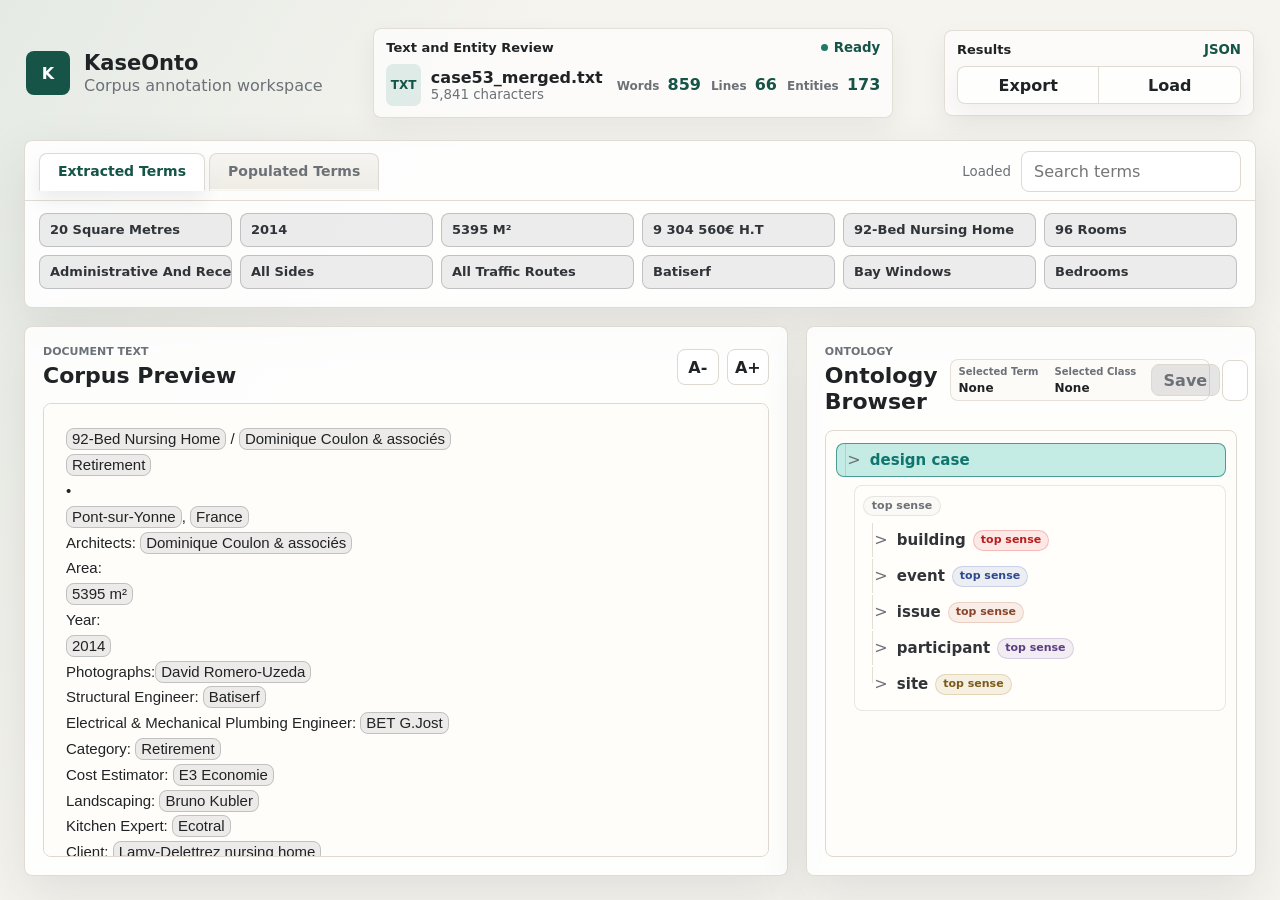
<file: index.html>
<!doctype html>
<html lang="zh-Hant">
  <head>
    <meta charset="utf-8" />
    <meta name="viewport" content="width=device-width, initial-scale=1" />
    <title>KaseOnto Corpus Viewer</title>
    <link rel="stylesheet" href="./styles.css" />
  </head>
  <body>
    <main class="app-shell">
      <aside class="sidebar">
        <div class="brand">
          <div class="brand-main">
            <div class="brand-mark">K</div>
            <div>
              <h1>KaseOnto</h1>
              <p>Corpus annotation workspace</p>
            </div>
          </div>
          <div class="compact-review document-summary" aria-label="Document summary">
            <div class="compact-review-title">
              <span>Text and Entity Review</span>
              <small><i></i>Ready</small>
            </div>
            <div class="document-file">
              <span class="file-icon">TXT</span>
              <span>
                <strong id="file-name">case53_merged.txt</strong>
                <small id="file-meta">Preparing document</small>
              </span>
            </div>
            <div class="compact-stats">
              <span>Words <strong id="word-count">0</strong></span>
              <span>Lines <strong id="line-count">0</strong></span>
              <span>Entities <strong id="entity-count">0</strong></span>
            </div>
          </div>
          <div class="compact-review result-card" aria-label="Result actions">
            <div class="compact-review-title">
              <span>Results</span>
              <small>JSON</small>
            </div>
            <div class="result-actions">
              <button id="export-results" class="secondary-action" type="button">Export</button>
              <button id="load-results" class="secondary-action" type="button">Load</button>
              <input id="results-file" type="file" accept="application/json,.json" hidden />
            </div>
          </div>
        </div>

        <section class="panel entity-panel compact-entity-panel" aria-labelledby="entity-title">
          <div class="panel-heading">
            <div class="entity-tabs" role="tablist" aria-label="Entity list tabs">
              <button
                id="entity-title"
                class="entity-tab is-active"
                type="button"
                role="tab"
                aria-selected="true"
                data-tab="extracted"
              >
                Extracted Terms
              </button>
              <button
                class="entity-tab"
                type="button"
                role="tab"
                aria-selected="false"
                data-tab="populated"
              >
                Populated Terms
              </button>
            </div>
            <div class="entity-head-actions">
              <small id="corpus-status">Loading</small>
              <input id="entity-search" type="search" placeholder="Search terms" aria-label="Search entities" />
            </div>
          </div>
          <div id="entity-list" class="entity-list"></div>
          <div id="empty-terms" class="empty-terms" hidden>Populated Terms is empty for now.</div>
        </section>

        <div class="review-grid">
          <section class="reader-card" aria-labelledby="corpus-title">
            <div class="reader-toolbar">
              <div>
                <p class="eyebrow">Document text</p>
                <h2 id="corpus-title">Corpus Preview</h2>
              </div>
              <div class="reader-actions">
                <button id="decrease-font" class="icon-button" type="button" title="縮小文字">A-</button>
                <button id="increase-font" class="icon-button" type="button" title="放大文字">A+</button>
              </div>
            </div>
            <article id="corpus-text" class="corpus-text" tabindex="0">正在載入 corpus 文字...</article>
          </section>

          <section class="ontology-card" aria-labelledby="ontology-title">
            <div class="ontology-toolbar">
              <div>
                <p class="eyebrow">Ontology</p>
                <h2 id="ontology-title">Ontology Browser</h2>
              </div>
              <div class="ontology-selection" aria-label="Term to ontology mapping">
                <div class="mapping-item">
                  <span>Selected Term</span>
                  <strong id="selected-term-label">None</strong>
                </div>
                <div class="mapping-item">
                  <span>Selected Class</span>
                  <strong id="selected-class-label">None</strong>
                </div>
                <button id="save-population" class="save-population" type="button" disabled>Save</button>
              </div>
              <input
                id="ontology-search"
                type="search"
                placeholder="Search classes"
                aria-label="Search ontology classes"
              />
            </div>
            <div id="ontology-status" class="ontology-status">Loading ontology...</div>
            <div id="ontology-tree" class="ontology-tree" role="tree" aria-label="Ontology hierarchy"></div>
          </section>
        </div>
      </aside>

      <section class="workspace">
        <section class="panel workspace-note" aria-label="Workspace note">
          <p class="eyebrow">Review area</p>
          <h2>Term lists beside the reader</h2>
          <p>Use the left-side tabs to switch term lists while reading the corpus text below it.</p>
        </section>
      </section>
    </main>

    <script src="./app.js"></script>
  </body>
</html>
</file>
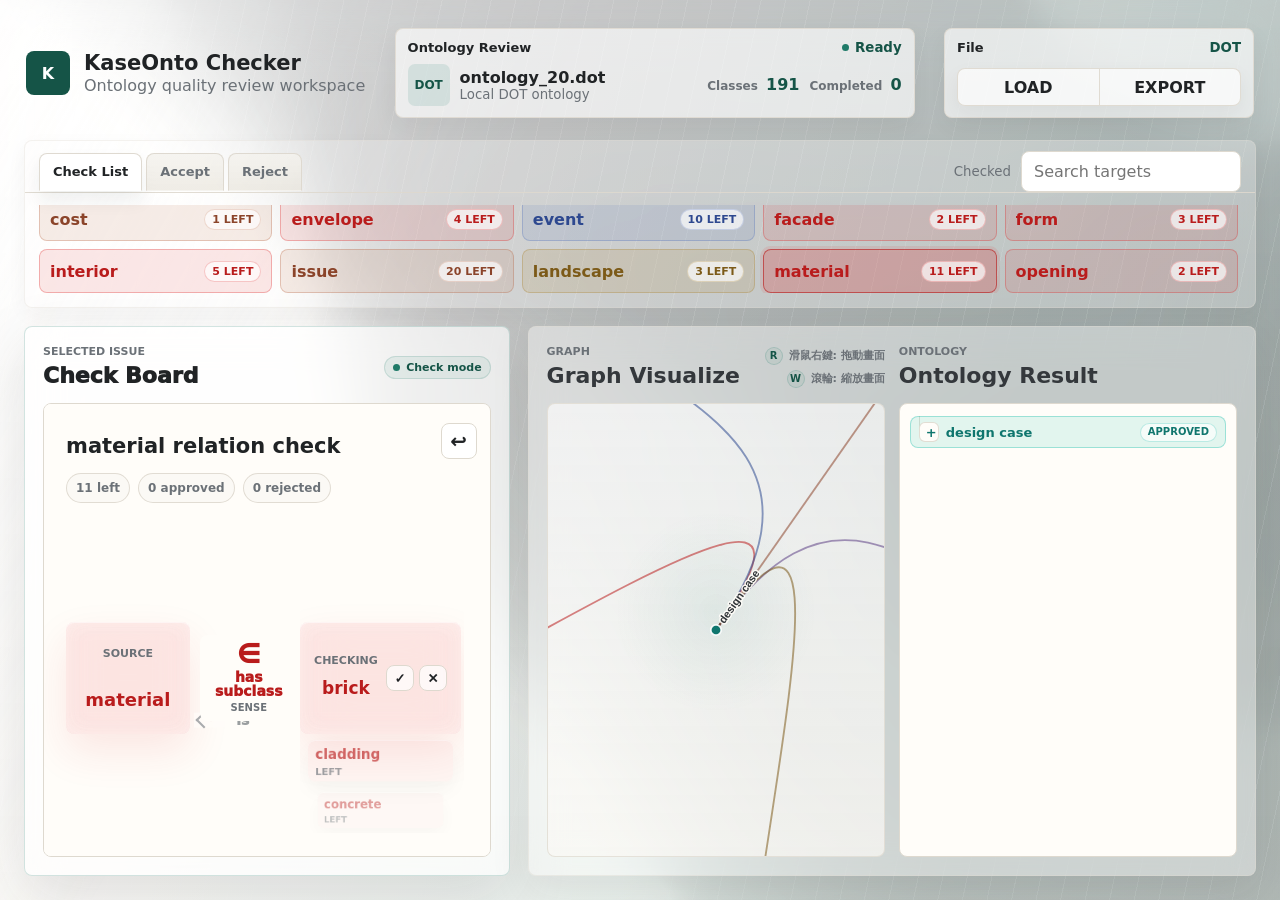
<file: ontology checker/index.html>
<!doctype html>
<html lang="zh-Hant">
  <head>
    <meta charset="utf-8" />
    <meta name="viewport" content="width=device-width, initial-scale=1" />
    <title>KaseOnto Ontology Checker</title>
    <link rel="stylesheet" href="./styles.css" />
  </head>
  <body>
    <main class="app-shell">
      <section class="main-column">
        <header class="brand">
          <div class="brand-main">
            <div class="brand-mark">K</div>
            <div>
              <h1>KaseOnto Checker</h1>
              <p>Ontology quality review workspace</p>
            </div>
          </div>

          <div class="compact-review document-summary" aria-label="Ontology summary">
            <div class="compact-review-title">
              <span>Ontology Review</span>
              <small><i></i>Ready</small>
            </div>
            <div class="document-file">
              <span class="file-icon">DOT</span>
              <span>
                <strong id="ontology-file-name">ontology_20.dot</strong>
                <small>Local DOT ontology</small>
              </span>
            </div>
            <div class="compact-stats">
              <span>Classes <strong id="class-count">128</strong></span>
              <span>Completed <strong id="issue-count">0</strong></span>
            </div>
          </div>

          <div class="compact-review result-card" aria-label="Checker actions">
            <div class="compact-review-title">
              <span>File</span>
              <small>DOT</small>
            </div>
            <div class="result-actions">
              <button id="load-dot" class="secondary-action" type="button">LOAD</button>
              <button id="export-report" class="secondary-action" type="button">EXPORT</button>
              <input id="dot-file-input" class="file-input" type="file" accept=".dot,text/vnd.graphviz,text/plain" />
            </div>
          </div>
        </header>

        <section class="panel issue-panel compact-issue-panel" aria-labelledby="issue-title">
          <div class="panel-heading">
            <div class="issue-tabs" role="tablist" aria-label="Issue list tabs">
              <button
                id="issue-title"
                class="issue-tab is-active"
                type="button"
                role="tab"
                aria-selected="true"
                data-filter="checklist"
              >
                Check List
              </button>
              <button class="issue-tab" type="button" role="tab" aria-selected="false" data-filter="accept">
                Accept
              </button>
              <button class="issue-tab" type="button" role="tab" aria-selected="false" data-filter="reject">
                Reject
              </button>
            </div>
            <div class="issue-head-actions">
              <small id="checker-status">Idle</small>
              <input id="issue-search" type="search" placeholder="Search targets" aria-label="Search targets" />
            </div>
          </div>
          <div id="issue-list" class="issue-list"></div>
        </section>

        <div class="review-grid">
          <section class="reader-card" aria-labelledby="detail-title">
            <div class="reader-toolbar">
              <div>
                <p class="eyebrow">Selected issue</p>
                <h2 id="detail-title">Check Board</h2>
              </div>
              <div class="reader-actions">
                <small id="checking-mode-status" class="mode-status"><i></i>Check mode</small>
              </div>
            </div>
            <button id="back-target" class="back-button" type="button" title="Return to previous target">↩</button>
            <article id="issue-detail" class="issue-detail" tabindex="0"></article>
          </section>

          <section class="ontology-card" aria-label="Ontology result workspace">
            <div class="ontology-result-grid">
              <!-- 左側先保留 graph visualize 的視覺容器，之後可接上即時 graph rendering。 -->
              <section class="graph-panel" aria-labelledby="graph-title">
                <div class="graph-panel-heading">
                  <div>
                    <p class="eyebrow">Graph</p>
                    <h2 id="graph-title">Graph Visualize</h2>
                  </div>
                  <div class="graph-help" aria-label="Graph controls">
                    <div class="graph-help-item">
                      <span class="graph-help-icon" aria-hidden="true">R</span>
                      <span>滑鼠右鍵: 拖動畫面</span>
                    </div>
                    <div class="graph-help-item">
                      <span class="graph-help-icon" aria-hidden="true">W</span>
                      <span>滾輪: 縮放畫面</span>
                    </div>
                  </div>
                </div>
                <div id="graph-visualize" class="graph-visualize" role="img" aria-label="Ontology result radial graph"></div>
              </section>

              <!-- 右側維持既有 Ontology Result tree，讓目前的 selection 與搜尋邏輯不用改。 -->
              <section class="result-panel" aria-labelledby="ontology-title">
                <div class="ontology-toolbar">
                  <div>
                    <p class="eyebrow">Ontology</p>
                    <h2 id="ontology-title">Ontology Result</h2>
                  </div>
                </div>
                <div id="class-list" class="class-list ontology-tree" role="tree" aria-label="Ontology result"></div>
              </section>
            </div>
          </section>
        </div>
      </section>
    </main>

    <dialog id="export-dialog" class="export-dialog" aria-labelledby="export-dialog-title">
      <form id="export-form" class="export-dialog-panel" method="dialog">
        <div class="export-dialog-heading">
          <div>
            <p class="eyebrow">File</p>
            <h2 id="export-dialog-title">Export DOT</h2>
          </div>
          <button id="export-cancel" class="export-close-button" type="button" aria-label="Close export dialog">×</button>
        </div>
        <label class="export-field">
          <span>Filename</span>
          <input id="export-file-name" type="text" autocomplete="off" spellcheck="false" />
        </label>
        <p class="export-help">Choose where to save this checked ontology DOT file.</p>
        <div class="export-dialog-actions">
          <button class="secondary-action" type="button" id="export-save">SAVE AS</button>
        </div>
      </form>
    </dialog>

    <script src="./app.js"></script>
  </body>
</html>
</file>
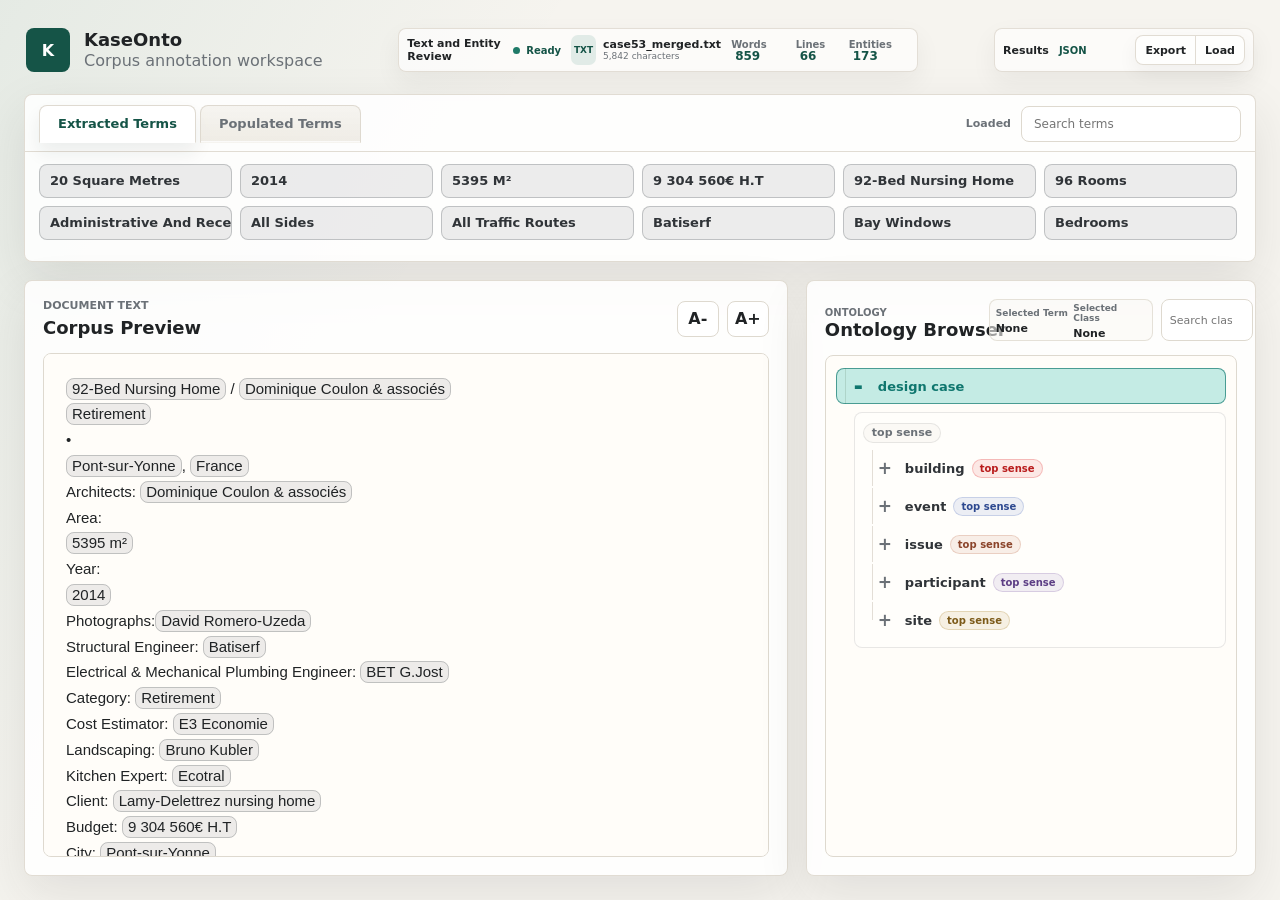
<file: versions/v1_current_ui/index.html>
<!doctype html>
<html lang="zh-Hant">
  <head>
    <meta charset="utf-8" />
    <meta name="viewport" content="width=device-width, initial-scale=1" />
    <title>KaseOnto Corpus Viewer</title>
    <link rel="stylesheet" href="./styles.css" />
  </head>
  <body>
    <main class="app-shell">
      <aside class="sidebar">
        <div class="brand">
          <div class="brand-main">
            <div class="brand-mark">K</div>
            <div>
              <h1>KaseOnto</h1>
              <p>Corpus annotation workspace</p>
            </div>
          </div>
          <div class="compact-review document-summary" aria-label="Document summary">
            <div class="compact-review-title">
              <span>Text and Entity Review</span>
              <small><i></i>Ready</small>
            </div>
            <div class="document-file">
              <span class="file-icon">TXT</span>
              <span>
                <strong id="file-name">case53_merged.txt</strong>
                <small id="file-meta">Preparing document</small>
              </span>
            </div>
            <div class="compact-stats">
              <span>Words <strong id="word-count">0</strong></span>
              <span>Lines <strong id="line-count">0</strong></span>
              <span>Entities <strong id="entity-count">0</strong></span>
            </div>
          </div>
          <div class="compact-review result-card" aria-label="Result actions">
            <div class="compact-review-title">
              <span>Results</span>
              <small>JSON</small>
            </div>
            <div class="result-actions">
              <button id="export-results" class="secondary-action" type="button">Export</button>
              <button id="load-results" class="secondary-action" type="button">Load</button>
              <input id="results-file" type="file" accept="application/json,.json" hidden />
            </div>
          </div>
        </div>

        <section class="panel entity-panel compact-entity-panel" aria-labelledby="entity-title">
          <div class="panel-heading">
            <div class="entity-tabs" role="tablist" aria-label="Entity list tabs">
              <button
                id="entity-title"
                class="entity-tab is-active"
                type="button"
                role="tab"
                aria-selected="true"
                data-tab="extracted"
              >
                Extracted Terms
              </button>
              <button
                class="entity-tab"
                type="button"
                role="tab"
                aria-selected="false"
                data-tab="populated"
              >
                Populated Terms
              </button>
            </div>
            <div class="entity-head-actions">
              <small id="corpus-status">Loading</small>
              <input id="entity-search" type="search" placeholder="Search terms" aria-label="Search entities" />
            </div>
          </div>
          <div id="entity-list" class="entity-list"></div>
          <div id="empty-terms" class="empty-terms" hidden>Populated Terms is empty for now.</div>
        </section>

        <div class="review-grid">
          <section class="reader-card" aria-labelledby="corpus-title">
            <div class="reader-toolbar">
              <div>
                <p class="eyebrow">Document text</p>
                <h2 id="corpus-title">Corpus Preview</h2>
              </div>
              <div class="reader-actions">
                <button id="decrease-font" class="icon-button" type="button" title="縮小文字">A-</button>
                <button id="increase-font" class="icon-button" type="button" title="放大文字">A+</button>
              </div>
            </div>
            <article id="corpus-text" class="corpus-text" tabindex="0">正在載入 corpus 文字...</article>
          </section>

          <section class="ontology-card" aria-labelledby="ontology-title">
            <div class="ontology-toolbar">
              <div class="ontology-title-group">
                <p class="eyebrow">Ontology</p>
                <h2 id="ontology-title">Ontology Browser</h2>
              </div>
              <div class="ontology-selection" aria-label="Term to ontology mapping">
                <div class="mapping-item">
                  <span>Selected Term</span>
                  <strong id="selected-term-label">None</strong>
                </div>
                <div class="mapping-item">
                  <span>Selected Class</span>
                  <strong id="selected-class-label">None</strong>
                </div>
              </div>
              <input
                id="ontology-search"
                type="search"
                placeholder="Search classes"
                aria-label="Search ontology classes"
              />
            </div>
            <div id="ontology-status" class="ontology-status">Loading ontology...</div>
            <div id="ontology-tree" class="ontology-tree" role="tree" aria-label="Ontology hierarchy"></div>
          </section>
        </div>
      </aside>

      <section class="workspace">
        <section class="panel workspace-note" aria-label="Workspace note">
          <p class="eyebrow">Review area</p>
          <h2>Term lists beside the reader</h2>
          <p>Use the left-side tabs to switch term lists while reading the corpus text below it.</p>
        </section>
      </section>
    </main>

    <script src="./app.js"></script>
  </body>
</html>
</file>
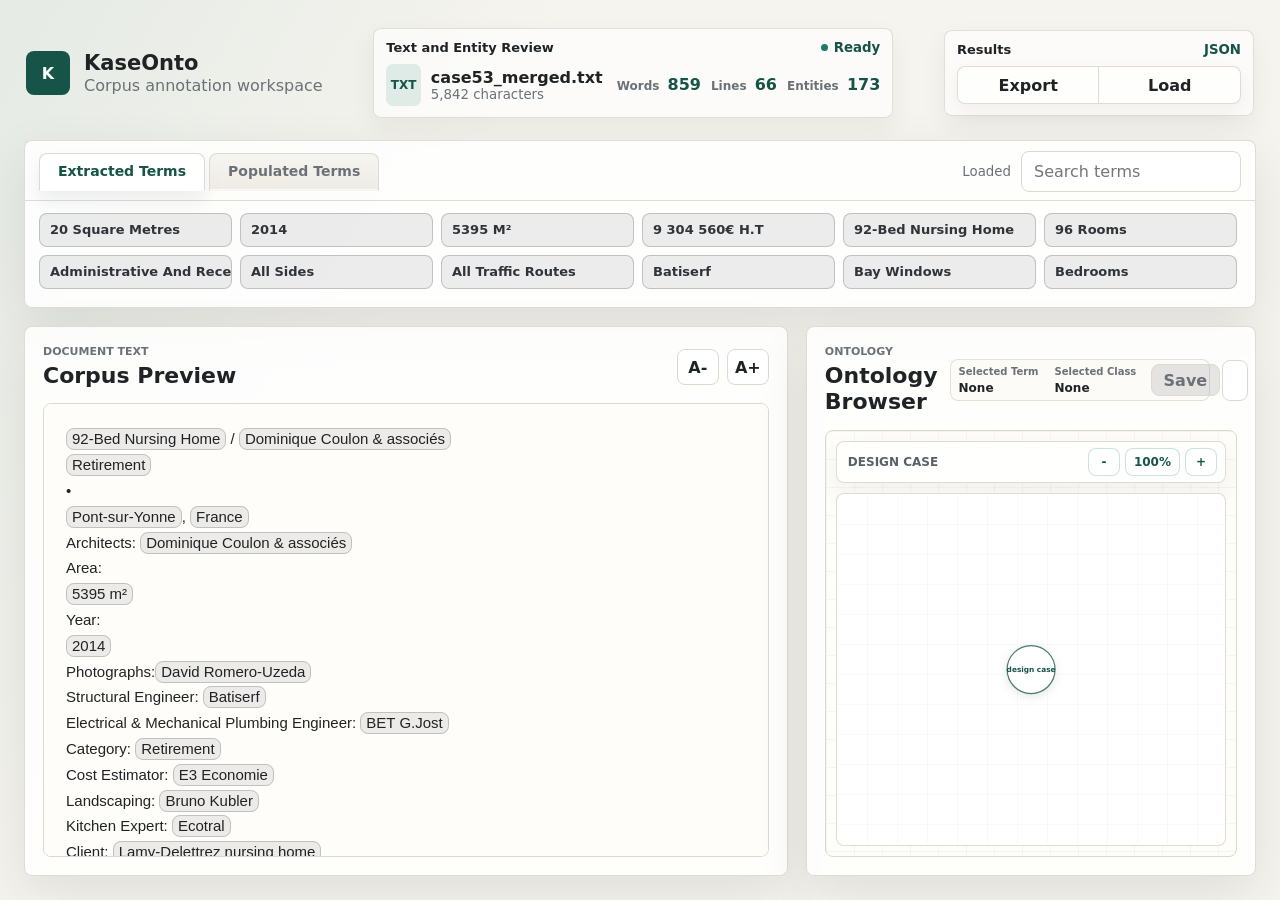
<file: versions/v2_working/index.html>
<!doctype html>
<html lang="zh-Hant">
  <head>
    <meta charset="utf-8" />
    <meta name="viewport" content="width=device-width, initial-scale=1" />
    <title>KaseOnto Corpus Viewer</title>
    <link rel="stylesheet" href="./styles.css?v=radial-svg-2" />
  </head>
  <body>
    <main class="app-shell">
      <aside class="sidebar">
        <div class="brand">
          <div class="brand-main">
            <div class="brand-mark">K</div>
            <div>
              <h1>KaseOnto</h1>
              <p>Corpus annotation workspace</p>
            </div>
          </div>
          <div class="compact-review document-summary" aria-label="Document summary">
            <div class="compact-review-title">
              <span>Text and Entity Review</span>
              <small><i></i>Ready</small>
            </div>
            <div class="document-file">
              <span class="file-icon">TXT</span>
              <span>
                <strong id="file-name">case53_merged.txt</strong>
                <small id="file-meta">Preparing document</small>
              </span>
            </div>
            <div class="compact-stats">
              <span>Words <strong id="word-count">0</strong></span>
              <span>Lines <strong id="line-count">0</strong></span>
              <span>Entities <strong id="entity-count">0</strong></span>
            </div>
          </div>
          <div class="compact-review result-card" aria-label="Result actions">
            <div class="compact-review-title">
              <span>Results</span>
              <small>JSON</small>
            </div>
            <div class="result-actions">
              <button id="export-results" class="secondary-action" type="button">Export</button>
              <button id="load-results" class="secondary-action" type="button">Load</button>
              <input id="results-file" type="file" accept="application/json,.json" hidden />
            </div>
          </div>
        </div>

        <section class="panel entity-panel compact-entity-panel" aria-labelledby="entity-title">
          <div class="panel-heading">
            <div class="entity-tabs" role="tablist" aria-label="Entity list tabs">
              <button
                id="entity-title"
                class="entity-tab is-active"
                type="button"
                role="tab"
                aria-selected="true"
                data-tab="extracted"
              >
                Extracted Terms
              </button>
              <button
                class="entity-tab"
                type="button"
                role="tab"
                aria-selected="false"
                data-tab="populated"
              >
                Populated Terms
              </button>
            </div>
            <div class="entity-head-actions">
              <small id="corpus-status">Loading</small>
              <input id="entity-search" type="search" placeholder="Search terms" aria-label="Search entities" />
            </div>
          </div>
          <div id="entity-list" class="entity-list"></div>
          <div id="empty-terms" class="empty-terms" hidden>Populated Terms is empty for now.</div>
        </section>

        <div class="review-grid">
          <section class="reader-card" aria-labelledby="corpus-title">
            <div class="reader-toolbar">
              <div>
                <p class="eyebrow">Document text</p>
                <h2 id="corpus-title">Corpus Preview</h2>
              </div>
              <div class="reader-actions">
                <button id="decrease-font" class="icon-button" type="button" title="縮小文字">A-</button>
                <button id="increase-font" class="icon-button" type="button" title="放大文字">A+</button>
              </div>
            </div>
            <article id="corpus-text" class="corpus-text" tabindex="0">正在載入 corpus 文字...</article>
          </section>

          <section class="ontology-card" aria-labelledby="ontology-title">
            <div class="ontology-toolbar">
              <div>
                <p class="eyebrow">Ontology</p>
                <h2 id="ontology-title">Ontology Browser</h2>
              </div>
              <div class="ontology-selection" aria-label="Term to ontology mapping">
                <div class="mapping-item">
                  <span>Selected Term</span>
                  <strong id="selected-term-label">None</strong>
                </div>
                <div class="mapping-item">
                  <span>Selected Class</span>
                  <strong id="selected-class-label">None</strong>
                </div>
                <button id="save-population" class="save-population" type="button" disabled>Save</button>
              </div>
              <input
                id="ontology-search"
                type="search"
                placeholder="Search classes"
                aria-label="Search ontology classes"
              />
            </div>
            <div id="ontology-status" class="ontology-status">Loading ontology...</div>
            <div id="ontology-tree" class="ontology-tree" role="tree" aria-label="Ontology hierarchy"></div>
          </section>
        </div>
      </aside>

      <section class="workspace">
        <section class="panel workspace-note" aria-label="Workspace note">
          <p class="eyebrow">Review area</p>
          <h2>Term lists beside the reader</h2>
          <p>Use the left-side tabs to switch term lists while reading the corpus text below it.</p>
        </section>
      </section>
    </main>

    <script src="./app.js?v=radial-svg-2"></script>
  </body>
</html>
</file>
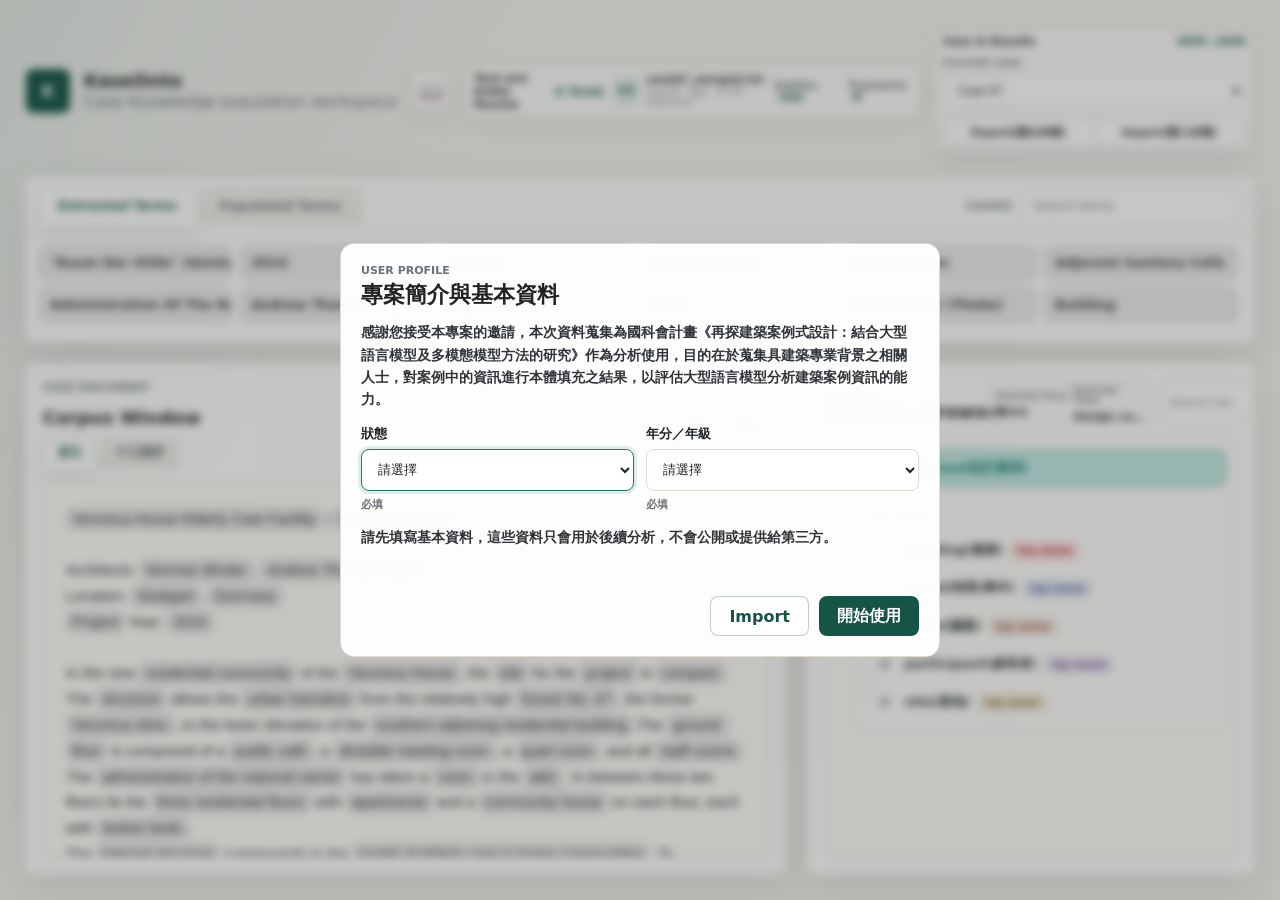
<file: versions/v3_ui/index.html>
<!doctype html>
<html lang="zh-Hant">
  <head>
    <meta charset="utf-8" />
    <meta name="viewport" content="width=device-width, initial-scale=1" />
    <title>KaseOnto Corpus Viewer</title>
    <link rel="stylesheet" href="./styles.css" />
  </head>
  <body>
    <dialog id="profile-dialog" class="profile-dialog" aria-labelledby="profile-dialog-title">
      <form id="profile-form" class="profile-dialog-panel" novalidate>
        <div class="profile-dialog-heading">
          <div>
            <p class="eyebrow">User Profile</p>
            <h2 id="profile-dialog-title">專案簡介</h2>
          </div>
        </div>
        <p class="profile-dialog-copy profile-project-copy">感謝您接受本專案的邀請，本次資料蒐集為國科會計畫《再探建築案例式設計：結合大型語言模型及多模態模型方法的研究》作為分析使用，目的在於蒐集具建築專業背景之相關人士，對案例中的資訊進行本體填充之結果，以評估大型語言模型分析建築案例資訊的能力。</p>
        <div class="profile-form-grid">
          <label class="profile-field">
            <span>姓名</span>
            <input id="profile-name" name="name" type="text" autocomplete="name" />
            <small>選填</small>
          </label>
          <label class="profile-field">
            <span>學號</span>
            <input id="profile-student-id" name="studentId" type="text" autocomplete="off" />
            <small>選填</small>
          </label>
          <label class="profile-field">
            <span>學歷</span>
            <select id="profile-education" name="education" required>
              <option value="">請選擇</option>
              <option value="大學">大學</option>
              <option value="碩士">碩士</option>
              <option value="博士">博士</option>
              <option value="其他">其他</option>
            </select>
            <small>必填</small>
          </label>
          <label class="profile-field">
            <span>年級</span>
            <input id="profile-grade" name="grade" type="text" autocomplete="off" required />
            <small>必填</small>
          </label>
        </div>
        <p class="profile-dialog-copy profile-form-note">請先填寫基本資料，這些資料只會用於後續分析，不會公開或提供給第三方。</p>
        <p id="profile-error" class="profile-error" role="alert"></p>
        <div class="profile-dialog-actions">
          <button id="profile-submit" class="secondary-action" type="button">開始使用</button>
        </div>
      </form>
    </dialog>

    <main class="app-shell">
      <aside class="sidebar">
        <div class="brand">
          <div class="brand-main">
            <div class="brand-mark">K</div>
            <div>
              <h1>KaseOnto</h1>
              <p>Case Knowledge population workspace</p>
            </div>
            <button id="manual-guide" class="manual-guide-button" type="button" title="Open guide" aria-label="Open guide">
              <span aria-hidden="true">📖</span>
            </button>
          </div>
          <div class="compact-review document-summary" aria-label="Document summary">
            <div class="compact-review-title">
              <span>Text and Entity Review</span>
              <small><i></i>Ready</small>
            </div>
            <div class="document-file">
              <span class="file-icon">TXT</span>
              <span>
                <strong id="file-name">case53_merged.txt</strong>
                <small id="file-meta">Preparing document</small>
              </span>
            </div>
            <div class="compact-stats">
              <span>Entities <strong id="entity-count">0</strong></span>
              <span>Populated <strong id="populated-count">0</strong></span>
            </div>
          </div>
          <div class="compact-review case-result-card" aria-label="Case and result actions">
            <div class="compact-review-title">
              <span>Case & Results</span>
              <small>DATA / JSON</small>
            </div>
            <div class="case-result-body">
              <label class="case-picker">
                <span>Current case</span>
                <select id="case-select" aria-label="Select case">
                  <option value="">Loading cases...</option>
                </select>
              </label>
              <div class="result-actions" aria-label="Result actions">
                <button id="export-results" class="secondary-action" type="button">Export(匯出存檔)</button>
                <button id="load-results" class="secondary-action" type="button">Import(匯入存檔)</button>
                <input id="results-file" type="file" accept="application/json,.json" hidden />
              </div>
            </div>
          </div>
        </div>

        <section class="panel entity-panel compact-entity-panel" aria-labelledby="entity-title">
          <div class="panel-heading">
            <div class="entity-tabs" role="tablist" aria-label="Entity list tabs">
              <button
                id="entity-title"
                class="entity-tab is-active"
                type="button"
                role="tab"
                aria-selected="true"
                data-tab="extracted"
              >
                Extracted Terms
              </button>
              <button
                class="entity-tab"
                type="button"
                role="tab"
                aria-selected="false"
                data-tab="populated"
              >
                Populated Terms
              </button>
            </div>
            <div class="entity-head-actions">
              <small id="corpus-status">Loading</small>
              <input id="entity-search" type="search" placeholder="Search terms" aria-label="Search entities" />
            </div>
          </div>
          <div id="entity-list" class="entity-list"></div>
          <div id="empty-terms" class="empty-terms" hidden>Populated Terms is empty for now.</div>
        </section>

        <div class="review-grid">
          <section class="reader-card" aria-labelledby="corpus-title">
            <div class="reader-toolbar">
              <div class="reader-title-group">
                <p class="eyebrow">Case document</p>
                <h2 id="corpus-title">Corpus Window</h2>
                <div class="corpus-tabs" role="tablist" aria-label="Corpus view tabs">
                  <button
                    class="corpus-tab is-active"
                    type="button"
                    role="tab"
                    aria-selected="true"
                    data-corpus-tab="original"
                  >
                    原文
                  </button>
                  <button
                    class="corpus-tab"
                    type="button"
                    role="tab"
                    aria-selected="false"
                    data-corpus-tab="translation"
                  >
                    中文翻譯
                  </button>
                </div>
              </div>
              <div class="reader-actions">
                <button id="decrease-font" class="icon-button" type="button" title="縮小文字">A-</button>
                <button id="increase-font" class="icon-button" type="button" title="放大文字">A+</button>
              </div>
            </div>
            <article id="corpus-text" class="corpus-text" tabindex="0">正在載入 corpus 文字...</article>
          </section>

          <section class="ontology-card" aria-labelledby="ontology-title">
            <div class="ontology-toolbar">
              <div class="ontology-title-group">
                <p class="eyebrow">Ontology</p>
                <h2 id="ontology-title">Ontology Browser</h2>
              </div>
              <div class="ontology-selection" aria-label="Term to ontology mapping">
                <div class="mapping-item">
                  <span>Selected Term</span>
                  <strong id="selected-term-label">None</strong>
                </div>
                <div class="mapping-item">
                  <span>Selected Class</span>
                  <strong id="selected-class-label">None</strong>
                </div>
              </div>
              <input
                id="ontology-search"
                type="search"
                placeholder="Search classes"
                aria-label="Search ontology classes"
              />
            </div>
            <div id="ontology-status" class="ontology-status">Loading ontology...</div>
            <div id="ontology-tree" class="ontology-tree" role="tree" aria-label="Ontology hierarchy"></div>
          </section>
        </div>
      </aside>

      <section class="workspace">
        <section class="panel workspace-note" aria-label="Workspace note">
          <p class="eyebrow">Review area</p>
          <h2>Term lists beside the reader</h2>
          <p>Use the left-side tabs to switch term lists while reading the corpus text below it.</p>
        </section>
      </section>
    </main>

    <dialog id="manual-dialog" class="manual-dialog" aria-labelledby="manual-dialog-title">


      
      <section class="manual-dialog-panel">
        <div class="manual-dialog-heading">
          <div>
            <p class="eyebrow">Introduction of Ontology</p>
            <h2 id="manual-dialog-title">甚麼是本體?</h2>
          </div>
          <button id="manual-close" class="manual-close-button" type="button" aria-label="Close guide dialog">×</button>
        </div>
        <div class="manual-dialog-body">
          <section>
            <h3>What is Ontology?</h3>
            <p class="ontology-help-text">
              Ontology 是一種用來整理與定義概念、關係與屬性的知識結構，幫助人和系統用一致的方式理解同一個世界。
            </p>

            <div class="ontology-example">
              <strong class="ontology-example-title">Example: </strong>
              <ul class="ontology-example-list">
                <li>subclass(概念上/下位關係): Bedroom(臥室) 是一種 Room(房間) 。</li>
                <li>part of(概念之間「部分/包含」關係): Window(窗) 是 Wall(牆) 的一部分。</li>
                <li>feature attribute(概念的特徵屬性): Orientation(方位面向) 是 Room(房間) 的特徵屬性。</li>
                <li>data attribute: Room Area(房間的面積) = 12 m²。</li>
              </ul>
            </div>
          </section>

          <section>
            <h3>Kase Ontology 本體介紹</h3>
            <p class="ontology-help-text">
              Kase Ontology 是專為建築案例資訊建模的本體，最上層的概念幫含一下五個面向:
            </p>
            <ul>
              <li><em>building</em> 表示建築相關的類別，例如空間、構件、材料或建築型態。</li>
              <li><em>participant</em> 表示參與者或角色類別。</li>
              <li><em>event</em> 表示事件、活動或行為類別。</li>
              <li><em>issue</em> 表示問題、議題或設計考量。</li>
              <li><em>site</em> 表示基地、環境或場域條件。</li>
            </ul>
          </section>
          <section>
            <h3>Kase Ontology Relation type</h3>
            <ul>
              <li><em>has feature</em> 表示 children 是 parent 的特徵或屬性。</li>
              <li><em>has subclass</em> 表示 children 是 parent 的子類別。</li>
              <li><em>has data</em> 表示 children 是 parent 的資料屬性。</li>
              <li><em>has part</em> 表示 children 是 parent 的組成部分。</li>
            </ul>
          </section>

        <div class="manual-dialog-heading">
          <div>
            <p class="eyebrow">Guide</p>
            <h2 id="manual-dialog-title">介面說明</h2>
          </div>
          <button id="manual-close" class="manual-close-button" type="button" aria-label="Close guide dialog">×</button>
        </div>
        <div class="manual-dialog-body">
          <section>
            <h3>Corpus Window</h3>
            <ul>
              <li>視窗為當前<em>Case</em>完整敘述內容，以及被框選的待<em>「分類實體」</em>。</li>
              <li><em>「分類實體」</em>可以透過滑鼠選取，並在<em>Ontology Browser</em>視窗進行分類。</li>
            </ul>
          </section>
          <section>
            <h3>Extracted Terms & Populated Terms</h3>
            <ul>
              <li><em>「Extracted Terms」</em> 會顯示所有「待分類實體」。</li>
              <li><em>「Populated Terms」</em>會顯示所有「已分類實體」。</li>
            </ul>
          </section>
          <section>
            <h3>Ontology Browser</h3>
            <ul>
            
              <li> 完整本體操作面板，當選定「待分類實體」即可進行概念分類。 </li>
              <li> 點選「概念」後即會出現「Save」按鈕，點擊即可完成該實體分類。 </li>
              <li> 「+」為向下展開概念內容，「-」為返回上層概念內容。 </li>
            </ul>
          </section>
          
        <div class="manual-dialog-heading">
          <div>
            <p class="eyebrow">Task</p>
            <h2 id="manual-dialog-title">任務說明</h2>
          <ul>
              <li> 總共有3個case需要請您幫忙進行「實體分類。」 </li>
              <li> 當所有實體被分類完成，即可點選右上角的「Export」按鍵存檔。 </li>
            </ul>

          </div>
          
        
      </section>
    </dialog>

    <script src="./embedded-data.js"></script>
    <script src="./app.js"></script>
  </body>
</html>
</file>
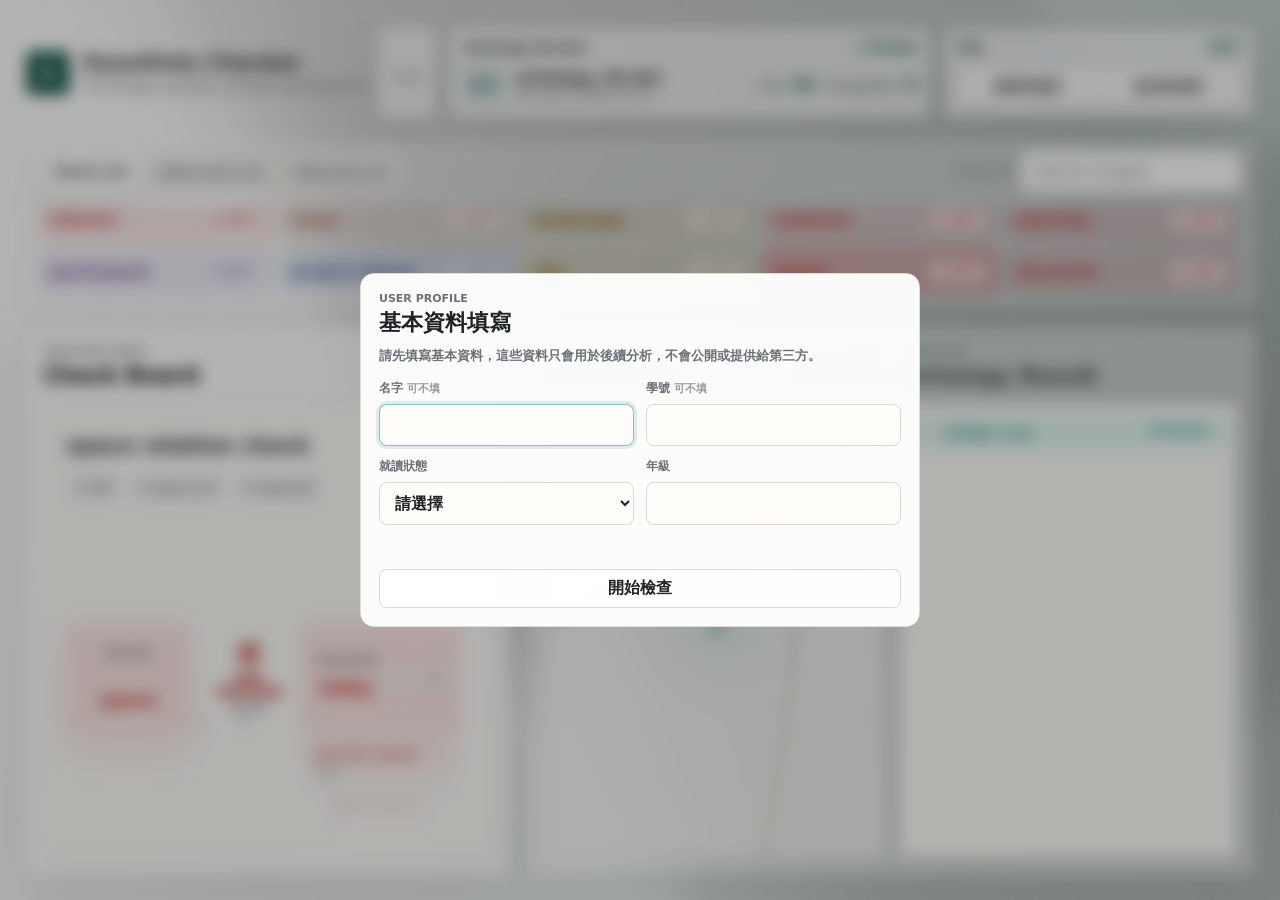
<file: kase checker526/KaseOnto Ontology Checker.html>
<!doctype html>
<html lang="zh-Hant">
  <head>
    <meta charset="utf-8" />
    <meta name="viewport" content="width=device-width, initial-scale=1" />
    <title>KaseOnto Ontology Checker</title>
    <link rel="stylesheet" href="./styles.css" />
  </head>
  <body>
    <main class="app-shell">
      <section class="main-column">
        <header class="brand">
          <div class="brand-main">
            <div class="brand-mark">K</div>
            <div>
              <h1>KaseOnto Checker</h1>
              <p>Ontology quality review workspace</p>
            </div>
            <button id="manual-guide" class="manual-guide-button" type="button" title="Open guide" aria-label="Open guide">
              <span aria-hidden="true">📖</span>
            </button>
          </div>

          <div class="compact-review document-summary" aria-label="Ontology summary">
            <div class="compact-review-title">
              <span>Ontology Review</span>
              <small><i></i>Ready</small>
            </div>
            <div class="document-file">
              <span class="file-icon">DOT</span>
              <span>
                <strong id="ontology-file-name">ontology_20.dot</strong>
                <small>Bundled default DOT</small>
              </span>
            </div>
            <div class="compact-stats">
              <span>Left <strong id="class-count">0</strong></span>
              <span>Completed <strong id="issue-count">0</strong></span>
            </div>
          </div>

          <div class="compact-review result-card" aria-label="Checker actions">
            <div class="compact-review-title">
              <span>File</span>
              <small>DOT</small>
            </div>
            <div class="result-actions">
              <button id="load-dot" class="secondary-action" type="button">IMPORT</button>
              <button id="export-report" class="secondary-action" type="button">EXPORT</button>
              <input id="dot-file-input" class="file-input" type="file" accept=".dot,text/vnd.graphviz,text/plain" />
            </div>
          </div>
        </header>

        <section class="panel issue-panel compact-issue-panel" aria-labelledby="issue-title">
          <div class="panel-heading">
            <div class="issue-tabs" role="tablist" aria-label="Issue list tabs">
              <button
                id="issue-title"
                class="issue-tab is-active"
                type="button"
                role="tab"
                aria-selected="true"
                data-filter="checklist"
              >
                Check List
              </button>
              <button class="issue-tab" type="button" role="tab" aria-selected="false" data-filter="accept">
                Approved List
              </button>
              <button class="issue-tab" type="button" role="tab" aria-selected="false" data-filter="reject">
                Rejected List
              </button>
            </div>
            <div class="issue-head-actions">
              <small id="checker-status">Idle</small>
              <input id="issue-search" type="search" placeholder="Search targets" aria-label="Search targets" />
            </div>
          </div>
          <div id="issue-list" class="issue-list"></div>
        </section>

        <div class="review-grid">
          <section class="reader-card" aria-labelledby="detail-title">
            <div class="reader-toolbar">
              <div>
                <p class="eyebrow">Selected issue</p>
                <h2 id="detail-title">Check Board</h2>
              </div>
              <div class="reader-actions">
                <small id="checking-mode-status" class="mode-status"><i></i>Check mode</small>
              </div>
            </div>
            <button id="back-target" class="back-button" type="button" title="Return to previous target">↩</button>
            <article id="issue-detail" class="issue-detail" tabindex="0"></article>
          </section>

          <section class="ontology-card" aria-label="Ontology result workspace">
            <div class="ontology-result-grid">
              <!-- 左側先保留 graph visualize 的視覺容器，之後可接上即時 graph rendering。 -->
              <section class="graph-panel" aria-labelledby="graph-title">
                <div class="graph-panel-heading">
                  <div>
                    <p class="eyebrow">Graph</p>
                    <h2 id="graph-title">Radial Tree</h2>
                  </div>
                  <div class="graph-help" aria-label="Graph controls">
                    <div class="graph-help-item">
                      <span class="graph-help-icon" aria-hidden="true">R</span>
                      <span>滑鼠右鍵: 拖動畫面</span>
                    </div>
                    <div class="graph-help-item">
                      <span class="graph-help-icon" aria-hidden="true">W</span>
                      <span>滾輪: 縮放畫面</span>
                    </div>
                  </div>
                </div>
                <div id="graph-visualize" class="graph-visualize" role="img" aria-label="Ontology result radial graph"></div>
              </section>

              <!-- 右側維持既有 Ontology Result tree，讓目前的 selection 與搜尋邏輯不用改。 -->
              <section class="result-panel" aria-labelledby="ontology-title">
                <div class="ontology-toolbar">
                  <div>
                    <p class="eyebrow">Ontology</p>
                    <h2 id="ontology-title">Ontology Result</h2>
                  </div>
                </div>
                <div id="class-list" class="class-list ontology-tree" role="tree" aria-label="Ontology result"></div>
              </section>
            </div>
          </section>
        </div>
      </section>
    </main>

    <dialog id="profile-dialog" class="profile-dialog" aria-labelledby="profile-dialog-title">
      <form id="profile-form" class="profile-dialog-panel" novalidate>
        <div class="profile-dialog-heading">
          <div>
            <p class="eyebrow">User Profile</p>
            <h2 id="profile-dialog-title">基本資料填寫</h2>
          </div>
        </div>
        <p class="profile-dialog-copy">請先填寫基本資料，這些資料只會用於後續分析，不會公開或提供給第三方。</p>
        <div class="profile-form-grid">
          <label class="profile-field">
            <span>名字 <small>可不填</small></span>
            <input id="profile-name" name="name" type="text" autocomplete="name" />
          </label>
          <label class="profile-field">
            <span>學號 <small>可不填</small></span>
            <input id="profile-student-id" name="studentId" type="text" autocomplete="off" />
          </label>
          <label class="profile-field">
            <span>就讀狀態</span>
            <select id="profile-education" name="education" required>
              <option value="">請選擇</option>
              <option value="高中">高中</option>
              <option value="專科">專科</option>
              <option value="大學">大學</option>
              <option value="碩士">碩士</option>
              <option value="博士">博士</option>
              <option value="其他">其他</option>
            </select>
          </label>
          <label class="profile-field">
            <span>年級</span>
            <input id="profile-grade" name="grade" type="text" autocomplete="off" required />
          </label>

        </div>
        <p id="profile-error" class="profile-error" role="alert"></p>
        <div class="profile-dialog-actions">
          <button id="profile-submit" class="secondary-action" type="button">開始檢查</button>
        </div>
      </form>
    </dialog>

    <dialog id="export-dialog" class="export-dialog" aria-labelledby="export-dialog-title">
      <form id="export-form" class="export-dialog-panel" method="dialog">
        <div class="export-dialog-heading">
          <div>
            <p class="eyebrow">File</p>
            <h2 id="export-dialog-title">Export DOT</h2>
          </div>
          <button id="export-cancel" class="export-close-button" type="button" aria-label="Close export dialog">×</button>
        </div>
        <label class="export-field">
          <span>Filename</span>
          <input id="export-file-name" type="text" autocomplete="off" spellcheck="false" />
        </label>
        <p class="export-help">Choose where to save this checked ontology DOT file.</p>
        <div class="export-dialog-actions">
          <button class="secondary-action" type="button" id="export-save">SAVE AS</button>
        </div>
      </form>
    </dialog>

    <dialog id="manual-dialog" class="manual-dialog" aria-labelledby="manual-dialog-title">
      <section class="manual-dialog-panel">
        <div class="manual-dialog-heading">
          <div>
            <p class="eyebrow">Guide</p>
            <h2 id="manual-dialog-title">使用說明</h2>
          </div>
          <button id="manual-close" class="export-close-button" type="button" aria-label="Close guide dialog">×</button>
        </div>
        <div class="manual-dialog-body">
          <section>
            <h3>Check Board</h3>
            <ul>
              <li>左側是目前檢查的<em>source class</em>，右側是依序檢查的<em>target class</em>。</li>
              <li>按 ✓ 接受目前關係，按 ✕ 選擇錯誤原因並拒絕。</li>
              <li>選擇「其他」時，需要填寫原因後才能確認拒絕。</li>
              <li>「↩」可撤回上一筆判定並回到上一個 target。</li>
            </ul>
          </section>
          <section>
            <h3>Result</h3>
            <ul>
              <li><em>Radial Tree</em> 以放射狀圖顯示目前已接受的 ontology 結果。</li>
              <li><em>Ontology Result</em> 以階層樹狀清單顯示已接受的 class path。</li>
              <li>點選<em>Radial Tree</em> 或 <em>Ontology Result</em> 中的已接受 class，會同步切到「Accept」並進入 Edit mode。</li>
              <li>未被接受的 class 不會出現在 Result；若需要修改，請從「Reject」進入編輯。</li>
            </ul>
          </section>
        </div>
        <div>
            <p class="eyebrow">Definition</p>
            <h2 id="manual-dialog-title">定義說明</h2>
          </div>
          <div class="manual-dialog-body">
          <section>
            <h3>Sense</h3>
            <ul>
              <li>「<em>buildings</em>」:描述建築的基本構成，包含:空間元件,建築元件,構造元件等等。</li>
              <li>「<em>participant</em>」:描述建築案例涉及到之利害關係人。</li>
              <li>「<em>event</em>」: 描述建築案例事件或時間相關的概念。</li>
              <li>「<em>issue</em>」:描述建築中的議題。</li>
              <li>「<em>site</em>」:描述建築中的基地相關內容。</li>
            </ul>
      </section>
      <section>
            <h3>Relation type</h3>
            <ul>
              <li>「<em>has feature</em>」:<em>children(material)</em>類別為<em></em>parent(facade)</em>類別的屬性特徵。</li>
              <li>「<em>has subclass</em>」:children(museum)</em>類別為<em></em>parent(building type)</em>類別子類別。</li>
              <li>「<em>has data</em>」: children(height)</em>類別為<em></em>parent(room)</em>類別子類別。</li>
              <li>「<em>has part</em>」:children(wall)</em>類別為<em></em>parent(building)</em>的部分(可分割)構成。</li>
            </ul>
      </section>
    </dialog>

    <script src="./default-ontology.js"></script>
    <script src="./app.js"></script>
  </body>
</html>
</file>
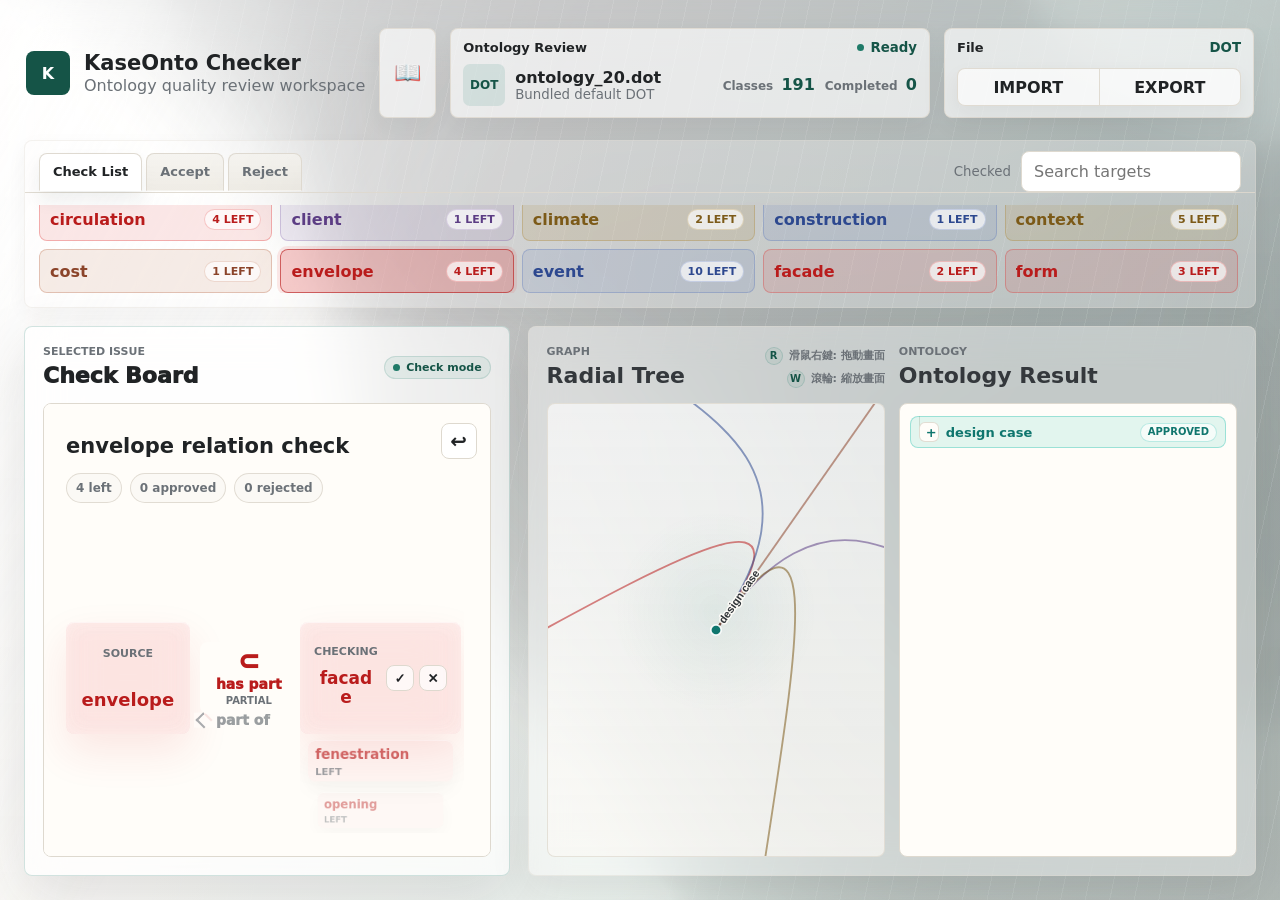
<file: ontology checker/KaseOnto Ontology Checker.html>
<!doctype html>
<html lang="zh-Hant">
  <head>
    <meta charset="utf-8" />
    <meta name="viewport" content="width=device-width, initial-scale=1" />
    <title>KaseOnto Ontology Checker</title>
    <link rel="stylesheet" href="./styles.css" />
  </head>
  <body>
    <main class="app-shell">
      <section class="main-column">
        <header class="brand">
          <div class="brand-main">
            <div class="brand-mark">K</div>
            <div>
              <h1>KaseOnto Checker</h1>
              <p>Ontology quality review workspace</p>
            </div>
            <button id="manual-guide" class="manual-guide-button" type="button" title="Open guide" aria-label="Open guide">
              <span aria-hidden="true">📖</span>
            </button>
          </div>

          <div class="compact-review document-summary" aria-label="Ontology summary">
            <div class="compact-review-title">
              <span>Ontology Review</span>
              <small><i></i>Ready</small>
            </div>
            <div class="document-file">
              <span class="file-icon">DOT</span>
              <span>
                <strong id="ontology-file-name">ontology_20.dot</strong>
                <small>Bundled default DOT</small>
              </span>
            </div>
            <div class="compact-stats">
              <span>Classes <strong id="class-count">128</strong></span>
              <span>Completed <strong id="issue-count">0</strong></span>
            </div>
          </div>

          <div class="compact-review result-card" aria-label="Checker actions">
            <div class="compact-review-title">
              <span>File</span>
              <small>DOT</small>
            </div>
            <div class="result-actions">
              <button id="load-dot" class="secondary-action" type="button">IMPORT</button>
              <button id="export-report" class="secondary-action" type="button">EXPORT</button>
              <input id="dot-file-input" class="file-input" type="file" accept=".dot,text/vnd.graphviz,text/plain" />
            </div>
          </div>
        </header>

        <section class="panel issue-panel compact-issue-panel" aria-labelledby="issue-title">
          <div class="panel-heading">
            <div class="issue-tabs" role="tablist" aria-label="Issue list tabs">
              <button
                id="issue-title"
                class="issue-tab is-active"
                type="button"
                role="tab"
                aria-selected="true"
                data-filter="checklist"
              >
                Check List
              </button>
              <button class="issue-tab" type="button" role="tab" aria-selected="false" data-filter="accept">
                Accept
              </button>
              <button class="issue-tab" type="button" role="tab" aria-selected="false" data-filter="reject">
                Reject
              </button>
            </div>
            <div class="issue-head-actions">
              <small id="checker-status">Idle</small>
              <input id="issue-search" type="search" placeholder="Search targets" aria-label="Search targets" />
            </div>
          </div>
          <div id="issue-list" class="issue-list"></div>
        </section>

        <div class="review-grid">
          <section class="reader-card" aria-labelledby="detail-title">
            <div class="reader-toolbar">
              <div>
                <p class="eyebrow">Selected issue</p>
                <h2 id="detail-title">Check Board</h2>
              </div>
              <div class="reader-actions">
                <small id="checking-mode-status" class="mode-status"><i></i>Check mode</small>
              </div>
            </div>
            <button id="back-target" class="back-button" type="button" title="Return to previous target">↩</button>
            <article id="issue-detail" class="issue-detail" tabindex="0"></article>
          </section>

          <section class="ontology-card" aria-label="Ontology result workspace">
            <div class="ontology-result-grid">
              <!-- 左側先保留 graph visualize 的視覺容器，之後可接上即時 graph rendering。 -->
              <section class="graph-panel" aria-labelledby="graph-title">
                <div class="graph-panel-heading">
                  <div>
                    <p class="eyebrow">Graph</p>
                    <h2 id="graph-title">Radial Tree</h2>
                  </div>
                  <div class="graph-help" aria-label="Graph controls">
                    <div class="graph-help-item">
                      <span class="graph-help-icon" aria-hidden="true">R</span>
                      <span>滑鼠右鍵: 拖動畫面</span>
                    </div>
                    <div class="graph-help-item">
                      <span class="graph-help-icon" aria-hidden="true">W</span>
                      <span>滾輪: 縮放畫面</span>
                    </div>
                  </div>
                </div>
                <div id="graph-visualize" class="graph-visualize" role="img" aria-label="Ontology result radial graph"></div>
              </section>

              <!-- 右側維持既有 Ontology Result tree，讓目前的 selection 與搜尋邏輯不用改。 -->
              <section class="result-panel" aria-labelledby="ontology-title">
                <div class="ontology-toolbar">
                  <div>
                    <p class="eyebrow">Ontology</p>
                    <h2 id="ontology-title">Ontology Result</h2>
                  </div>
                </div>
                <div id="class-list" class="class-list ontology-tree" role="tree" aria-label="Ontology result"></div>
              </section>
            </div>
          </section>
        </div>
      </section>
    </main>

    <dialog id="export-dialog" class="export-dialog" aria-labelledby="export-dialog-title">
      <form id="export-form" class="export-dialog-panel" method="dialog">
        <div class="export-dialog-heading">
          <div>
            <p class="eyebrow">File</p>
            <h2 id="export-dialog-title">Export DOT</h2>
          </div>
          <button id="export-cancel" class="export-close-button" type="button" aria-label="Close export dialog">×</button>
        </div>
        <label class="export-field">
          <span>Filename</span>
          <input id="export-file-name" type="text" autocomplete="off" spellcheck="false" />
        </label>
        <p class="export-help">Choose where to save this checked ontology DOT file.</p>
        <div class="export-dialog-actions">
          <button class="secondary-action" type="button" id="export-save">SAVE AS</button>
        </div>
      </form>
    </dialog>

    <dialog id="manual-dialog" class="manual-dialog" aria-labelledby="manual-dialog-title">
      <section class="manual-dialog-panel">
        <div class="manual-dialog-heading">
          <div>
            <p class="eyebrow">Guide</p>
            <h2 id="manual-dialog-title">使用說明</h2>
          </div>
          <button id="manual-close" class="export-close-button" type="button" aria-label="Close guide dialog">×</button>
        </div>
        <div class="manual-dialog-body">
          <section>
            <h3>Check Board</h3>
            <ul>
              <li>左側是目前檢查的<em>source class</em>，右側是依序檢查的<em>target class</em>。</li>
              <li>按 ✓ 接受目前關係，按 ✕ 選擇錯誤原因並拒絕。</li>
              <li>選擇「其他」時，需要填寫原因後才能確認拒絕。</li>
              <li>「↩」可撤回上一筆判定並回到上一個 target。</li>
            </ul>
          </section>
          <section>
            <h3>Result</h3>
            <ul>
              <li><em>Radial Tree</em> 以放射狀圖顯示目前已接受的 ontology 結果。</li>
              <li><em>Ontology Result</em> 以階層樹狀清單顯示已接受的 class path。</li>
              <li>點選<em>Radial Tree</em> 或 <em>Ontology Result</em> 中的已接受 class，會同步切到「Accept」並進入 Edit mode。</li>
              <li>未被接受的 class 不會出現在 Result；若需要修改，請從「Reject」進入編輯。</li>
            </ul>
          </section>
        </div>
        <div>
            <p class="eyebrow">Definition</p>
            <h2 id="manual-dialog-title">定義說明</h2>
          </div>
          <div class="manual-dialog-body">
          <section>
            <h3>Sense</h3>
            <ul>
              <li>「<em>buildings</em>」:描述建築的基本構成，包含:空間元件,建築元件,構造元件等等。</li>
              <li>「<em>participant</em>」:描述建築案例涉及到之利害關係人。</li>
              <li>「<em>event</em>」: 描述建築案例事件或時間相關的概念。</li>
              <li>「<em>issue</em>」:描述建築中的議題。</li>
              <li>「<em>site</em>」:描述建築中的基地相關內容。</li>
            </ul>
      </section>
      <section>
            <h3>Relation type</h3>
            <ul>
              <li>「<em>has feature</em>」:<em>children(material)</em>類別為<em></em>parent(facade)</em>類別的屬性特徵。</li>
              <li>「<em>has subclass</em>」:children(museum)</em>類別為<em></em>parent(building type)</em>類別子類別。</li>
              <li>「<em>has data</em>」: children(height)</em>類別為<em></em>parent(room)</em>類別子類別。</li>
              <li>「<em>has part</em>」:children(wall)</em>類別為<em></em>parent(building)</em>的部分(可分割)構成。</li>
            </ul>
      </section>
    </dialog>

    <script src="./default-ontology.js"></script>
    <script src="./app.js"></script>
  </body>
</html>
</file>
<file: styles.css>
:root {
  color-scheme: light;
  --bg: #f6f4ef;
  --surface: #ffffff;
  --surface-soft: #faf8f4;
  --ink: #202325;
  --muted: #6b7177;
  --line: #ded9cf;
  --accent: #1f7a68;
  --accent-deep: #155447;
  --amber: #c57a28;
  --term-bg: rgba(78, 82, 86, 0.1);
  --term-border: rgba(78, 82, 86, 0.28);
  --term-hover-bg: rgba(57, 61, 65, 0.18);
  --term-hover-border: rgba(57, 61, 65, 0.54);
  --term-selected-bg: rgba(31, 122, 104, 0.26);
  --term-selected-border: rgba(21, 84, 71, 0.72);
  --shadow: 0 18px 50px rgba(35, 38, 40, 0.1);
  --radius: 8px;
  --reader-font-size: 15px;
}

* {
  box-sizing: border-box;
}

body {
  margin: 0;
  overflow: hidden;
  min-height: 100vh;
  background:
    linear-gradient(120deg, rgba(31, 122, 104, 0.08), transparent 32%),
    var(--bg);
  color: var(--ink);
  font-family:
    Inter, ui-sans-serif, system-ui, -apple-system, BlinkMacSystemFont, "Segoe UI",
    "Noto Sans TC", sans-serif;
}

button,
input {
  font: inherit;
}

.app-shell {
  display: grid;
  grid-template-columns: 1fr;
  gap: 24px;
  height: 100vh;
  min-height: 100vh;
  padding: 24px;
}

.sidebar {
  display: grid;
  grid-template-rows: auto 168px minmax(420px, 1fr);
  gap: 18px;
  height: calc(100vh - 48px);
  min-height: calc(100vh - 48px);
}

.brand {
  display: flex;
  align-items: center;
  justify-content: space-between;
  gap: 14px;
  padding: 4px 2px;
}

.brand-main {
  display: flex;
  align-items: center;
  gap: 14px;
  min-width: 0;
  flex: 0 1 auto;
}

.compact-review {
  flex: 1;
  min-width: 310px;
  max-width: 520px;
  border: 1px solid rgba(222, 217, 207, 0.85);
  border-radius: 8px;
  background: rgba(255, 255, 255, 0.64);
  padding: 11px 12px;
  box-shadow: 0 10px 26px rgba(35, 38, 40, 0.06);
}

.document-summary {
  display: grid;
  grid-template-columns: minmax(180px, 1fr) auto;
  gap: 9px 14px;
}

.document-summary .compact-review-title {
  grid-column: 1 / -1;
}

.document-file {
  display: flex;
  min-width: 0;
  align-items: center;
  gap: 10px;
}

.document-file strong,
.document-file small {
  display: block;
}

.document-file strong {
  overflow: hidden;
  text-overflow: ellipsis;
  white-space: nowrap;
}

.compact-review-title,
.compact-stats {
  display: flex;
  align-items: center;
  justify-content: space-between;
  gap: 10px;
}

.compact-review-title span {
  font-size: 13px;
  font-weight: 800;
}

.compact-review-title small {
  display: inline-flex;
  align-items: center;
  gap: 6px;
  color: var(--accent-deep);
  font-weight: 800;
}

.compact-review-title i {
  width: 7px;
  height: 7px;
  border-radius: 50%;
  background: var(--accent);
}

.compact-stats {
  justify-content: start;
  margin-top: 0;
}

.compact-stats span {
  color: var(--muted);
  font-size: 12px;
  font-weight: 700;
}

.compact-stats strong {
  margin-left: 4px;
  color: var(--accent-deep);
  font-size: 16px;
  line-height: 1;
}

.result-actions {
  display: flex;
  align-items: center;
  overflow: hidden;
  border: 1px solid rgba(222, 217, 207, 0.9);
  border-radius: 8px;
  background: rgba(255, 255, 255, 0.68);
  box-shadow: 0 8px 20px rgba(35, 38, 40, 0.055);
}

.result-card {
  display: flex;
  flex: 0 0 310px;
  max-width: 310px;
  flex-direction: column;
  justify-content: space-between;
}

.result-card .compact-review-title {
  margin-bottom: 9px;
}

.result-card .result-actions {
  width: 100%;
}

.result-card .secondary-action {
  flex: 1;
}

.brand-mark {
  display: grid;
  width: 44px;
  height: 44px;
  place-items: center;
  border-radius: 8px;
  background: var(--accent-deep);
  color: white;
  font-weight: 800;
}

h1,
h2,
p {
  margin: 0;
}

.brand h1 {
  font-size: 21px;
  line-height: 1.15;
}

.brand p,
small,
.eyebrow {
  color: var(--muted);
}

.eyebrow {
  margin-bottom: 5px;
  font-size: 11px;
  font-weight: 800;
  letter-spacing: 0;
  text-transform: uppercase;
}

.panel,
.reader-card,
.ontology-card,
.metric {
  border: 1px solid rgba(222, 217, 207, 0.9);
  border-radius: var(--radius);
  background: rgba(255, 255, 255, 0.86);
  box-shadow: var(--shadow);
}

.panel-heading,
.reader-toolbar,
.topbar {
  display: flex;
  align-items: center;
  justify-content: space-between;
  gap: 16px;
}

.panel-heading {
  margin-bottom: 12px;
}

.panel-heading > span {
  font-weight: 800;
}

.file-row {
  display: flex;
  align-items: center;
  gap: 12px;
  border: 1px solid var(--line);
  border-radius: 8px;
  background: var(--surface-soft);
  color: var(--ink);
  padding: 12px;
  text-align: left;
  cursor: default;
}

.file-row:hover {
  border-color: rgba(31, 122, 104, 0.36);
  background: rgba(31, 122, 104, 0.07);
}

.compact-file {
  width: 250px;
  min-width: 220px;
  background: rgba(255, 255, 255, 0.78);
  box-shadow: 0 10px 28px rgba(35, 38, 40, 0.08);
}

.file-icon {
  display: grid;
  width: 42px;
  height: 42px;
  place-items: center;
  border-radius: 7px;
  background: rgba(31, 122, 104, 0.12);
  color: var(--accent-deep);
  font-size: 12px;
  font-weight: 900;
}

.file-row strong,
.file-row small {
  display: block;
}

.file-row strong {
  overflow: hidden;
  text-overflow: ellipsis;
  white-space: nowrap;
}

.review-grid {
  display: grid;
  grid-template-columns: minmax(0, 62%) minmax(340px, 1fr);
  gap: 18px;
  height: 100%;
  min-height: 0;
}

.reader-card,
.ontology-card {
  display: flex;
  min-height: 0;
  flex-direction: column;
  padding: 18px;
}

.reader-toolbar,
.ontology-toolbar {
  flex: 0 0 auto;
  padding-bottom: 14px;
}

.reader-toolbar h2,
.topbar h2,
.ontology-toolbar h2 {
  font-size: 22px;
  line-height: 1.2;
}

.ontology-toolbar {
  display: flex;
  align-items: center;
  justify-content: space-between;
  gap: 12px;
}

.ontology-selection {
  display: grid;
  grid-template-columns: minmax(88px, 1fr) minmax(88px, 1fr) auto;
  gap: 8px;
  align-items: center;
  flex: 1;
  min-width: 260px;
  min-height: 42px;
  border: 1px solid rgba(222, 217, 207, 0.78);
  border-radius: 8px;
  background: rgba(250, 248, 244, 0.58);
  padding: 4px 6px 4px 8px;
}

.ontology-selection .mapping-item span {
  font-size: 10px;
}

.ontology-selection .mapping-item strong {
  font-size: 12px;
}

#ontology-search {
  width: min(210px, 44%);
  border: 1px solid var(--line);
  border-radius: 8px;
  background: white;
  padding: 10px 12px;
  outline: none;
}

#ontology-search:focus {
  border-color: var(--accent);
  box-shadow: 0 0 0 3px rgba(31, 122, 104, 0.12);
}

.mapping-item {
  min-width: 0;
}

.mapping-item span {
  display: block;
  color: var(--muted);
  font-size: 11px;
  font-weight: 800;
}

.mapping-item strong {
  display: block;
  overflow: hidden;
  margin-top: 4px;
  color: var(--ink);
  font-size: 13px;
  text-overflow: ellipsis;
  white-space: nowrap;
}

.save-population {
  min-height: 32px;
  border: 1px solid rgba(21, 84, 71, 0.36);
  border-radius: 8px;
  background: var(--accent-deep);
  color: white;
  padding: 5px 12px;
  font-weight: 850;
  cursor: pointer;
}

.save-population:disabled {
  border-color: var(--line);
  background: rgba(78, 82, 86, 0.14);
  color: var(--muted);
  cursor: not-allowed;
}

.secondary-action {
  min-height: 36px;
  border: 0;
  border-radius: 0;
  background: transparent;
  color: var(--ink);
  padding: 8px 13px;
  font-weight: 800;
  cursor: pointer;
}

.result-actions .secondary-action + .secondary-action {
  border-left: 1px solid rgba(222, 217, 207, 0.9);
}

.secondary-action:hover {
  background: rgba(31, 122, 104, 0.09);
  color: var(--accent-deep);
}

.reader-actions {
  display: flex;
  gap: 8px;
}

.icon-button {
  width: 42px;
  height: 36px;
  border: 1px solid var(--line);
  border-radius: 8px;
  background: white;
  color: var(--ink);
  font-weight: 800;
  cursor: pointer;
}

.icon-button:hover {
  border-color: var(--accent);
  color: var(--accent-deep);
}

.corpus-text {
  flex: 1;
  min-height: 0;
  overflow: auto;
  border: 1px solid var(--line);
  border-radius: 8px;
  background: #fffdf9;
  padding: 22px;
  font-family: "Segoe UI", "Noto Sans TC", sans-serif;
  font-size: var(--reader-font-size);
  line-height: 1.72;
  white-space: pre-wrap;
}

.ontology-status {
  margin-bottom: 10px;
  border: 1px solid rgba(222, 217, 207, 0.76);
  border-radius: 8px;
  background: rgba(250, 248, 244, 0.7);
  color: var(--muted);
  padding: 9px 11px;
  font-size: 13px;
  font-weight: 700;
}

.ontology-status.is-loaded {
  color: var(--accent-deep);
}

.ontology-status.is-error {
  border-color: rgba(164, 70, 52, 0.32);
  background: rgba(164, 70, 52, 0.08);
  color: #7b3226;
}

.ontology-tree {
  flex: 1;
  min-height: 0;
  overflow: auto;
  overflow-anchor: none;
  border: 1px solid var(--line);
  border-radius: 8px;
  background: #fffdf9;
  padding: 10px;
}

.ontology-node {
  position: relative;
  --branch-bg: rgba(78, 82, 86, 0.08);
  --branch-border: rgba(78, 82, 86, 0.2);
  --branch-strong-bg: rgba(78, 82, 86, 0.18);
  --branch-strong-border: rgba(78, 82, 86, 0.42);
  --branch-ink: #44494e;
  --branch-chip-bg: rgba(78, 82, 86, 0.08);
  --branch-chip-border: rgba(78, 82, 86, 0.16);
}

.ontology-node.branch-design-case {
  --branch-bg: rgba(20, 184, 166, 0.12);
  --branch-border: rgba(20, 184, 166, 0.34);
  --branch-strong-bg: rgba(20, 184, 166, 0.25);
  --branch-strong-border: rgba(15, 118, 110, 0.68);
  --branch-ink: #0f766e;
  --branch-chip-bg: rgba(20, 184, 166, 0.11);
  --branch-chip-border: rgba(20, 184, 166, 0.26);
}

.ontology-node.branch-building {
  --branch-bg: rgba(220, 38, 38, 0.11);
  --branch-border: rgba(220, 38, 38, 0.3);
  --branch-strong-bg: rgba(220, 38, 38, 0.23);
  --branch-strong-border: rgba(185, 28, 28, 0.62);
  --branch-ink: #b91c1c;
  --branch-chip-bg: rgba(220, 38, 38, 0.1);
  --branch-chip-border: rgba(220, 38, 38, 0.24);
}

.ontology-node.branch-event {
  --branch-bg: rgba(70, 103, 184, 0.11);
  --branch-border: rgba(70, 103, 184, 0.28);
  --branch-strong-bg: rgba(70, 103, 184, 0.22);
  --branch-strong-border: rgba(45, 72, 143, 0.56);
  --branch-ink: #2d488f;
  --branch-chip-bg: rgba(70, 103, 184, 0.1);
  --branch-chip-border: rgba(70, 103, 184, 0.22);
}

.ontology-node.branch-issue {
  --branch-bg: rgba(183, 96, 62, 0.12);
  --branch-border: rgba(183, 96, 62, 0.3);
  --branch-strong-bg: rgba(183, 96, 62, 0.23);
  --branch-strong-border: rgba(139, 68, 42, 0.58);
  --branch-ink: #8b442a;
  --branch-chip-bg: rgba(183, 96, 62, 0.1);
  --branch-chip-border: rgba(183, 96, 62, 0.22);
}

.ontology-node.branch-participant {
  --branch-bg: rgba(123, 88, 166, 0.11);
  --branch-border: rgba(123, 88, 166, 0.28);
  --branch-strong-bg: rgba(123, 88, 166, 0.22);
  --branch-strong-border: rgba(92, 61, 132, 0.56);
  --branch-ink: #5c3d84;
  --branch-chip-bg: rgba(123, 88, 166, 0.1);
  --branch-chip-border: rgba(123, 88, 166, 0.22);
}

.ontology-node.branch-site {
  --branch-bg: rgba(169, 126, 37, 0.13);
  --branch-border: rgba(169, 126, 37, 0.3);
  --branch-strong-bg: rgba(169, 126, 37, 0.24);
  --branch-strong-border: rgba(124, 90, 24, 0.58);
  --branch-ink: #7c5a18;
  --branch-chip-bg: rgba(169, 126, 37, 0.11);
  --branch-chip-border: rgba(169, 126, 37, 0.24);
}

.ontology-node::before {
  content: "";
  position: absolute;
  top: 0;
  bottom: 0;
  left: calc(var(--depth) * 18px + 9px);
  border-left: 1px solid rgba(222, 217, 207, 0.86);
}

.ontology-node:last-child::before {
  bottom: 18px;
}

.ontology-cluster {
  margin: 8px 0 10px;
  margin-left: calc(var(--depth) * 18px);
  border: 1px solid rgba(78, 82, 86, 0.13);
  border-radius: 8px;
  background: rgba(255, 255, 255, 0.34);
  padding: 8px 8px 7px;
}

.ontology-cluster-heading {
  display: inline-flex;
  margin: -2px 0 5px;
  border: 1px solid rgba(78, 82, 86, 0.12);
  border-radius: 999px;
  background: rgba(250, 248, 244, 0.8);
  color: var(--muted);
  padding: 2px 8px;
  font-size: 11px;
  font-weight: 850;
  line-height: 1.3;
}

.ontology-cluster .ontology-row {
  margin-left: 0;
}

.ontology-cluster .ontology-node::before {
  left: 9px;
}

.ontology-row {
  position: relative;
  display: flex;
  align-items: center;
  gap: 7px;
  min-height: 34px;
  margin: 2px 0;
  margin-left: calc(var(--depth) * 18px);
  border: 1px solid transparent;
  border-radius: 8px;
  color: #303438;
  padding: 5px 8px;
  cursor: pointer;
  transition:
    background 140ms ease,
    border-color 140ms ease,
    color 140ms ease;
}

.ontology-row:hover,
.ontology-row.is-match {
  border-color: var(--branch-border);
  background: var(--branch-bg);
}

.ontology-row.is-selected {
  border-color: var(--branch-strong-border);
  background: var(--branch-strong-bg);
  color: var(--branch-ink);
}

.ontology-node.is-path-node .ontology-row {
  border-color: var(--branch-border);
  background: color-mix(in srgb, var(--branch-bg) 58%, transparent);
  color: var(--branch-ink);
}

.ontology-tree.is-transitioning .ontology-node {
  animation: ontology-row-drop 520ms cubic-bezier(0.16, 0.78, 0.2, 1) both;
  animation-delay: calc(min(var(--depth), 8) * 52ms);
}

@keyframes ontology-row-drop {
  from {
    opacity: 0;
    transform: translateY(-18px) scaleY(0.94);
    transform-origin: top;
  }

  to {
    opacity: 1;
    transform: translateY(0);
  }
}

.ontology-caret {
  display: grid;
  width: 18px;
  height: 18px;
  flex: 0 0 18px;
  place-items: center;
  border: 0;
  border-radius: 5px;
  background: transparent;
  color: var(--muted);
  cursor: pointer;
  line-height: 1;
  padding: 0;
}

.ontology-caret:hover {
  background: rgba(78, 82, 86, 0.1);
  color: var(--ink);
}

.ontology-caret.is-empty {
  cursor: default;
  visibility: hidden;
}

.ontology-label {
  min-width: 0;
  overflow: hidden;
  text-overflow: ellipsis;
  white-space: nowrap;
  font-size: 15px;
  font-weight: 750;
}

.relation-chip {
  flex: 0 0 auto;
  border: 1px solid var(--branch-chip-border);
  border-radius: 999px;
  background: var(--branch-chip-bg);
  color: var(--branch-ink);
  padding: 2px 7px;
  font-size: 11px;
  font-weight: 800;
  line-height: 1.35;
}

.ontology-children[hidden] {
  display: none;
}

.term-frame {
  border: 1px solid var(--term-border);
  border-radius: 8px;
  background: var(--term-bg);
  transition:
    background 140ms ease,
    border-color 140ms ease,
    box-shadow 140ms ease,
    color 140ms ease;
}

.term-frame.branch-building {
  --term-bg: rgba(220, 38, 38, 0.12);
  --term-border: rgba(220, 38, 38, 0.32);
  --term-selected-bg: rgba(220, 38, 38, 0.27);
  --term-selected-border: rgba(185, 28, 28, 0.78);
}

.term-frame.branch-design-case {
  --term-bg: rgba(20, 184, 166, 0.13);
  --term-border: rgba(20, 184, 166, 0.34);
  --term-selected-bg: rgba(20, 184, 166, 0.28);
  --term-selected-border: rgba(15, 118, 110, 0.78);
}

.term-frame.branch-event {
  --term-bg: rgba(70, 103, 184, 0.12);
  --term-border: rgba(70, 103, 184, 0.3);
  --term-selected-bg: rgba(70, 103, 184, 0.26);
  --term-selected-border: rgba(45, 72, 143, 0.72);
}

.term-frame.branch-issue {
  --term-bg: rgba(183, 96, 62, 0.13);
  --term-border: rgba(183, 96, 62, 0.32);
  --term-selected-bg: rgba(183, 96, 62, 0.27);
  --term-selected-border: rgba(139, 68, 42, 0.74);
}

.term-frame.branch-participant {
  --term-bg: rgba(123, 88, 166, 0.12);
  --term-border: rgba(123, 88, 166, 0.3);
  --term-selected-bg: rgba(123, 88, 166, 0.26);
  --term-selected-border: rgba(92, 61, 132, 0.72);
}

.term-frame.branch-site {
  --term-bg: rgba(169, 126, 37, 0.14);
  --term-border: rgba(169, 126, 37, 0.34);
  --term-selected-bg: rgba(169, 126, 37, 0.28);
  --term-selected-border: rgba(124, 90, 24, 0.74);
}

.term-frame.is-hovered,
.term-frame:hover {
  border-color: var(--term-hover-border);
  background: var(--term-hover-bg);
  box-shadow: 0 0 0 3px rgba(57, 61, 65, 0.1);
}

.term-frame.is-selected {
  border-color: var(--term-selected-border);
  background: var(--term-selected-bg);
  color: var(--accent-deep);
  box-shadow: 0 0 0 3px rgba(31, 122, 104, 0.15);
}

.corpus-entity {
  display: inline;
  box-decoration-break: clone;
  -webkit-box-decoration-break: clone;
  padding: 1px 5px 2px;
  cursor: pointer;
}

.corpus-entity:focus-visible,
.entity-chip:focus-visible {
  outline: 3px solid rgba(31, 122, 104, 0.22);
  outline-offset: 2px;
}

.workspace {
  display: none;
  grid-template-rows: 1fr;
  gap: 18px;
  height: calc(100vh - 48px);
  min-width: 0;
  min-height: 0;
}

.entity-panel {
  display: flex;
  flex-direction: column;
  min-height: 0;
  padding: 18px;
}

.compact-entity-panel {
  padding: 10px 14px 14px;
}

.entity-panel .panel-heading {
  align-items: center;
  border-bottom: 1px solid rgba(222, 217, 207, 0.9);
  gap: 12px;
  margin: 0 -14px 12px;
  padding: 0 14px 8px;
}

.entity-tabs {
  display: flex;
  align-items: end;
  gap: 4px;
  min-width: 0;
}

.entity-tab {
  position: relative;
  min-height: 38px;
  border: 1px solid rgba(222, 217, 207, 0.95);
  border-bottom-color: transparent;
  border-radius: 8px 8px 0 0;
  background:
    linear-gradient(180deg, rgba(255, 255, 255, 0.96), rgba(246, 244, 239, 0.92));
  color: var(--accent-deep);
  padding: 9px 18px 10px;
  font-size: 14px;
  font-weight: 850;
  line-height: 1;
  box-shadow: 0 -1px 0 rgba(255, 255, 255, 0.75) inset;
  cursor: default;
}

.entity-tab.is-active {
  background: rgba(255, 255, 255, 0.96);
  box-shadow: 0 10px 18px rgba(35, 38, 40, 0.07);
}

.entity-tab:not(.is-active) {
  background:
    linear-gradient(180deg, rgba(244, 242, 237, 0.82), rgba(232, 228, 219, 0.7));
  color: var(--muted);
}

.entity-tab:not(.is-active):hover {
  background: rgba(31, 122, 104, 0.08);
  color: var(--accent-deep);
}

.entity-head-actions {
  display: flex;
  align-items: center;
  gap: 10px;
}

#entity-search {
  width: 220px;
  border: 1px solid var(--line);
  border-radius: 8px;
  background: white;
  padding: 10px 12px;
  outline: none;
}

#entity-search:focus {
  border-color: var(--accent);
  box-shadow: 0 0 0 3px rgba(31, 122, 104, 0.12);
}

#entity-search:disabled {
  background: rgba(246, 244, 239, 0.72);
  color: var(--muted);
}

.entity-list {
  display: grid;
  grid-template-columns: repeat(auto-fill, minmax(170px, 1fr));
  gap: 8px;
  flex: 1;
  min-height: 0;
  overflow: auto;
  padding-right: 4px;
}

.empty-terms {
  display: grid;
  flex: 1;
  min-height: 0;
  place-items: center;
  border: 1px dashed rgba(78, 82, 86, 0.22);
  border-radius: 8px;
  background: rgba(250, 248, 244, 0.58);
  color: var(--muted);
  font-size: 13px;
  font-weight: 700;
}

.empty-terms[hidden],
.entity-list[hidden] {
  display: none;
}

.entity-chip {
  position: relative;
  display: flex;
  align-items: center;
  justify-content: space-between;
  gap: 8px;
  height: 34px;
  min-height: 34px;
  overflow: hidden;
  padding: 8px 10px;
  color: #303438;
  font-size: 13px;
  font-weight: 700;
  line-height: 1.3;
  text-overflow: ellipsis;
  white-space: nowrap;
  cursor: pointer;
}

.entity-chip.has-ontology {
  padding-right: 70px;
}

.entity-class-tag {
  position: absolute;
  top: 3px;
  right: 6px;
  overflow: hidden;
  border: 1px solid currentColor;
  border-radius: 999px;
  opacity: 0.58;
  padding: 1px 5px;
  font-size: 9px;
  font-weight: 850;
  line-height: 1;
  pointer-events: none;
  text-overflow: ellipsis;
  white-space: nowrap;
}

.workspace-note {
  padding: 18px;
  align-self: start;
  box-shadow: none;
}

.workspace-note h2 {
  margin-bottom: 8px;
  font-size: 20px;
}

.workspace-note p:last-child {
  color: var(--muted);
  line-height: 1.6;
}

.entity-chip mark {
  border-radius: 3px;
  background: rgba(197, 122, 40, 0.24);
  color: inherit;
  padding: 0 2px;
}

@media (max-width: 980px) {
  .app-shell {
    grid-template-columns: 1fr;
  }

  .sidebar {
    height: auto;
    min-height: auto;
  }

  body {
    overflow: auto;
  }

  .review-grid {
    grid-template-columns: 1fr;
  }

  .reader-card {
    height: 520px;
    min-height: 520px;
  }

  .ontology-card {
    height: 520px;
    min-height: 520px;
  }

  .entity-list {
    max-height: none;
  }
}

@media (max-width: 520px) {
  .app-shell {
    padding: 14px;
  }

  .panel-heading,
  .reader-toolbar,
  .topbar,
  .brand {
    align-items: stretch;
    flex-direction: column;
  }

  .compact-file {
    width: 100%;
    min-width: 0;
  }

  .compact-review {
    width: 100%;
    max-width: none;
    min-width: 0;
  }

  .entity-head-actions {
    align-items: stretch;
    flex-direction: column;
  }

  #entity-search {
    width: 100%;
  }

  .ontology-toolbar {
    align-items: stretch;
    flex-direction: column;
  }

  .ontology-selection {
    min-width: 0;
  }

  #ontology-search {
    width: 100%;
  }
}
</file>
<file: ontology checker/styles.css>
﻿:root {
  color-scheme: light;
  --bg: #eeeae2;
  --surface: #ffffff;
  --surface-soft: #faf8f4;
  --ink: #202325;
  --muted: #6b7177;
  --line: #ded9cf;
  --accent: #1f7a68;
  --accent-deep: #155447;
  --amber: #c57a28;
  --danger: #a44634;
  --blue: #4667b8;
  --shadow: 0 18px 50px rgba(35, 38, 40, 0.1);
  --radius: 8px;
  --reader-font-size: 15px;
}

/* v1 ??sense ??拙楊?城????????桀??瞏???? branch class ?穿?蟡??? sense ?遴???*/
.issue-chip,
.relation-source,
.relation-connector,
.relation-target,
.class-row,
.ontology-node {
  --branch-bg: rgba(78, 82, 86, 0.08);
  --branch-border: rgba(78, 82, 86, 0.2);
  --branch-strong-bg: rgba(78, 82, 86, 0.18);
  --branch-strong-border: rgba(78, 82, 86, 0.42);
  --branch-ink: #44494e;
  --branch-chip-bg: rgba(78, 82, 86, 0.08);
  --branch-chip-border: rgba(78, 82, 86, 0.16);
}

.branch-design-case {
  --branch-bg: rgba(20, 184, 166, 0.12);
  --branch-border: rgba(20, 184, 166, 0.34);
  --branch-strong-bg: rgba(20, 184, 166, 0.25);
  --branch-strong-border: rgba(15, 118, 110, 0.68);
  --branch-ink: #0f766e;
  --branch-chip-bg: rgba(20, 184, 166, 0.11);
  --branch-chip-border: rgba(20, 184, 166, 0.26);
}

.branch-building {
  --branch-bg: rgba(220, 38, 38, 0.11);
  --branch-border: rgba(220, 38, 38, 0.3);
  --branch-strong-bg: rgba(220, 38, 38, 0.23);
  --branch-strong-border: rgba(185, 28, 28, 0.62);
  --branch-ink: #b91c1c;
  --branch-chip-bg: rgba(220, 38, 38, 0.1);
  --branch-chip-border: rgba(220, 38, 38, 0.24);
}

.branch-event {
  --branch-bg: rgba(70, 103, 184, 0.11);
  --branch-border: rgba(70, 103, 184, 0.28);
  --branch-strong-bg: rgba(70, 103, 184, 0.22);
  --branch-strong-border: rgba(45, 72, 143, 0.56);
  --branch-ink: #2d488f;
  --branch-chip-bg: rgba(70, 103, 184, 0.1);
  --branch-chip-border: rgba(70, 103, 184, 0.22);
}

.branch-issue {
  --branch-bg: rgba(183, 96, 62, 0.12);
  --branch-border: rgba(183, 96, 62, 0.3);
  --branch-strong-bg: rgba(183, 96, 62, 0.23);
  --branch-strong-border: rgba(139, 68, 42, 0.58);
  --branch-ink: #8b442a;
  --branch-chip-bg: rgba(183, 96, 62, 0.1);
  --branch-chip-border: rgba(183, 96, 62, 0.22);
}

.branch-participant {
  --branch-bg: rgba(123, 88, 166, 0.11);
  --branch-border: rgba(123, 88, 166, 0.28);
  --branch-strong-bg: rgba(123, 88, 166, 0.22);
  --branch-strong-border: rgba(92, 61, 132, 0.56);
  --branch-ink: #5c3d84;
  --branch-chip-bg: rgba(123, 88, 166, 0.1);
  --branch-chip-border: rgba(123, 88, 166, 0.22);
}

.branch-site {
  --branch-bg: rgba(169, 126, 37, 0.13);
  --branch-border: rgba(169, 126, 37, 0.3);
  --branch-strong-bg: rgba(169, 126, 37, 0.24);
  --branch-strong-border: rgba(124, 90, 24, 0.58);
  --branch-ink: #7c5a18;
  --branch-chip-bg: rgba(169, 126, 37, 0.11);
  --branch-chip-border: rgba(169, 126, 37, 0.24);
}

* {
  box-sizing: border-box;
}

body {
  position: relative;
  margin: 0;
  overflow: hidden;
  min-height: 100vh;
  background: var(--bg);
  color: var(--ink);
  font-family:
    Inter, ui-sans-serif, system-ui, -apple-system, BlinkMacSystemFont, "Segoe UI",
    "Noto Sans TC", sans-serif;
}

body::before {
  /* 最底層使用使用者提供的背景圖，放大並柔化，做出隔著玻璃看的模糊底色。 */
  position: fixed;
  z-index: 0;
  inset: -24px;
  background: url("./assets/background.jpg") center / cover no-repeat;
  content: "";
  filter: blur(12px) saturate(0.02) brightness(1.08);
  opacity: 0.84;
  pointer-events: none;
  transform: scale(1.04);
}

body::after {
  /* 圖片上方再疊半透明玻璃與光暈，讓背景有水感但前景卡片保持可讀。 */
  position: fixed;
  z-index: 0;
  inset: 0;
  background:
    linear-gradient(120deg, rgba(255, 255, 255, 0.52), rgba(255, 255, 255, 0.12) 34%, rgba(31, 122, 104, 0.12) 68%),
    repeating-linear-gradient(102deg, rgba(255, 255, 255, 0.16) 0 1px, transparent 1px 24px),
    linear-gradient(180deg, rgba(255, 255, 255, 0.28), rgba(238, 234, 226, 0.34));
  backdrop-filter: blur(30px) saturate(1.34) contrast(1.04);
  content: "";
  opacity: 0.82;
  pointer-events: none;
}

button,
input {
  font: inherit;
}

button {
  cursor: pointer;
}

h1,
h2,
p {
  margin: 0;
}

.app-shell {
  position: relative;
  z-index: 1;
  height: 100vh;
  min-height: 100vh;
  padding: 24px;
}

.main-column {
  display: grid;
  grid-template-rows: auto 168px minmax(420px, 1fr);
  gap: 18px;
  height: calc(100vh - 48px);
  min-height: calc(100vh - 48px);
}

.brand {
  display: flex;
  align-items: stretch;
  justify-content: space-between;
  gap: 14px;
  padding: 4px 2px;
}

.brand-main {
  display: flex;
  align-items: center;
  align-self: stretch;
  gap: 14px;
  min-width: 0;
  flex: 0 1 auto;
}

.brand-mark {
  display: grid;
  width: 44px;
  height: 44px;
  place-items: center;
  border-radius: 8px;
  background: var(--accent-deep);
  color: white;
  font-weight: 800;
}

.brand h1 {
  font-size: 21px;
  line-height: 1.15;
}

.brand p,
small,
.eyebrow {
  color: var(--muted);
}

.manual-guide-button {
  /* 說明書按鈕跟 Ontology Review 卡片同高，讓左上操作入口與摘要卡視覺對齊。 */
  align-self: stretch;
  min-width: 56px;
  border: 1px solid rgba(222, 217, 207, 0.85);
  border-radius: 8px;
  background: rgba(255, 255, 255, 0.64);
  box-shadow: 0 10px 26px rgba(35, 38, 40, 0.06);
  color: var(--accent-deep);
  padding: 0 14px;
  font-size: 22px;
  font-weight: 850;
  line-height: 1;
}

.manual-guide-button:hover {
  border-color: rgba(31, 122, 104, 0.28);
  background: rgba(31, 122, 104, 0.09);
}

.compact-review {
  flex: 1;
  min-width: 310px;
  max-width: 520px;
  border: 1px solid rgba(222, 217, 207, 0.85);
  border-radius: 8px;
  background: rgba(255, 255, 255, 0.64);
  padding: 11px 12px;
  box-shadow: 0 10px 26px rgba(35, 38, 40, 0.06);
}

.document-summary {
  display: grid;
  grid-template-columns: minmax(180px, 1fr) auto;
  gap: 9px 14px;
}

.document-summary .compact-review-title {
  grid-column: 1 / -1;
}

.document-file {
  display: flex;
  min-width: 0;
  align-items: center;
  gap: 10px;
}

.document-file strong,
.document-file small {
  display: block;
}

.document-file strong {
  overflow: hidden;
  text-overflow: ellipsis;
  white-space: nowrap;
}

.file-icon {
  display: grid;
  width: 42px;
  height: 42px;
  place-items: center;
  border-radius: 7px;
  background: rgba(31, 122, 104, 0.12);
  color: var(--accent-deep);
  font-size: 12px;
  font-weight: 900;
}

.compact-review-title,
.compact-stats {
  display: flex;
  align-items: center;
  justify-content: space-between;
  gap: 10px;
}

.compact-review-title span {
  font-size: 13px;
  font-weight: 800;
}

.compact-review-title small {
  display: inline-flex;
  align-items: center;
  gap: 6px;
  color: var(--accent-deep);
  font-weight: 800;
}

.compact-review-title i {
  width: 7px;
  height: 7px;
  border-radius: 50%;
  background: var(--accent);
}

.compact-stats {
  justify-content: start;
}

.compact-stats span {
  color: var(--muted);
  font-size: 12px;
  font-weight: 700;
}

.compact-stats strong {
  margin-left: 4px;
  color: var(--accent-deep);
  font-size: 16px;
  line-height: 1;
}

.result-card {
  display: flex;
  flex: 0 0 310px;
  max-width: 310px;
  flex-direction: column;
  justify-content: space-between;
}

.result-card .compact-review-title {
  margin-bottom: 9px;
}

.result-actions {
  display: flex;
  align-items: center;
  position: relative;
  overflow: hidden;
  border: 1px solid rgba(222, 217, 207, 0.9);
  border-radius: 8px;
  background: rgba(255, 255, 255, 0.68);
  box-shadow: 0 8px 20px rgba(35, 38, 40, 0.055);
}

.secondary-action {
  flex: 1;
  min-height: 36px;
  border: 0;
  border-radius: 0;
  background: transparent;
  color: var(--ink);
  padding: 8px 13px;
  font-weight: 800;
}

.result-actions .secondary-action + .secondary-action {
  border-left: 1px solid rgba(222, 217, 207, 0.9);
}

.secondary-action:hover {
  background: rgba(31, 122, 104, 0.09);
  color: var(--accent-deep);
}

.file-input {
  /* LOAD 用原生 file picker，但視覺上只保留 iOS 風格的 LOAD 按鈕。 */
  position: absolute;
  width: 1px;
  height: 1px;
  opacity: 0;
  pointer-events: none;
}

.export-dialog {
  width: min(420px, calc(100vw - 36px));
  border: 0;
  border-radius: 14px;
  background: transparent;
  color: var(--ink);
  padding: 0;
}

.manual-dialog {
  width: min(520px, calc(100vw - 36px));
  border: 0;
  border-radius: 14px;
  background: transparent;
  color: var(--ink);
  padding: 0;
}

.export-dialog::backdrop {
  background: rgba(32, 35, 37, 0.18);
}

.manual-dialog::backdrop {
  background: rgba(32, 35, 37, 0.18);
}

.export-dialog-panel,
.manual-dialog-panel {
  display: grid;
  gap: 14px;
  border: 1px solid rgba(222, 217, 207, 0.9);
  border-radius: 14px;
  background: rgba(255, 255, 255, 0.96);
  padding: 18px;
  box-shadow: 0 22px 70px rgba(35, 38, 40, 0.2);
}

.export-dialog-heading,
.manual-dialog-heading {
  display: flex;
  align-items: start;
  justify-content: space-between;
  gap: 16px;
}

.export-dialog-heading h2,
.manual-dialog-heading h2 {
  font-size: 22px;
  line-height: 1.15;
}

.manual-dialog-body {
  display: grid;
  gap: 16px;
  color: #303438;
  font-size: 14px;
  font-weight: 650;
  line-height: 1.65;
}

.manual-dialog-body h3 {
  margin: 0 0 6px;
  color: var(--accent-deep);
  font-size: 16px;
  line-height: 1.25;
}

.manual-dialog-body ul {
  display: grid;
  gap: 5px;
  margin: 0;
  padding-left: 19px;
}

.export-close-button {
  display: grid;
  width: 32px;
  height: 32px;
  place-items: center;
  border: 1px solid rgba(222, 217, 207, 0.9);
  border-radius: 8px;
  background: rgba(255, 255, 255, 0.86);
  color: var(--muted);
  font-size: 20px;
  font-weight: 850;
  line-height: 1;
}

.export-close-button:hover {
  border-color: rgba(164, 70, 52, 0.25);
  color: var(--danger);
}

.export-field {
  display: grid;
  gap: 7px;
}

.export-field span,
.export-help {
  color: var(--muted);
  font-size: 12px;
  font-weight: 800;
}

.export-field input {
  width: 100%;
  border: 1px solid rgba(222, 217, 207, 0.95);
  border-radius: 8px;
  background: #fffdf9;
  color: var(--ink);
  padding: 10px 11px;
  font-weight: 750;
}

.export-field input:focus {
  border-color: rgba(31, 122, 104, 0.48);
  outline: 3px solid rgba(31, 122, 104, 0.12);
}

.export-help {
  margin-top: -5px;
}

.export-dialog-actions {
  display: flex;
  overflow: hidden;
  border: 1px solid rgba(222, 217, 207, 0.9);
  border-radius: 8px;
  background: rgba(255, 255, 255, 0.74);
}

.panel,
.reader-card,
.ontology-card {
  border: 1px solid rgba(222, 217, 207, 0.9);
  border-radius: var(--radius);
  background: rgba(255, 255, 255, 0.86);
  box-shadow: var(--shadow);
}

.reader-card,
.ontology-card {
  /* Relation Review 與 Result 工作區的最外層大框改成半透明底，保留內部元件可讀性。 */
  border-color: rgba(222, 217, 207, 0.62);
  background: rgba(255, 255, 255, 0.52);
  backdrop-filter: blur(18px) saturate(1.16);
}

.reader-card {
  /* Check Board 是主要操作層：提高亮度、邊框和陰影，讓視線先落在判定介面。 */
  border-color: rgba(31, 122, 104, 0.2);
  background: rgba(255, 255, 255, 0.62);
  box-shadow: 0 20px 62px rgba(35, 38, 40, 0.13);
}

.ontology-card {
  /* Graph / Result 是第二層資訊：保留玻璃感，但視覺權重比 Check Board 弱。 */
  border-color: rgba(222, 217, 207, 0.44);
  background: rgba(255, 255, 255, 0.38);
  box-shadow: 0 14px 40px rgba(35, 38, 40, 0.085);
}

.issue-panel {
  /* Check List / Accept / Reject 是 queue 層：降低背景與陰影，避免搶過主工作區。 */
  border-color: rgba(222, 217, 207, 0.34);
  background: rgba(255, 255, 255, 0.28);
  box-shadow: 0 7px 20px rgba(35, 38, 40, 0.045);
}

.reader-card.is-edit-mode {
  border: 3px solid #ff0000;
  box-shadow:
    0 0 0 4px rgba(255, 0, 0, 0.16),
    0 18px 50px rgba(255, 0, 0, 0.16);
}

.panel-heading,
.reader-toolbar {
  display: flex;
  align-items: center;
  justify-content: space-between;
  gap: 16px;
}

.issue-panel {
  display: flex;
  flex-direction: column;
  min-height: 0;
  padding: 10px 14px 14px;
}

.issue-panel .panel-heading {
  align-items: center;
  border-bottom: 1px solid rgba(222, 217, 207, 0.9);
  gap: 12px;
  margin: 0 -14px 12px;
  padding: 0 14px;
}

.issue-tabs {
  display: flex;
  align-items: end;
  gap: 4px;
  min-width: 0;
}

.issue-tab {
  position: relative;
  min-height: 38px;
  border: 1px solid rgba(222, 217, 207, 0.95);
  border-bottom-color: transparent;
  border-radius: 8px 8px 0 0;
  color: var(--ink);
  padding: 8px 13px;
  font-size: 13px;
  font-weight: 850;
}

.issue-tab.is-active {
  background: rgba(255, 255, 255, 0.96);
  box-shadow: 0 10px 18px rgba(35, 38, 40, 0.07);
}

.issue-tab:not(.is-active) {
  background: linear-gradient(180deg, rgba(244, 242, 237, 0.82), rgba(232, 228, 219, 0.7));
  color: var(--muted);
}

.issue-tab:not(.is-active):hover {
  background: rgba(31, 122, 104, 0.08);
  color: var(--accent-deep);
}

.issue-head-actions {
  display: flex;
  align-items: center;
  gap: 10px;
}

#issue-search {
  width: 220px;
  border: 1px solid var(--line);
  border-radius: 8px;
  background: white;
  padding: 10px 12px;
  outline: none;
}

#issue-search:focus {
  border-color: var(--accent);
  box-shadow: 0 0 0 3px rgba(31, 122, 104, 0.12);
}

.issue-list {
  display: grid;
  grid-template-columns: repeat(auto-fill, minmax(210px, 1fr));
  gap: 8px;
  flex: 1;
  min-height: 0;
  overflow: auto;
  padding-right: 3px;
}

.issue-chip {
  position: relative;
  display: flex;
  min-width: 0;
  align-items: center;
  justify-content: space-between;
  gap: 10px;
  min-height: 44px;
  border: 1px solid var(--branch-border);
  border-radius: 8px;
  background: var(--branch-bg);
  color: var(--ink);
  padding: 9px 10px;
  text-align: left;
}

.issue-chip:hover,
.issue-chip.is-selected {
  border-color: var(--branch-strong-border);
  background: var(--branch-strong-bg);
  box-shadow: 0 0 0 3px var(--branch-chip-bg);
}

.issue-chip[data-severity="critical"] {
  border-color: rgba(164, 70, 52, 0.34);
  background: rgba(164, 70, 52, 0.1);
}

.issue-chip[data-severity="warning"] {
  border-color: rgba(197, 122, 40, 0.34);
  background: rgba(197, 122, 40, 0.11);
}

.issue-chip[data-decision="approved"] {
  border-color: var(--branch-border);
  background: var(--branch-bg);
}

.issue-chip[data-decision="rejected"] {
  border-color: var(--branch-border);
  background: var(--branch-bg);
}

.issue-chip.is-dead,
.issue-chip.is-dead:hover {
  border-color: rgba(120, 124, 128, 0.24);
  background: rgba(120, 124, 128, 0.1);
  box-shadow: none;
  opacity: 0.62;
}

.issue-chip.is-dead span,
.issue-chip.is-dead small {
  color: #6f7479;
}

.issue-chip.is-dead small {
  border-color: rgba(120, 124, 128, 0.2);
  background: rgba(255, 255, 255, 0.48);
}

.issue-chip span {
  overflow: hidden;
  font-weight: 800;
  color: var(--branch-ink);
  text-overflow: ellipsis;
  white-space: nowrap;
}

.issue-chip small {
  flex: 0 0 auto;
  border: 1px solid var(--branch-chip-border);
  border-radius: 999px;
  background: rgba(255, 255, 255, 0.68);
  color: var(--branch-ink);
  padding: 3px 7px;
  font-size: 11px;
  font-weight: 850;
  text-transform: uppercase;
}

.review-grid {
  display: grid;
  grid-template-columns: minmax(430px, 2fr) minmax(0, 3fr);
  gap: 18px;
  height: 100%;
  min-height: 0;
}

.reader-card,
.ontology-card {
  display: flex;
  min-height: 0;
  flex-direction: column;
  padding: 18px;
}

.reader-card {
  position: relative;
}

/* Result 獢撌血??嚗椰?湧???graph嚗?港???函? ontology tree??*/
.ontology-result-grid {
  display: grid;
  grid-template-columns: minmax(0, 1fr) minmax(0, 1fr);
  gap: 14px;
  flex: 1;
  min-height: 0;
}

.graph-panel,
.result-panel {
  display: flex;
  min-width: 0;
  min-height: 0;
  flex-direction: column;
}

.graph-panel {
  /* Radial Tree 外層只負責排版，不畫框；真正的框留給 graph canvas 本身。 */
  background: transparent;
  padding: 0;
}

.graph-panel-heading {
  display: flex;
  align-items: center;
  justify-content: space-between;
  gap: 12px;
  flex: 0 0 auto;
  padding-bottom: 14px;
}

.graph-panel-heading h2 {
  font-size: 22px;
  line-height: 1.2;
}

.graph-help {
  display: grid;
  flex: 0 0 auto;
  gap: 5px;
  justify-items: end;
  color: var(--muted);
  font-size: 11px;
  font-weight: 800;
}

.graph-help-item {
  display: flex;
  align-items: center;
  gap: 6px;
  white-space: nowrap;
}

.graph-help-icon {
  display: grid;
  width: 18px;
  height: 18px;
  place-items: center;
  border: 1px solid rgba(31, 122, 104, 0.18);
  border-radius: 999px;
  background: rgba(31, 122, 104, 0.07);
  color: var(--accent-deep);
  font-size: 10px;
  font-weight: 900;
  line-height: 1;
}

.graph-visualize {
  position: relative;
  flex: 1;
  min-height: 0;
  overflow: auto;
  overscroll-behavior: contain;
  scrollbar-width: none;
  border: 1px solid rgba(222, 217, 207, 0.76);
  border-radius: 8px;
  background:
    radial-gradient(circle at 50% 46%, rgba(31, 122, 104, 0.08), transparent 34%),
    linear-gradient(180deg, rgba(255, 255, 255, 0.62), rgba(250, 248, 244, 0.72));
  cursor: default;
  user-select: none;
}

.graph-visualize::-webkit-scrollbar {
  display: none;
}

.graph-visualize.is-panning {
  cursor: grabbing;
}

.graph-visualize svg {
  display: block;
  min-width: 100%;
  min-height: 100%;
  margin: auto;
}

.graph-link {
  fill: none;
  /* Graph edge 稍微加粗並提高不透明度，讓階層連線比背景更清楚。 */
  stroke-width: 2.4;
  stroke-opacity: 0.54;
}

.graph-node {
  cursor: pointer;
}

.graph-node-shape {
  stroke: rgba(255, 255, 255, 0.92);
  stroke-width: 1.5;
}

.graph-node.is-selected .graph-node-shape {
  stroke: #202325;
  stroke-width: 2.4;
}

.graph-node.is-path,
.graph-node.is-dead {
  opacity: 0.48;
}

.graph-label {
  fill: #2f3438;
  font-family: Arial, sans-serif;
  font-size: 11px;
  font-weight: 700;
  paint-order: stroke;
  pointer-events: none;
  stroke: rgba(255, 253, 249, 0.92);
  stroke-linejoin: round;
  stroke-width: 3px;
}

.graph-node.is-root-node .graph-label {
  font-size: 14px;
  font-weight: 850;
  stroke-width: 3.8px;
}

.graph-node.is-primary-node .graph-label {
  font-size: 13px;
  font-weight: 820;
  stroke-width: 3.4px;
}

.graph-empty {
  display: grid;
  height: 100%;
  min-height: 280px;
  place-items: center;
  color: var(--muted);
  font-size: 13px;
  font-weight: 800;
}

.reader-toolbar,
.ontology-toolbar {
  flex: 0 0 auto;
  padding-bottom: 14px;
}

.reader-toolbar h2,
.ontology-toolbar h2 {
  font-size: 22px;
  line-height: 1.2;
}

.reader-toolbar h2 {
  /* 主操作區標題稍微加重，建立比 Result 區更高的視覺層級。 */
  color: var(--ink);
  font-weight: 920;
}

.ontology-toolbar h2,
.graph-panel-heading h2 {
  color: #34383c;
  font-weight: 820;
}

.mode-status {
  display: inline-flex;
  align-items: center;
  gap: 6px;
  border: 1px solid rgba(31, 122, 104, 0.16);
  border-radius: 999px;
  background: rgba(31, 122, 104, 0.08);
  color: var(--accent-deep);
  padding: 4px 8px;
  font-size: 11px;
  font-weight: 850;
}

.mode-status i {
  width: 7px;
  height: 7px;
  border-radius: 999px;
  background: var(--accent);
}

.mode-status.is-edit-mode {
  border-color: rgba(164, 70, 52, 0.2);
  background: rgba(164, 70, 52, 0.1);
  color: var(--danger);
}

.mode-status.is-edit-mode i {
  background: var(--danger);
}

.eyebrow {
  margin-bottom: 5px;
  font-size: 11px;
  font-weight: 800;
  letter-spacing: 0;
  text-transform: uppercase;
}

.reader-actions {
  display: flex;
  gap: 8px;
}

.icon-button {
  width: 42px;
  height: 36px;
  border: 1px solid var(--line);
  border-radius: 8px;
  background: white;
  color: var(--ink);
  font-weight: 800;
}

.icon-button:hover {
  border-color: var(--accent);
  color: var(--accent-deep);
}

.back-button {
  position: absolute;
  z-index: 3;
  top: 96px;
  right: 32px;
  display: grid;
  width: 36px;
  height: 36px;
  place-items: center;
  border: 1px solid var(--line);
  border-radius: 8px;
  background: white;
  color: var(--ink);
  padding: 0;
  font-size: 20px;
  font-weight: 850;
  line-height: 1;
}

.back-button.is-check-mode-return {
  width: auto;
  min-width: 142px;
  padding: 0 12px;
  font-size: 13px;
}

.back-button:hover:not(:disabled) {
  border-color: var(--accent);
  color: var(--accent-deep);
}

.back-button:disabled {
  cursor: not-allowed;
  opacity: 0.42;
}

.issue-detail {
  flex: 1;
  display: flex;
  flex-direction: column;
  min-height: 0;
  overflow: auto;
  border: 1px solid var(--line);
  border-radius: 8px;
  background: #fffdf9;
  padding: 24px 22px 22px;
  font-size: var(--reader-font-size);
  line-height: 1.72;
}

.issue-detail h3 {
  margin: 0 0 8px;
  font-size: 21px;
}

.issue-detail .detail-meta {
  display: flex;
  flex-wrap: wrap;
  gap: 8px;
  margin-bottom: 8px;
}

.issue-detail .detail-meta span,
.class-pill {
  border: 1px solid rgba(222, 217, 207, 0.9);
  border-radius: 999px;
  background: rgba(250, 248, 244, 0.82);
  color: var(--muted);
  padding: 4px 9px;
  font-size: 12px;
  font-weight: 800;
}

.issue-detail code {
  border: 1px solid rgba(222, 217, 207, 0.88);
  border-radius: 6px;
  background: rgba(250, 248, 244, 0.9);
  padding: 2px 5px;
}

.issue-detail pre {
  overflow: auto;
  border: 1px solid var(--line);
  border-radius: 8px;
  background: rgba(250, 248, 244, 0.76);
  padding: 13px;
  line-height: 1.55;
}

/* ?謚??潘撓貔????source?蹍河lation?蹍柑rget ?岳?????曇????reviewer ??剛??皝?????伍??target??*/
.relation-review {
  display: grid;
  grid-template-columns: minmax(104px, 0.72fr) minmax(84px, 0.5fr) minmax(156px, 1fr);
  align-content: center;
  align-items: center;
  gap: 10px;
  min-height: 334px;
  margin-top: 0;
}

.issue-detail > .relation-review:not(.is-compact) {
  /* Check Board 的主要操作列吃滿剩餘空間，讓 source、箭頭與 checking target 共同置中。 */
  flex: 1;
}

.relation-review.is-compact {
  margin-top: 22px;
}

/* Relation Review 鋆∠? sense ?脣靽? 0.1 ??摨佗?霈?source / target 蝬剜?瘛∠???脯?*/
.relation-review .branch-design-case {
  --branch-bg: rgba(20, 184, 166, 0.1);
  --branch-border: rgba(20, 184, 166, 0.1);
  --branch-strong-bg: rgba(20, 184, 166, 0.1);
  --branch-strong-border: rgba(15, 118, 110, 0.1);
  --branch-chip-bg: rgba(20, 184, 166, 0.1);
  --branch-chip-border: rgba(20, 184, 166, 0.1);
}

.relation-review .branch-building {
  --branch-bg: rgba(220, 38, 38, 0.1);
  --branch-border: rgba(220, 38, 38, 0.1);
  --branch-strong-bg: rgba(220, 38, 38, 0.1);
  --branch-strong-border: rgba(185, 28, 28, 0.1);
  --branch-chip-bg: rgba(220, 38, 38, 0.1);
  --branch-chip-border: rgba(220, 38, 38, 0.1);
}

.relation-review .branch-event {
  --branch-bg: rgba(70, 103, 184, 0.1);
  --branch-border: rgba(70, 103, 184, 0.1);
  --branch-strong-bg: rgba(70, 103, 184, 0.1);
  --branch-strong-border: rgba(45, 72, 143, 0.1);
  --branch-chip-bg: rgba(70, 103, 184, 0.1);
  --branch-chip-border: rgba(70, 103, 184, 0.1);
}

.relation-review .branch-issue {
  --branch-bg: rgba(183, 96, 62, 0.1);
  --branch-border: rgba(183, 96, 62, 0.1);
  --branch-strong-bg: rgba(183, 96, 62, 0.1);
  --branch-strong-border: rgba(139, 68, 42, 0.1);
  --branch-chip-bg: rgba(183, 96, 62, 0.1);
  --branch-chip-border: rgba(183, 96, 62, 0.1);
}

.relation-review .branch-participant {
  --branch-bg: rgba(123, 88, 166, 0.1);
  --branch-border: rgba(123, 88, 166, 0.1);
  --branch-strong-bg: rgba(123, 88, 166, 0.1);
  --branch-strong-border: rgba(92, 61, 132, 0.1);
  --branch-chip-bg: rgba(123, 88, 166, 0.1);
  --branch-chip-border: rgba(123, 88, 166, 0.1);
}

.relation-review .branch-site {
  --branch-bg: rgba(169, 126, 37, 0.1);
  --branch-border: rgba(169, 126, 37, 0.1);
  --branch-strong-bg: rgba(169, 126, 37, 0.1);
  --branch-strong-border: rgba(124, 90, 24, 0.1);
  --branch-chip-bg: rgba(169, 126, 37, 0.1);
  --branch-chip-border: rgba(169, 126, 37, 0.1);
}

.relation-source {
  position: relative;
  overflow: hidden;
  border: 0;
  border-radius: 8px;
  background: var(--branch-strong-bg);
  box-shadow:
    0 1px 0 rgba(255, 255, 255, 0.74) inset,
    0 18px 42px var(--branch-chip-bg);
  backdrop-filter: blur(24px) saturate(1.4);
}

.relation-source::before,
.relation-target.is-current::before {
  position: absolute;
  inset: 0;
  border-radius: inherit;
  background: rgba(255, 255, 255, 0.18);
  content: "";
  mix-blend-mode: screen;
  pointer-events: none;
}

.relation-source::after,
.relation-target.is-current::after {
  position: absolute;
  inset: 0;
  border-radius: inherit;
  background: rgba(255, 255, 255, 0.16);
  backdrop-filter: blur(10px);
  content: "";
  pointer-events: none;
}

.relation-source {
  display: grid;
  min-height: 112px;
  place-items: center;
  padding: 14px;
  text-align: center;
}

.relation-source span {
  color: var(--muted);
  font-size: 11px;
  font-weight: 850;
  text-transform: uppercase;
}

.relation-source strong {
  display: block;
  width: 100%;
  max-width: 100%;
  margin-top: 8px;
  color: var(--branch-ink);
  font-size: 18px;
  line-height: 1.16;
  overflow-wrap: anywhere;
  text-wrap: balance;
  white-space: normal;
}

.relation-source span,
.relation-source strong {
  position: relative;
  z-index: 2;
}

/* ????relation arrow ?輯撒?謍望??急?????瑞捂謘???????蝞???駁??綜垢?????*/
.relation-connector {
  position: relative;
  display: grid;
  min-height: 112px;
  place-items: center;
}

.relation-connector .relation-line {
  position: absolute;
  right: 0;
  left: 0;
  top: 50%;
  height: 2px;
  background: linear-gradient(90deg, var(--branch-chip-bg), var(--branch-strong-border));
}

.relation-connector i {
  position: absolute;
  right: -2px;
  top: calc(50% - 6px);
  width: 12px;
  height: 12px;
  border-top: 2px solid var(--branch-strong-border);
  border-right: 2px solid var(--branch-strong-border);
  transform: rotate(45deg);
}

.relation-connector .relation-label {
  position: relative;
  z-index: 1;
  display: grid;
  min-width: 98px;
  place-items: center;
  border: 0;
  border-radius: 8px;
  background: #fffdf9;
  color: var(--branch-ink);
  padding: 7px 12px 8px;
  line-height: 1.05;
  text-align: center;
}

.relation-label b {
  display: block;
  color: var(--branch-ink);
  font-size: 26px;
  font-weight: 950;
  line-height: 0.95;
}

.relation-label em {
  display: block;
  margin-top: 3px;
  color: var(--branch-ink);
  font-size: 14px;
  font-style: normal;
  font-weight: 950;
}

.relation-label small {
  display: block;
  margin-top: 4px;
  color: var(--muted);
  font-size: 10px;
  font-weight: 800;
  line-height: 1;
  text-transform: uppercase;
}

.relation-connector .relation-back-line {
  position: absolute;
  right: 0;
  left: 0;
  top: calc(50% + 25px);
  height: 34px;
  background: transparent;
  opacity: 0.68;
}

.relation-connector .relation-back-line::before {
  position: absolute;
  right: 0;
  left: 0;
  top: 50%;
  height: 2px;
  background: linear-gradient(270deg, rgba(116, 121, 126, 0.34), rgba(116, 121, 126, 0.62));
  content: "";
  transform: translateY(-50%);
}

.relation-connector .relation-back-head {
  position: absolute;
  left: -2px;
  top: calc(50% + 36px);
  width: 12px;
  height: 12px;
  border-top: 2px solid rgba(116, 121, 126, 0.62);
  border-left: 2px solid rgba(116, 121, 126, 0.62);
  transform: rotate(-45deg);
}

.relation-connector .relation-back-line em {
  position: absolute;
  top: 50%;
  left: 50%;
  z-index: 1;
  display: block;
  box-sizing: border-box;
  width: 98px;
  background: #fffdf9;
  color: var(--muted);
  padding: 0 12px;
  font-size: 14px;
  font-style: normal;
  font-weight: 950;
  line-height: 1.05;
  text-align: center;
  white-space: nowrap;
  transform: translate(-50%, -50%);
}

.relation-target-panel {
  position: relative;
  min-height: 334px;
  min-width: 0;
  border: 0;
  background: transparent;
  padding: 12px 4px;
}

/* ??啾? target ?岳??蹇?????????伍??class ?鞈??秋撫??v/x ?????*/
.relation-target-axis {
  display: flex;
  height: 310px;
  max-height: 310px;
  overflow: hidden;
  flex-direction: column;
  gap: 6px;
  /* ???謕???箸????????????綽???target ???????剝?????赯阡?????*/
  padding: 99px 3px 99px 0;
  scroll-behavior: auto;
}

.relation-target-axis.has-reject-reason-open {
  /* Wrong reason 選單開啟時只保留短版操作空間，避免固定選項占掉太多 target 軸高度。 */
  height: 330px;
  max-height: 330px;
  padding: 78px 3px 64px 0;
}

.relation-target-axis.has-other-reject-reason-open {
  /* 選「其他」後才加高，保留 textarea 與 confirm/cancel 按鈕的完整操作空間。 */
  height: 390px;
  max-height: 390px;
  padding: 54px 3px 32px 0;
}

.relation-target {
  position: relative;
  z-index: 1;
  display: grid;
  grid-template-columns: minmax(0, 1fr) auto;
  align-items: center;
  gap: 8px;
  border: 0;
  border-radius: 8px;
  background: color-mix(in srgb, var(--branch-bg) 58%, rgba(255, 255, 255, 0.72));
  box-shadow:
    0 1px 0 rgba(255, 255, 255, 0.88) inset,
    0 10px 24px rgba(35, 38, 40, 0.07);
  min-height: 46px;
  padding: 5px 8px;
  transform: scale(0.985);
  transform-origin: center top;
  transition:
    opacity 320ms ease,
    transform 420ms cubic-bezier(0.22, 1, 0.36, 1),
    border-color 260ms ease,
    background-color 260ms ease,
    box-shadow 260ms ease;
  will-change: opacity, transform;
}

.relation-target.is-secondary {
  opacity: 0.48;
}

.relation-target.is-secondary:hover,
.relation-target[data-decision="approved"],
.relation-target[data-decision="rejected"] {
  opacity: 1;
}

/* ????獢?????target ??剛????????嚗? target ????堊姿??????????????甄?????純?*/
.relation-target.is-current {
  position: relative;
  z-index: 8;
  overflow: hidden;
  min-height: 112px;
  padding: 14px;
  background: var(--branch-strong-bg);
  box-shadow:
    0 1px 0 rgba(255, 255, 255, 0.74) inset,
    0 18px 42px var(--branch-chip-bg);
  backdrop-filter: blur(24px) saturate(1.4);
  opacity: 1;
  transform: scale(1);
}

.relation-target.is-current.has-reject-reason {
  z-index: 20;
  min-height: 170px;
  align-content: start;
  overflow: visible;
  background: #fffaf8;
  backdrop-filter: none;
  box-shadow:
    0 1px 0 rgba(255, 255, 255, 0.92) inset,
    0 12px 28px rgba(164, 70, 52, 0.12);
}

.relation-target.is-current.has-other-reject-reason {
  min-height: 232px;
}

.relation-target.is-current.has-reject-reason::before,
.relation-target.is-current.has-reject-reason::after {
  display: none;
}

.relation-target.is-current.has-reject-reason .relation-target-main {
  align-content: start;
}

.relation-target.is-current .relation-target-main {
  position: relative;
  z-index: 2;
  display: grid;
  min-width: 0;
  width: 100%;
  max-width: 100%;
  place-items: center;
  align-content: center;
  text-align: center;
  transform: translateY(-3px);
}

.relation-target.is-current .relation-target-main strong {
  color: var(--branch-ink);
  font-size: 17px;
  line-height: 1.12;
  overflow: visible;
  overflow-wrap: anywhere;
  text-overflow: clip;
  text-wrap: balance;
  white-space: normal;
}

.relation-target.is-current .relation-target-main span {
  order: -1;
  margin: 0 0 8px;
  color: var(--muted);
  font-size: 11px;
  font-weight: 850;
  text-transform: uppercase;
}

.relation-target.is-locked {
  z-index: 0;
  opacity: 0.34;
  transform: scale(0.82);
}

.relation-target.is-locked.queue-depth-1 {
  opacity: 0.66;
  transform: scale(0.9);
}

.relation-target.is-locked.queue-depth-2 {
  opacity: 0.42;
  transform: scale(0.78);
}

.relation-target.is-locked.queue-depth-3 {
  opacity: 0.24;
  transform: scale(0.68);
}

.relation-target.is-locked .relation-target-main {
  cursor: not-allowed;
}

.relation-target.is-exiting {
  pointer-events: none;
}

.relation-target:not(.is-current)[data-decision="approved"] {
  background: rgba(239, 250, 246, 0.9);
  opacity: 0;
  pointer-events: none;
  transform: scale(0.92) translateY(-8px);
}

.relation-target:not(.is-current)[data-decision="rejected"] {
  background: rgba(252, 241, 238, 0.9);
  opacity: 0;
  pointer-events: none;
  transform: scale(0.92) translateY(-8px);
}

.relation-target-main {
  min-width: 0;
  border: 0;
  background: transparent;
  color: var(--ink);
  cursor: pointer;
  padding: 2px 0;
  text-align: left;
  user-select: text;
  -webkit-user-select: text;
}

.relation-target-main strong,
.relation-target-main span {
  display: block;
  overflow: hidden;
  text-overflow: ellipsis;
  white-space: nowrap;
}

.relation-target-main strong {
  font-size: 15px;
  line-height: 1.2;
  color: var(--branch-ink);
}

.relation-target-main span {
  margin-top: 2px;
  color: var(--muted);
  font-size: 11px;
  font-weight: 800;
  text-transform: uppercase;
}

.relation-target-actions {
  position: relative;
  z-index: 3;
  display: flex;
  gap: 5px;
}

.decision-button {
  width: 28px;
  height: 26px;
  border: 1px solid var(--line);
  border-radius: 8px;
  background: rgba(255, 255, 255, 0.72);
  box-shadow: none;
  color: var(--ink);
  filter: none;
  font-size: 13px;
  font-weight: 950;
  line-height: 1;
  text-transform: uppercase;
  backdrop-filter: none;
  transition:
    background-color 140ms ease,
    border-color 140ms ease,
    color 140ms ease;
}

.decision-button.is-approve:hover,
.relation-target[data-decision="approved"] .decision-button.is-approve {
  border-color: rgba(31, 122, 104, 0.45);
  background: rgba(31, 122, 104, 0.14);
  color: var(--accent-deep);
}

.decision-button.is-reject:hover,
.relation-target[data-decision="rejected"] .decision-button.is-reject {
  border-color: rgba(164, 70, 52, 0.45);
  background: rgba(164, 70, 52, 0.14);
  color: var(--danger);
}

.reject-reason-panel {
  position: relative;
  z-index: 30;
  display: grid;
  grid-column: 1 / -1;
  gap: 7px;
  margin-top: 8px;
  border: 1px solid rgba(164, 70, 52, 0.3);
  border-radius: 8px;
  background: #fffefd;
  color: var(--ink);
  padding: 9px;
  backdrop-filter: none;
  box-shadow: 0 6px 18px rgba(58, 43, 38, 0.08);
}

.reject-reason-panel label {
  color: var(--danger);
  font-size: 11px;
  font-weight: 850;
  text-transform: uppercase;
}

.reject-reason-menu {
  display: grid;
  gap: 7px;
}

.reject-reason-menu summary {
  cursor: pointer;
  list-style: none;
  border: 1px solid rgba(164, 70, 52, 0.22);
  border-radius: 8px;
  background: rgba(164, 70, 52, 0.08);
  color: var(--danger);
  padding: 7px 9px;
  font-size: 12px;
  font-weight: 850;
}

.reject-reason-menu summary::-webkit-details-marker {
  display: none;
}

.reject-reason-menu summary::after {
  float: right;
  content: "⌄";
}

.reject-reason-menu[open] summary::after {
  content: "⌃";
}

.reject-reason-options {
  display: grid;
  gap: 6px;
  /* 原因選單自己捲動，避免展開後被 queued target 小卡文字穿插或遮住。 */
  max-height: 116px;
  overflow-y: auto;
  padding-right: 3px;
  overscroll-behavior: contain;
}

.reject-reason-option {
  min-height: 30px;
  border: 1px solid rgba(164, 70, 52, 0.18);
  border-radius: 8px;
  background: #ffffff;
  color: var(--ink);
  padding: 5px 9px;
  font-size: 12px;
  font-weight: 800;
  text-align: left;
}

.reject-reason-option:hover,
.reject-reason-option.is-selected {
  border-color: rgba(164, 70, 52, 0.45);
  background: rgba(164, 70, 52, 0.1);
  color: var(--danger);
}

.reject-reason-input {
  width: 100%;
  min-height: 50px;
  resize: vertical;
  border: 1px solid rgba(164, 70, 52, 0.24);
  border-radius: 8px;
  background: #ffffff;
  color: var(--ink);
  font: inherit;
  font-size: 12px;
  line-height: 1.35;
  outline: none;
  padding: 8px 9px;
}

.reject-reason-panel.is-readonly {
  border-color: rgba(120, 124, 128, 0.22);
  background: #ffffff;
}

.reject-reason-panel.is-readonly p {
  margin: 0;
  color: #33373b;
  font-size: 12px;
  font-weight: 700;
  line-height: 1.45;
  white-space: pre-wrap;
}

.reject-reason-input:focus {
  border-color: rgba(164, 70, 52, 0.58);
  box-shadow: 0 0 0 3px rgba(164, 70, 52, 0.1);
}

.reject-reason-input.is-invalid {
  border-color: rgba(164, 70, 52, 0.78);
  background: rgba(252, 241, 238, 0.92);
}

.reject-reason-actions {
  display: flex;
  justify-content: flex-end;
  gap: 6px;
}

.reject-reason-actions button {
  min-height: 28px;
  border: 1px solid rgba(164, 70, 52, 0.22);
  border-radius: 8px;
  background: #ffffff;
  color: var(--ink);
  padding: 4px 9px;
  font-size: 11px;
  font-weight: 850;
}

.reject-reason-submit {
  background: rgba(164, 70, 52, 0.13) !important;
  color: var(--danger) !important;
}

@media (prefers-reduced-motion: reduce) {
  .relation-target {
    transition: none;
  }
}

.ontology-toolbar {
  display: flex;
  align-items: center;
  justify-content: space-between;
  flex-wrap: wrap;
  gap: 12px;
  min-height: 49px;
}

.class-list {
  display: block;
  flex: 1;
  min-height: 0;
  overflow: auto;
  overflow-anchor: none;
  border: 1px solid var(--line);
  border-radius: 8px;
  background: #fffdf9;
  padding: 10px;
}

.ontology-tree {
  font-size: 13px;
}

.ontology-node {
  position: relative;
}

.ontology-node::before {
  position: absolute;
  top: 0;
  bottom: 0;
  left: calc(var(--depth) * 18px + 9px);
  border-left: 1px solid rgba(222, 217, 207, 0.84);
  content: "";
}

.ontology-node:last-child::before {
  bottom: 18px;
}

.ontology-children {
  position: relative;
}

.ontology-cluster {
  margin: 8px 0 10px;
  margin-left: calc(var(--depth) * 18px);
  border: 1px solid rgba(78, 82, 86, 0.13);
  border-radius: 8px;
  background: rgba(255, 255, 255, 0.34);
  padding: 8px 8px 7px;
}

.ontology-cluster-heading {
  display: inline-flex;
  margin: -2px 0 5px;
  border: 1px solid rgba(78, 82, 86, 0.12);
  border-radius: 999px;
  background: rgba(250, 248, 244, 0.8);
  color: var(--muted);
  padding: 2px 8px;
  font-size: 11px;
  font-weight: 850;
  line-height: 1.3;
  text-transform: uppercase;
}

.ontology-cluster .ontology-row {
  margin-left: 0;
}

.ontology-cluster .ontology-node::before {
  left: 9px;
}

.ontology-row {
  position: relative;
  display: flex;
  align-items: center;
  gap: 7px;
  min-height: 32px;
  margin: 2px 0;
  margin-left: calc(var(--depth) * 18px);
  border: 1px solid transparent;
  border-radius: 8px;
  color: #303438;
  padding: 4px 8px;
  cursor: pointer;
  transition:
    background 140ms ease,
    border-color 140ms ease,
    color 140ms ease,
    opacity 140ms ease;
}

.ontology-row:hover {
  border-color: var(--branch-border);
  background: var(--branch-bg);
}

.ontology-row.is-selected {
  border-color: var(--branch-strong-border);
  background: var(--branch-strong-bg);
  color: var(--branch-ink);
}

.ontology-caret {
  position: relative;
  z-index: 1;
  display: grid;
  flex: 0 0 20px;
  width: 20px;
  height: 20px;
  place-items: center;
  border: 1px solid rgba(222, 217, 207, 0.88);
  border-radius: 6px;
  background: #fffdf9;
  color: var(--branch-ink);
  font-size: 13px;
  font-weight: 900;
  line-height: 1;
}

.ontology-caret.is-empty {
  border-color: transparent;
  background: transparent;
  color: rgba(107, 113, 119, 0.52);
}

.ontology-label {
  min-width: 0;
  flex: 1 1 auto;
  overflow: hidden;
  color: inherit;
  font-weight: 800;
  text-overflow: ellipsis;
  white-space: nowrap;
  user-select: text;
  -webkit-user-select: text;
}

.relation-chip,
.result-chip {
  flex: 0 0 auto;
  border: 1px solid var(--branch-chip-border);
  border-radius: 999px;
  background: rgba(255, 255, 255, 0.64);
  color: var(--branch-ink);
  padding: 2px 7px;
  font-size: 10px;
  font-weight: 850;
  line-height: 1.25;
  text-transform: uppercase;
}

.result-chip {
  margin-left: auto;
}

.result-chip.is-approved {
  border-color: var(--branch-chip-border);
  color: var(--branch-ink);
}

.result-chip.is-rejected {
  border-color: var(--branch-chip-border);
  color: var(--branch-ink);
}

.result-chip.is-dead {
  border-color: rgba(120, 124, 128, 0.2);
  color: #73777c;
}

.result-chip.is-path {
  border-color: rgba(120, 124, 128, 0.18);
  color: #7b8085;
}

.ontology-node.is-approved > .ontology-row {
  border-color: var(--branch-border);
  background: var(--branch-bg);
  color: var(--branch-ink);
}

.ontology-node.is-rejected > .ontology-row {
  border-color: var(--branch-border);
  background: var(--branch-bg);
  color: var(--branch-ink);
}

.ontology-node.is-dead > .ontology-row {
  background: rgba(120, 124, 128, 0.07);
  color: #73777c;
  opacity: 0.66;
}

.ontology-node.is-path > .ontology-row {
  border-color: rgba(120, 124, 128, 0.18);
  background: rgba(120, 124, 128, 0.07);
  color: #74797e;
}

.ontology-empty {
  border: 1px dashed rgba(222, 217, 207, 0.88);
  border-radius: 8px;
  color: var(--muted);
  padding: 18px;
  text-align: center;
  font-weight: 800;
}

.class-row {
  border: 1px solid var(--branch-border);
  border-radius: 8px;
  background: var(--branch-bg);
  color: var(--ink);
  padding: 10px 11px;
  text-align: left;
}

.class-row.is-active {
  border-color: var(--branch-strong-border);
  background: var(--branch-strong-bg);
}

.class-row strong {
  display: block;
  overflow: hidden;
  margin-bottom: 7px;
  font-size: 14px;
  color: var(--branch-ink);
  text-overflow: ellipsis;
  white-space: nowrap;
}

.class-row div {
  display: flex;
  flex-wrap: wrap;
  gap: 5px;
}

@media (max-width: 980px) {
  body {
    overflow: auto;
  }

  .app-shell {
    height: auto;
  }

  .main-column {
    height: auto;
    min-height: auto;
    grid-template-rows: auto;
  }

  .brand,
  .ontology-toolbar,
  .panel-heading {
    align-items: stretch;
    flex-direction: column;
  }

  .compact-review,
  .result-card {
    width: 100%;
    max-width: none;
  }

  .review-grid {
    grid-template-columns: 1fr;
    height: auto;
  }

  .reader-card,
  .ontology-card,
  .issue-panel {
    min-height: 420px;
  }

  .ontology-result-grid {
    grid-template-columns: 1fr;
  }

  .graph-visualize {
    min-height: 220px;
  }

  .relation-review {
    grid-template-columns: 1fr;
  }

  .relation-connector {
    min-height: 72px;
  }

  .relation-connector .relation-line {
    top: 50%;
  }

  .issue-list {
    max-height: 260px;
  }
}

@media (max-width: 520px) {
  .app-shell {
    padding: 14px;
  }

  .issue-head-actions {
    align-items: stretch;
    flex-direction: column;
  }

  #issue-search {
    width: 100%;
  }
}
</file>
<file: versions/v1_current_ui/styles.css>
:root {
  color-scheme: light;
  --bg: #f6f4ef;
  --surface: #ffffff;
  --surface-soft: #faf8f4;
  --ink: #202325;
  --muted: #6b7177;
  --line: #ded9cf;
  --accent: #1f7a68;
  --accent-deep: #155447;
  --amber: #c57a28;
  --term-bg: rgba(78, 82, 86, 0.1);
  --term-border: rgba(78, 82, 86, 0.28);
  --term-hover-bg: rgba(57, 61, 65, 0.18);
  --term-hover-border: rgba(57, 61, 65, 0.54);
  --term-selected-bg: rgba(31, 122, 104, 0.26);
  --term-selected-border: rgba(21, 84, 71, 0.72);
  --shadow: 0 18px 50px rgba(35, 38, 40, 0.1);
  --radius: 8px;
  --reader-font-size: 15px;
  --ontology-toolbar-control-height: 42px;
}

* {
  box-sizing: border-box;
}

body {
  margin: 0;
  overflow: hidden;
  min-height: 100vh;
  background:
    linear-gradient(120deg, rgba(31, 122, 104, 0.08), transparent 32%),
    var(--bg);
  color: var(--ink);
  font-family:
    Inter, ui-sans-serif, system-ui, -apple-system, BlinkMacSystemFont, "Segoe UI",
    "Noto Sans TC", sans-serif;
}

button,
input {
  font: inherit;
}

.app-shell {
  display: grid;
  grid-template-columns: 1fr;
  gap: 24px;
  height: 100vh;
  min-height: 100vh;
  padding: 24px;
}

.sidebar {
  display: grid;
  grid-template-rows: auto 168px minmax(420px, 1fr);
  gap: 18px;
  height: calc(100vh - 48px);
  min-height: calc(100vh - 48px);
}

.brand {
  display: flex;
  align-items: center;
  justify-content: space-between;
  gap: 14px;
  padding: 4px 2px;
}

.brand-main {
  display: flex;
  align-items: center;
  gap: 14px;
  min-width: 0;
  flex: 0 1 auto;
}

.compact-review {
  flex: 1;
  min-width: 260px;
  max-width: 520px;
  border: 1px solid rgba(222, 217, 207, 0.85);
  border-radius: 8px;
  background: rgba(255, 255, 255, 0.64);
  /* 壓低最上方摘要卡片高度，讓它接近 KaseOnto 品牌區的視覺高度。 */
  padding: 6px 8px;
  box-shadow: 0 10px 26px rgba(35, 38, 40, 0.06);
}

.document-summary {
  display: grid;
  grid-template-columns: minmax(104px, auto) minmax(150px, 1fr) auto;
  align-items: center;
  gap: 6px 10px;
}

.document-summary .compact-review-title {
  grid-column: auto;
}

.document-file {
  display: flex;
  min-width: 0;
  align-items: center;
  gap: 7px;
}

.document-file strong,
.document-file small {
  display: block;
}

.document-file strong {
  overflow: hidden;
  text-overflow: ellipsis;
  white-space: nowrap;
  font-size: 11px;
  line-height: 1.15;
}

.document-file small {
  font-size: 9px;
  line-height: 1.15;
}

.compact-review-title,
.compact-stats {
  display: flex;
  align-items: center;
  justify-content: space-between;
  gap: 10px;
}

/* 控制頁面摘要卡片的小標題字級，讓上方資訊列維持輕量。 */
.compact-review-title span {
  font-size: 11px;
  font-weight: 800;
}

.compact-review-title small {
  display: inline-flex;
  align-items: center;
  gap: 6px;
  color: var(--accent-deep);
  font-size: 10px;
  font-weight: 800;
}

.compact-review-title i {
  width: 7px;
  height: 7px;
  border-radius: 50%;
  background: var(--accent);
}

.compact-stats {
  justify-content: start;
  margin-top: 0;
}

.compact-stats span {
  color: var(--muted);
  font-size: 10px;
  font-weight: 700;
}

.compact-stats strong {
  margin-left: 4px;
  color: var(--accent-deep);
  font-size: 12px;
  line-height: 1;
}

.result-actions {
  display: flex;
  align-items: center;
  overflow: hidden;
  border: 1px solid rgba(222, 217, 207, 0.9);
  border-radius: 8px;
  background: rgba(255, 255, 255, 0.68);
  box-shadow: 0 8px 20px rgba(35, 38, 40, 0.055);
}

.result-card {
  display: flex;
  flex: 0 0 240px;
  max-width: 240px;
  align-items: center;
  justify-content: space-between;
  gap: 8px;
}

/* 只縮小最上方文件摘要的 TXT 小圖示，不影響其他檔案列樣式。 */
.document-file .file-icon {
  width: 30px;
  height: 30px;
  font-size: 9px;
}

.result-card .compact-review-title {
  margin-bottom: 0;
}

.result-card .result-actions {
  width: auto;
}

.result-card .secondary-action {
  flex: 1;
}

/* 只縮小最上方 Results 按鈕，保留外框與左右分隔線。 */
.result-actions .secondary-action {
  min-height: 28px;
  padding: 5px 9px;
  font-size: 11px;
}

.brand-mark {
  display: grid;
  width: 44px;
  height: 44px;
  place-items: center;
  border-radius: 8px;
  background: var(--accent-deep);
  color: white;
  font-weight: 800;
}

h1,
h2,
p {
  margin: 0;
}

/* 控制主要品牌標題字級，避免壓過實際 review 工作區。 */
.brand h1 {
  font-size: 18px;
  line-height: 1.15;
}

.brand p,
small,
.eyebrow {
  color: var(--muted);
}

.eyebrow {
  margin-bottom: 5px;
  font-size: 11px;
  font-weight: 800;
  letter-spacing: 0;
  text-transform: uppercase;
}

.panel,
.reader-card,
.ontology-card,
.metric {
  border: 1px solid rgba(222, 217, 207, 0.9);
  border-radius: var(--radius);
  background: rgba(255, 255, 255, 0.86);
  box-shadow: var(--shadow);
}

.panel-heading,
.reader-toolbar,
.topbar {
  display: flex;
  align-items: center;
  justify-content: space-between;
  gap: 16px;
}

.panel-heading {
  margin-bottom: 12px;
}

.panel-heading > span {
  font-size: 13px;
  font-weight: 800;
}

.file-row {
  display: flex;
  align-items: center;
  gap: 12px;
  border: 1px solid var(--line);
  border-radius: 8px;
  background: var(--surface-soft);
  color: var(--ink);
  padding: 12px;
  text-align: left;
  cursor: default;
}

.file-row:hover {
  border-color: rgba(31, 122, 104, 0.36);
  background: rgba(31, 122, 104, 0.07);
}

.compact-file {
  width: 250px;
  min-width: 220px;
  background: rgba(255, 255, 255, 0.78);
  box-shadow: 0 10px 28px rgba(35, 38, 40, 0.08);
}

.file-icon {
  display: grid;
  width: 42px;
  height: 42px;
  place-items: center;
  border-radius: 7px;
  background: rgba(31, 122, 104, 0.12);
  color: var(--accent-deep);
  font-size: 12px;
  font-weight: 900;
}

.file-row strong,
.file-row small {
  display: block;
}

.file-row strong {
  overflow: hidden;
  text-overflow: ellipsis;
  white-space: nowrap;
}

.review-grid {
  display: grid;
  grid-template-columns: minmax(0, 62%) minmax(340px, 1fr);
  gap: 18px;
  height: 100%;
  min-height: 0;
}

.reader-card,
.ontology-card {
  display: flex;
  min-height: 0;
  flex-direction: column;
  padding: 18px;
}

.reader-toolbar,
.ontology-toolbar {
  flex: 0 0 auto;
  padding-bottom: 14px;
}

/* 控制主要區塊標題字級，讓 reader 與 ontology 面板更適合密集閱讀。 */
.reader-toolbar h2,
.topbar h2,
.ontology-toolbar h2 {
  font-size: 18px;
  line-height: 1.2;
}

.ontology-toolbar {
  position: relative;
  display: grid;
  grid-template-columns: minmax(156px, 1fr) 164px 92px;
  align-items: end;
  gap: 8px;
}

.ontology-title-group {
  display: flex;
  flex-direction: column;
  align-items: flex-start;
  gap: 2px;
  min-width: 0;
  max-width: 156px;
}

.ontology-title-group .eyebrow {
  margin-bottom: 0;
  font-size: 10px;
}

.ontology-title-group .eyebrow,
.ontology-title-group h2 {
  white-space: nowrap;
}

.ontology-title-group h2 {
  /* 讓 Ontology Browser 標題與 Corpus Preview 使用相同的視覺層級。 */
  font-size: 18px;
  line-height: 1.15;
}

.ontology-selection {
  /* 讓已選 term/class 區塊成為 toolbar 的固定欄位，位置與標題底線對齊。 */
  display: grid;
  grid-template-columns: minmax(70px, 1fr) minmax(70px, 1fr);
  gap: 5px;
  align-items: center;
  position: static;
  grid-column: 2;
  grid-row: 1;
  width: 164px;
  min-width: 164px;
  max-width: 164px;
  justify-self: end;
  align-self: end;
  height: var(--ontology-toolbar-control-height);
  min-height: var(--ontology-toolbar-control-height);
  border: 1px solid rgba(222, 217, 207, 0.78);
  border-radius: 8px;
  background: rgba(250, 248, 244, 0.58);
  padding: 3px 6px;
}

.ontology-selection .mapping-item span {
  font-size: 9px;
}

.ontology-selection .mapping-item strong {
  font-size: 11px;
}

#ontology-search {
  /* 讓 Search classes 與 selected term/class 的邊框高度一致。 */
  grid-column: 3;
  grid-row: 1;
  width: 92px;
  height: var(--ontology-toolbar-control-height);
  justify-self: end;
  align-self: end;
  border: 1px solid var(--line);
  border-radius: 8px;
  background: white;
  padding: 8px 8px;
  font-size: 11px;
  outline: none;
}

#ontology-search:focus {
  border-color: var(--accent);
  box-shadow: 0 0 0 3px rgba(31, 122, 104, 0.12);
}

.mapping-item {
  min-width: 0;
}

.mapping-item span {
  display: block;
  color: var(--muted);
  font-size: 11px;
  font-weight: 800;
}

.mapping-item strong {
  display: block;
  overflow: hidden;
  margin-top: 4px;
  color: var(--ink);
  font-size: 13px;
  text-overflow: ellipsis;
  white-space: nowrap;
}

.save-population {
  min-height: 32px;
  border: 1px solid rgba(21, 84, 71, 0.36);
  border-radius: 8px;
  background: var(--accent-deep);
  color: white;
  padding: 5px 12px;
  font-weight: 850;
  cursor: pointer;
}

.save-population:disabled {
  border-color: var(--line);
  background: rgba(78, 82, 86, 0.14);
  color: var(--muted);
  cursor: not-allowed;
}

.secondary-action {
  min-height: 36px;
  border: 0;
  border-radius: 0;
  background: transparent;
  color: var(--ink);
  padding: 8px 13px;
  font-weight: 800;
  cursor: pointer;
}

.result-actions .secondary-action + .secondary-action {
  border-left: 1px solid rgba(222, 217, 207, 0.9);
}

.secondary-action:hover {
  background: rgba(31, 122, 104, 0.09);
  color: var(--accent-deep);
}

.reader-actions {
  display: flex;
  gap: 8px;
}

.icon-button {
  width: 42px;
  height: 36px;
  border: 1px solid var(--line);
  border-radius: 8px;
  background: white;
  color: var(--ink);
  font-weight: 800;
  cursor: pointer;
}

.icon-button:hover {
  border-color: var(--accent);
  color: var(--accent-deep);
}

.corpus-text {
  flex: 1;
  min-height: 0;
  overflow: auto;
  border: 1px solid var(--line);
  border-radius: 8px;
  background: #fffdf9;
  padding: 22px;
  font-family: "Segoe UI", "Noto Sans TC", sans-serif;
  font-size: var(--reader-font-size);
  line-height: 1.72;
  white-space: pre-wrap;
}

.ontology-status {
  margin-bottom: 10px;
  border: 1px solid rgba(222, 217, 207, 0.76);
  border-radius: 8px;
  background: rgba(250, 248, 244, 0.7);
  color: var(--muted);
  padding: 9px 11px;
  font-size: 13px;
  font-weight: 700;
}

.ontology-status.is-loaded {
  color: var(--accent-deep);
}

.ontology-status.is-error {
  border-color: rgba(164, 70, 52, 0.32);
  background: rgba(164, 70, 52, 0.08);
  color: #7b3226;
}

.ontology-tree {
  flex: 1;
  min-height: 0;
  overflow: auto;
  overflow-anchor: none;
  border: 1px solid var(--line);
  border-radius: 8px;
  background: #fffdf9;
  padding: 10px;
}

.ontology-node {
  position: relative;
  --branch-bg: rgba(78, 82, 86, 0.08);
  --branch-border: rgba(78, 82, 86, 0.2);
  --branch-strong-bg: rgba(78, 82, 86, 0.18);
  --branch-strong-border: rgba(78, 82, 86, 0.42);
  --branch-ink: #44494e;
  --branch-chip-bg: rgba(78, 82, 86, 0.08);
  --branch-chip-border: rgba(78, 82, 86, 0.16);
}

.ontology-node.branch-design-case {
  --branch-bg: rgba(20, 184, 166, 0.12);
  --branch-border: rgba(20, 184, 166, 0.34);
  --branch-strong-bg: rgba(20, 184, 166, 0.25);
  --branch-strong-border: rgba(15, 118, 110, 0.68);
  --branch-ink: #0f766e;
  --branch-chip-bg: rgba(20, 184, 166, 0.11);
  --branch-chip-border: rgba(20, 184, 166, 0.26);
}

.ontology-node.branch-building {
  --branch-bg: rgba(220, 38, 38, 0.11);
  --branch-border: rgba(220, 38, 38, 0.3);
  --branch-strong-bg: rgba(220, 38, 38, 0.23);
  --branch-strong-border: rgba(185, 28, 28, 0.62);
  --branch-ink: #b91c1c;
  --branch-chip-bg: rgba(220, 38, 38, 0.1);
  --branch-chip-border: rgba(220, 38, 38, 0.24);
}

.ontology-node.branch-event {
  --branch-bg: rgba(70, 103, 184, 0.11);
  --branch-border: rgba(70, 103, 184, 0.28);
  --branch-strong-bg: rgba(70, 103, 184, 0.22);
  --branch-strong-border: rgba(45, 72, 143, 0.56);
  --branch-ink: #2d488f;
  --branch-chip-bg: rgba(70, 103, 184, 0.1);
  --branch-chip-border: rgba(70, 103, 184, 0.22);
}

.ontology-node.branch-issue {
  --branch-bg: rgba(183, 96, 62, 0.12);
  --branch-border: rgba(183, 96, 62, 0.3);
  --branch-strong-bg: rgba(183, 96, 62, 0.23);
  --branch-strong-border: rgba(139, 68, 42, 0.58);
  --branch-ink: #8b442a;
  --branch-chip-bg: rgba(183, 96, 62, 0.1);
  --branch-chip-border: rgba(183, 96, 62, 0.22);
}

.ontology-node.branch-participant {
  --branch-bg: rgba(123, 88, 166, 0.11);
  --branch-border: rgba(123, 88, 166, 0.28);
  --branch-strong-bg: rgba(123, 88, 166, 0.22);
  --branch-strong-border: rgba(92, 61, 132, 0.56);
  --branch-ink: #5c3d84;
  --branch-chip-bg: rgba(123, 88, 166, 0.1);
  --branch-chip-border: rgba(123, 88, 166, 0.22);
}

.ontology-node.branch-site {
  --branch-bg: rgba(169, 126, 37, 0.13);
  --branch-border: rgba(169, 126, 37, 0.3);
  --branch-strong-bg: rgba(169, 126, 37, 0.24);
  --branch-strong-border: rgba(124, 90, 24, 0.58);
  --branch-ink: #7c5a18;
  --branch-chip-bg: rgba(169, 126, 37, 0.11);
  --branch-chip-border: rgba(169, 126, 37, 0.24);
}

.ontology-node::before {
  content: "";
  position: absolute;
  top: 0;
  bottom: 0;
  left: calc(var(--depth) * 18px + 9px);
  border-left: 1px solid rgba(222, 217, 207, 0.86);
}

.ontology-node:last-child::before {
  bottom: 18px;
}

.ontology-cluster {
  margin: 8px 0 10px;
  margin-left: calc(var(--depth) * 18px);
  border: 1px solid rgba(78, 82, 86, 0.13);
  border-radius: 8px;
  background: rgba(255, 255, 255, 0.34);
  padding: 8px 8px 7px;
}

.ontology-cluster-heading {
  display: inline-flex;
  margin: -2px 0 5px;
  border: 1px solid rgba(78, 82, 86, 0.12);
  border-radius: 999px;
  background: rgba(250, 248, 244, 0.8);
  color: var(--muted);
  padding: 2px 8px;
  font-size: 11px;
  font-weight: 850;
  line-height: 1.3;
}

.ontology-cluster .ontology-row {
  margin-left: 0;
}

.ontology-cluster .ontology-node::before {
  left: 9px;
}

.ontology-row {
  position: relative;
  display: flex;
  align-items: center;
  gap: 7px;
  min-height: 31px;
  margin: 2px 0;
  margin-left: calc(var(--depth) * 18px);
  border: 1px solid transparent;
  border-radius: 8px;
  color: #303438;
  padding: 4px 76px 4px 8px;
  cursor: pointer;
  transition:
    background 140ms ease,
    border-color 140ms ease,
    color 140ms ease;
}

.ontology-row:hover,
.ontology-row.is-match {
  border-color: var(--branch-border);
  background: var(--branch-bg);
}

.ontology-row.is-selected {
  border-color: var(--branch-strong-border);
  background: var(--branch-strong-bg);
  color: var(--branch-ink);
}

.ontology-node.is-path-node .ontology-row {
  border-color: var(--branch-border);
  background: color-mix(in srgb, var(--branch-bg) 58%, transparent);
  color: var(--branch-ink);
}

.ontology-row-save {
  position: absolute;
  right: 7px;
  top: 50%;
  min-height: 30px;
  border-radius: 6px;
  padding: 5px 20px;
  font-size: 16px;
  opacity: 0;
  pointer-events: none;
  transform: translateY(-50%) translateX(4px);
  transition:
    opacity 140ms ease,
    transform 140ms ease;
}

.ontology-row.is-save-ready .ontology-row-save {
  opacity: 1;
  pointer-events: auto;
  transform: translateY(-50%);
}

.ontology-tree.is-transitioning .ontology-node {
  animation: ontology-row-drop 520ms cubic-bezier(0.16, 0.78, 0.2, 1) both;
  animation-delay: calc(min(var(--depth), 8) * 52ms);
}

@keyframes ontology-row-drop {
  from {
    opacity: 0;
    transform: translateY(-18px) scaleY(0.94);
    transform-origin: top;
  }

  to {
    opacity: 1;
    transform: translateY(0);
  }
}

.ontology-caret {
  display: grid;
  width: 26px;
  height: 26px;
  flex: 0 0 26px;
  place-items: center;
  border: 0;
  border-radius: 5px;
  background: transparent;
  color: var(--muted);
  cursor: pointer;
  font-size: 17px;
  font-weight: 850;
  line-height: 1;
  padding: 0;
}

.ontology-caret:hover {
  background: rgba(78, 82, 86, 0.1);
  color: var(--ink);
}

.ontology-caret.is-collapse {
  color: var(--branch-ink);
  font-size: 20px;
  font-weight: 950;
}

.ontology-caret.is-empty {
  cursor: default;
  visibility: hidden;
}

.ontology-label {
  min-width: 0;
  overflow: hidden;
  text-overflow: ellipsis;
  white-space: nowrap;
  font-size: 13px;
  font-weight: 740;
}

.relation-chip {
  flex: 0 0 auto;
  border: 1px solid var(--branch-chip-border);
  border-radius: 999px;
  background: var(--branch-chip-bg);
  color: var(--branch-ink);
  padding: 2px 7px;
  font-size: 10px;
  font-weight: 800;
  line-height: 1.35;
}

.ontology-children[hidden] {
  display: none;
}

.term-frame {
  border: 1px solid var(--term-border);
  border-radius: 8px;
  background: var(--term-bg);
  transition:
    background 140ms ease,
    border-color 140ms ease,
    box-shadow 140ms ease,
    color 140ms ease;
}

.term-frame.branch-building {
  --term-bg: rgba(220, 38, 38, 0.12);
  --term-border: rgba(220, 38, 38, 0.32);
  --term-selected-bg: rgba(220, 38, 38, 0.27);
  --term-selected-border: rgba(185, 28, 28, 0.78);
}

.term-frame.branch-design-case {
  --term-bg: rgba(20, 184, 166, 0.13);
  --term-border: rgba(20, 184, 166, 0.34);
  --term-selected-bg: rgba(20, 184, 166, 0.28);
  --term-selected-border: rgba(15, 118, 110, 0.78);
}

.term-frame.branch-event {
  --term-bg: rgba(70, 103, 184, 0.12);
  --term-border: rgba(70, 103, 184, 0.3);
  --term-selected-bg: rgba(70, 103, 184, 0.26);
  --term-selected-border: rgba(45, 72, 143, 0.72);
}

.term-frame.branch-issue {
  --term-bg: rgba(183, 96, 62, 0.13);
  --term-border: rgba(183, 96, 62, 0.32);
  --term-selected-bg: rgba(183, 96, 62, 0.27);
  --term-selected-border: rgba(139, 68, 42, 0.74);
}

.term-frame.branch-participant {
  --term-bg: rgba(123, 88, 166, 0.12);
  --term-border: rgba(123, 88, 166, 0.3);
  --term-selected-bg: rgba(123, 88, 166, 0.26);
  --term-selected-border: rgba(92, 61, 132, 0.72);
}

.term-frame.branch-site {
  --term-bg: rgba(169, 126, 37, 0.14);
  --term-border: rgba(169, 126, 37, 0.34);
  --term-selected-bg: rgba(169, 126, 37, 0.28);
  --term-selected-border: rgba(124, 90, 24, 0.74);
}

.term-frame.is-hovered,
.term-frame:hover {
  border-color: var(--term-hover-border);
  background: var(--term-hover-bg);
  box-shadow: 0 0 0 3px rgba(57, 61, 65, 0.1);
}

.term-frame.is-selected {
  border-color: var(--term-selected-border);
  background: var(--term-selected-bg);
  color: var(--accent-deep);
  box-shadow: 0 0 0 3px rgba(31, 122, 104, 0.15);
}

.corpus-entity {
  display: inline;
  box-decoration-break: clone;
  -webkit-box-decoration-break: clone;
  padding: 1px 5px 2px;
  cursor: pointer;
}

.corpus-entity:focus-visible,
.entity-chip:focus-visible {
  outline: 3px solid rgba(31, 122, 104, 0.22);
  outline-offset: 2px;
}

.workspace {
  display: none;
  grid-template-rows: 1fr;
  gap: 18px;
  height: calc(100vh - 48px);
  min-width: 0;
  min-height: 0;
}

.entity-panel {
  display: flex;
  flex-direction: column;
  min-height: 0;
  padding: 18px;
}

.compact-entity-panel {
  padding: 10px 14px 14px;
}

.entity-panel .panel-heading {
  align-items: center;
  border-bottom: 1px solid rgba(222, 217, 207, 0.9);
  gap: 12px;
  margin: 0 -14px 12px;
  padding: 0 14px 8px;
}

.entity-tabs {
  display: flex;
  align-items: end;
  gap: 4px;
  min-width: 0;
}

.entity-tab {
  position: relative;
  min-height: 38px;
  border: 1px solid rgba(222, 217, 207, 0.95);
  border-bottom-color: transparent;
  border-radius: 8px 8px 0 0;
  background:
    linear-gradient(180deg, rgba(255, 255, 255, 0.96), rgba(246, 244, 239, 0.92));
  color: var(--accent-deep);
  padding: 9px 18px 10px;
  font-size: 13px;
  font-weight: 850;
  line-height: 1;
  box-shadow: 0 -1px 0 rgba(255, 255, 255, 0.75) inset;
  cursor: default;
}

.entity-tab.is-active {
  background: rgba(255, 255, 255, 0.96);
  box-shadow: 0 10px 18px rgba(35, 38, 40, 0.07);
}

.entity-tab:not(.is-active) {
  background:
    linear-gradient(180deg, rgba(244, 242, 237, 0.82), rgba(232, 228, 219, 0.7));
  color: var(--muted);
}

.entity-tab:not(.is-active):hover {
  background: rgba(31, 122, 104, 0.08);
  color: var(--accent-deep);
}

.entity-head-actions {
  display: flex;
  align-items: center;
  gap: 10px;
}

/* 控制 entity 工具列右上角狀態文字，避免 Loaded 比 tab 標題更搶眼。 */
#corpus-status {
  font-size: 11px;
  font-weight: 700;
  line-height: 1.2;
}

#entity-search {
  width: 220px;
  border: 1px solid var(--line);
  border-radius: 8px;
  background: white;
  padding: 10px 12px;
  /* 只縮小搜尋框文字，不更動輸入框的邊框、寬度或內距。 */
  font-size: 12px;
  outline: none;
}

#entity-search:focus {
  border-color: var(--accent);
  box-shadow: 0 0 0 3px rgba(31, 122, 104, 0.12);
}

#entity-search:disabled {
  background: rgba(246, 244, 239, 0.72);
  color: var(--muted);
}

.entity-list {
  display: grid;
  grid-template-columns: repeat(auto-fill, minmax(170px, 1fr));
  gap: 8px;
  flex: 1;
  min-height: 0;
  overflow: auto;
  padding-right: 4px;
}

.empty-terms {
  display: grid;
  flex: 1;
  min-height: 0;
  place-items: center;
  border: 1px dashed rgba(78, 82, 86, 0.22);
  border-radius: 8px;
  background: rgba(250, 248, 244, 0.58);
  color: var(--muted);
  font-size: 13px;
  font-weight: 700;
}

.empty-terms[hidden],
.entity-list[hidden] {
  display: none;
}

.entity-chip {
  position: relative;
  display: flex;
  align-items: center;
  justify-content: space-between;
  gap: 8px;
  height: 34px;
  min-height: 34px;
  overflow: hidden;
  padding: 8px 10px;
  color: #303438;
  font-size: 13px;
  font-weight: 700;
  line-height: 1.3;
  text-overflow: ellipsis;
  white-space: nowrap;
  cursor: pointer;
}

.entity-chip.has-ontology {
  padding-right: 70px;
}

.entity-class-tag {
  position: absolute;
  top: 3px;
  right: 6px;
  overflow: hidden;
  border: 1px solid currentColor;
  border-radius: 999px;
  opacity: 0.58;
  padding: 1px 5px;
  font-size: 9px;
  font-weight: 850;
  line-height: 1;
  pointer-events: none;
  text-overflow: ellipsis;
  white-space: nowrap;
}

.workspace-note {
  padding: 18px;
  align-self: start;
  box-shadow: none;
}

.workspace-note h2 {
  margin-bottom: 8px;
  font-size: 17px;
}

.workspace-note p:last-child {
  color: var(--muted);
  line-height: 1.6;
}

.entity-chip mark {
  border-radius: 3px;
  background: rgba(197, 122, 40, 0.24);
  color: inherit;
  padding: 0 2px;
}

@media (max-width: 980px) {
  .app-shell {
    grid-template-columns: 1fr;
  }

  .sidebar {
    height: auto;
    min-height: auto;
  }

  body {
    overflow: auto;
  }

  .review-grid {
    grid-template-columns: 1fr;
  }

  .reader-card {
    height: 520px;
    min-height: 520px;
  }

  .ontology-card {
    height: 520px;
    min-height: 520px;
  }

  .entity-list {
    max-height: none;
  }
}

@media (max-width: 520px) {
  .app-shell {
    padding: 14px;
  }

  .panel-heading,
  .reader-toolbar,
  .topbar,
  .brand {
    align-items: stretch;
    flex-direction: column;
  }

  .compact-file {
    width: 100%;
    min-width: 0;
  }

  .compact-review {
    width: 100%;
    max-width: none;
    min-width: 0;
  }

  .entity-head-actions {
    align-items: stretch;
    flex-direction: column;
  }

  #entity-search {
    width: 100%;
  }

  .ontology-toolbar {
    align-items: stretch;
    grid-template-columns: 1fr;
    gap: 10px;
  }

  .ontology-selection {
    grid-column: 1;
    grid-row: auto;
    width: 100%;
    max-width: none;
    min-width: 0;
    justify-self: stretch;
  }

  #ontology-search {
    grid-column: 1;
    grid-row: auto;
    width: 100%;
  }
}
</file>
<file: versions/v2_working/styles.css>
:root {
  color-scheme: light;
  --bg: #f6f4ef;
  --surface: #ffffff;
  --surface-soft: #faf8f4;
  --ink: #202325;
  --muted: #6b7177;
  --line: #ded9cf;
  --accent: #1f7a68;
  --accent-deep: #155447;
  --amber: #c57a28;
  --term-bg: rgba(78, 82, 86, 0.1);
  --term-border: rgba(78, 82, 86, 0.28);
  --term-hover-bg: rgba(57, 61, 65, 0.18);
  --term-hover-border: rgba(57, 61, 65, 0.54);
  --term-selected-bg: rgba(31, 122, 104, 0.26);
  --term-selected-border: rgba(21, 84, 71, 0.72);
  --shadow: 0 18px 50px rgba(35, 38, 40, 0.1);
  --radius: 8px;
  --reader-font-size: 15px;
}

* {
  box-sizing: border-box;
}

body {
  margin: 0;
  overflow: hidden;
  min-height: 100vh;
  background:
    linear-gradient(120deg, rgba(31, 122, 104, 0.08), transparent 32%),
    var(--bg);
  color: var(--ink);
  font-family:
    Inter, ui-sans-serif, system-ui, -apple-system, BlinkMacSystemFont, "Segoe UI",
    "Noto Sans TC", sans-serif;
}

button,
input {
  font: inherit;
}

.app-shell {
  display: grid;
  grid-template-columns: 1fr;
  gap: 24px;
  height: 100vh;
  min-height: 100vh;
  padding: 24px;
}

.sidebar {
  display: grid;
  grid-template-rows: auto 168px minmax(420px, 1fr);
  gap: 18px;
  height: calc(100vh - 48px);
  min-height: calc(100vh - 48px);
}

.brand {
  display: flex;
  align-items: center;
  justify-content: space-between;
  gap: 14px;
  padding: 4px 2px;
}

.brand-main {
  display: flex;
  align-items: center;
  gap: 14px;
  min-width: 0;
  flex: 0 1 auto;
}

.compact-review {
  flex: 1;
  min-width: 310px;
  max-width: 520px;
  border: 1px solid rgba(222, 217, 207, 0.85);
  border-radius: 8px;
  background: rgba(255, 255, 255, 0.64);
  padding: 11px 12px;
  box-shadow: 0 10px 26px rgba(35, 38, 40, 0.06);
}

.document-summary {
  display: grid;
  grid-template-columns: minmax(180px, 1fr) auto;
  gap: 9px 14px;
}

.document-summary .compact-review-title {
  grid-column: 1 / -1;
}

.document-file {
  display: flex;
  min-width: 0;
  align-items: center;
  gap: 10px;
}

.document-file strong,
.document-file small {
  display: block;
}

.document-file strong {
  overflow: hidden;
  text-overflow: ellipsis;
  white-space: nowrap;
}

.compact-review-title,
.compact-stats {
  display: flex;
  align-items: center;
  justify-content: space-between;
  gap: 10px;
}

.compact-review-title span {
  font-size: 13px;
  font-weight: 800;
}

.compact-review-title small {
  display: inline-flex;
  align-items: center;
  gap: 6px;
  color: var(--accent-deep);
  font-weight: 800;
}

.compact-review-title i {
  width: 7px;
  height: 7px;
  border-radius: 50%;
  background: var(--accent);
}

.compact-stats {
  justify-content: start;
  margin-top: 0;
}

.compact-stats span {
  color: var(--muted);
  font-size: 12px;
  font-weight: 700;
}

.compact-stats strong {
  margin-left: 4px;
  color: var(--accent-deep);
  font-size: 16px;
  line-height: 1;
}

.result-actions {
  display: flex;
  align-items: center;
  overflow: hidden;
  border: 1px solid rgba(222, 217, 207, 0.9);
  border-radius: 8px;
  background: rgba(255, 255, 255, 0.68);
  box-shadow: 0 8px 20px rgba(35, 38, 40, 0.055);
}

.result-card {
  display: flex;
  flex: 0 0 310px;
  max-width: 310px;
  flex-direction: column;
  justify-content: space-between;
}

.result-card .compact-review-title {
  margin-bottom: 9px;
}

.result-card .result-actions {
  width: 100%;
}

.result-card .secondary-action {
  flex: 1;
}

.brand-mark {
  display: grid;
  width: 44px;
  height: 44px;
  place-items: center;
  border-radius: 8px;
  background: var(--accent-deep);
  color: white;
  font-weight: 800;
}

h1,
h2,
p {
  margin: 0;
}

.brand h1 {
  font-size: 21px;
  line-height: 1.15;
}

.brand p,
small,
.eyebrow {
  color: var(--muted);
}

.eyebrow {
  margin-bottom: 5px;
  font-size: 11px;
  font-weight: 800;
  letter-spacing: 0;
  text-transform: uppercase;
}

.panel,
.reader-card,
.ontology-card,
.metric {
  border: 1px solid rgba(222, 217, 207, 0.9);
  border-radius: var(--radius);
  background: rgba(255, 255, 255, 0.86);
  box-shadow: var(--shadow);
}

.panel-heading,
.reader-toolbar,
.topbar {
  display: flex;
  align-items: center;
  justify-content: space-between;
  gap: 16px;
}

.panel-heading {
  margin-bottom: 12px;
}

.panel-heading > span {
  font-weight: 800;
}

.file-row {
  display: flex;
  align-items: center;
  gap: 12px;
  border: 1px solid var(--line);
  border-radius: 8px;
  background: var(--surface-soft);
  color: var(--ink);
  padding: 12px;
  text-align: left;
  cursor: default;
}

.file-row:hover {
  border-color: rgba(31, 122, 104, 0.36);
  background: rgba(31, 122, 104, 0.07);
}

.compact-file {
  width: 250px;
  min-width: 220px;
  background: rgba(255, 255, 255, 0.78);
  box-shadow: 0 10px 28px rgba(35, 38, 40, 0.08);
}

.file-icon {
  display: grid;
  width: 42px;
  height: 42px;
  place-items: center;
  border-radius: 7px;
  background: rgba(31, 122, 104, 0.12);
  color: var(--accent-deep);
  font-size: 12px;
  font-weight: 900;
}

.file-row strong,
.file-row small {
  display: block;
}

.file-row strong {
  overflow: hidden;
  text-overflow: ellipsis;
  white-space: nowrap;
}

.review-grid {
  display: grid;
  grid-template-columns: minmax(0, 62%) minmax(340px, 1fr);
  gap: 18px;
  height: 100%;
  min-height: 0;
}

.reader-card,
.ontology-card {
  display: flex;
  min-height: 0;
  flex-direction: column;
  padding: 18px;
}

.reader-toolbar,
.ontology-toolbar {
  flex: 0 0 auto;
  padding-bottom: 14px;
}

.reader-toolbar h2,
.topbar h2,
.ontology-toolbar h2 {
  font-size: 22px;
  line-height: 1.2;
}

.ontology-toolbar {
  display: flex;
  align-items: center;
  justify-content: space-between;
  gap: 12px;
}

.ontology-selection {
  display: grid;
  grid-template-columns: minmax(88px, 1fr) minmax(88px, 1fr) auto;
  gap: 8px;
  align-items: center;
  flex: 1;
  min-width: 260px;
  min-height: 42px;
  border: 1px solid rgba(222, 217, 207, 0.78);
  border-radius: 8px;
  background: rgba(250, 248, 244, 0.58);
  padding: 4px 6px 4px 8px;
}

.ontology-selection .mapping-item span {
  font-size: 10px;
}

.ontology-selection .mapping-item strong {
  font-size: 12px;
}

#ontology-search {
  width: min(210px, 44%);
  border: 1px solid var(--line);
  border-radius: 8px;
  background: white;
  padding: 10px 12px;
  outline: none;
}

#ontology-search:focus {
  border-color: var(--accent);
  box-shadow: 0 0 0 3px rgba(31, 122, 104, 0.12);
}

.mapping-item {
  min-width: 0;
}

.mapping-item span {
  display: block;
  color: var(--muted);
  font-size: 11px;
  font-weight: 800;
}

.mapping-item strong {
  display: block;
  overflow: hidden;
  margin-top: 4px;
  color: var(--ink);
  font-size: 13px;
  text-overflow: ellipsis;
  white-space: nowrap;
}

.save-population {
  min-height: 32px;
  border: 1px solid rgba(21, 84, 71, 0.36);
  border-radius: 8px;
  background: var(--accent-deep);
  color: white;
  padding: 5px 12px;
  font-weight: 850;
  cursor: pointer;
}

.save-population:disabled {
  border-color: var(--line);
  background: rgba(78, 82, 86, 0.14);
  color: var(--muted);
  cursor: not-allowed;
}

.secondary-action {
  min-height: 36px;
  border: 0;
  border-radius: 0;
  background: transparent;
  color: var(--ink);
  padding: 8px 13px;
  font-weight: 800;
  cursor: pointer;
}

.result-actions .secondary-action + .secondary-action {
  border-left: 1px solid rgba(222, 217, 207, 0.9);
}

.secondary-action:hover {
  background: rgba(31, 122, 104, 0.09);
  color: var(--accent-deep);
}

.reader-actions {
  display: flex;
  gap: 8px;
}

.icon-button {
  width: 42px;
  height: 36px;
  border: 1px solid var(--line);
  border-radius: 8px;
  background: white;
  color: var(--ink);
  font-weight: 800;
  cursor: pointer;
}

.icon-button:hover {
  border-color: var(--accent);
  color: var(--accent-deep);
}

.corpus-text {
  flex: 1;
  min-height: 0;
  overflow: auto;
  border: 1px solid var(--line);
  border-radius: 8px;
  background: #fffdf9;
  padding: 22px;
  font-family: "Segoe UI", "Noto Sans TC", sans-serif;
  font-size: var(--reader-font-size);
  line-height: 1.72;
  white-space: pre-wrap;
}

.ontology-status {
  margin-bottom: 10px;
  border: 1px solid rgba(222, 217, 207, 0.76);
  border-radius: 8px;
  background: rgba(250, 248, 244, 0.7);
  color: var(--muted);
  padding: 9px 11px;
  font-size: 13px;
  font-weight: 700;
}

.ontology-status.is-loaded {
  color: var(--accent-deep);
}

.ontology-status.is-error {
  border-color: rgba(164, 70, 52, 0.32);
  background: rgba(164, 70, 52, 0.08);
  color: #7b3226;
}

.ontology-tree {
  flex: 1;
  min-height: 0;
  overflow: auto;
  overflow-anchor: none;
  border: 1px solid var(--line);
  border-radius: 8px;
  background:
    radial-gradient(circle at 52% 40%, rgba(39, 49, 57, 0.94), rgba(14, 17, 20, 0.98) 64%),
    #15191d;
  padding: 10px;
}

.ontology-tree.is-searching {
  background: #fffdf9;
}

.ontology-wheel-browser {
  display: grid;
  grid-template-rows: auto minmax(280px, 1fr) auto;
  gap: 10px;
  height: 100%;
  min-height: 0;
  color: #f6f0e5;
}

.ontology-path {
  display: flex;
  align-items: center;
  justify-content: space-between;
  gap: 10px;
  min-height: 34px;
  border: 1px solid rgba(230, 221, 205, 0.16);
  border-radius: 8px;
  background: linear-gradient(90deg, rgba(15, 19, 22, 0.88), rgba(48, 55, 60, 0.58));
  padding: 6px 8px 6px 11px;
}

.ontology-path span {
  min-width: 0;
  overflow: hidden;
  color: rgba(246, 240, 229, 0.78);
  font-size: 12px;
  font-weight: 800;
  text-overflow: ellipsis;
  text-transform: uppercase;
  white-space: nowrap;
}

.ontology-back {
  flex: 0 0 auto;
  border: 1px solid rgba(246, 240, 229, 0.26);
  border-radius: 8px;
  background: rgba(246, 240, 229, 0.08);
  color: #f6f0e5;
  padding: 5px 9px;
  font-size: 12px;
  font-weight: 850;
  cursor: pointer;
}

.ontology-back:hover {
  border-color: rgba(236, 181, 75, 0.72);
  background: rgba(236, 181, 75, 0.16);
}

.ontology-wheel-stage {
  position: relative;
  display: grid;
  min-height: 0;
  overflow: hidden;
  place-items: center;
  border: 1px solid rgba(230, 221, 205, 0.16);
  border-radius: 8px;
  background:
    linear-gradient(rgba(255, 255, 255, 0.035) 1px, transparent 1px),
    linear-gradient(90deg, rgba(255, 255, 255, 0.035) 1px, transparent 1px),
    radial-gradient(circle, rgba(30, 117, 105, 0.24), transparent 34%),
    radial-gradient(circle at 20% 78%, rgba(198, 75, 65, 0.16), transparent 32%),
    #101418;
  background-size:
    28px 28px,
    28px 28px,
    auto,
    auto,
    auto;
  cursor: crosshair;
  touch-action: none;
  user-select: none;
}

.ontology-wheel-stage::before,
.ontology-wheel-stage::after {
  content: "";
  position: absolute;
  border: 1px solid rgba(246, 240, 229, 0.12);
  border-radius: 50%;
  pointer-events: none;
}

.ontology-wheel-stage::before {
  width: min(66%, 360px);
  aspect-ratio: 1;
}

.ontology-wheel-stage::after {
  width: min(34%, 185px);
  aspect-ratio: 1;
  border-color: rgba(236, 181, 75, 0.18);
}

.ontology-wheel-halo {
  position: absolute;
  width: min(78%, 430px);
  aspect-ratio: 1;
  border-radius: 50%;
  background:
    conic-gradient(
      from -90deg,
      rgba(236, 181, 75, 0.18),
      rgba(40, 180, 155, 0.16),
      rgba(76, 110, 196, 0.18),
      rgba(198, 75, 65, 0.16),
      rgba(236, 181, 75, 0.18)
    );
  filter: blur(18px);
  opacity: 0.32;
  pointer-events: none;
}

.ontology-wheel {
  position: absolute;
  inset: 14px;
  z-index: 2;
  border-radius: 50%;
  opacity: 0;
  transform: scale(0.9);
  transition:
    opacity 150ms ease,
    transform 150ms ease;
}

.ontology-wheel-stage.is-wheel-open .ontology-wheel {
  opacity: 1;
  transform: scale(1);
}

.ontology-wheel[hidden] {
  display: block;
  pointer-events: none;
}

.ontology-wheel[hidden] .ontology-wheel-center,
.ontology-wheel[hidden] .ontology-wheel-item {
  visibility: hidden;
}

.ontology-wheel-center {
  position: absolute;
  top: 50%;
  left: 50%;
  display: grid;
  width: min(34%, 178px);
  aspect-ratio: 1;
  place-items: center;
  border: 1px solid rgba(236, 181, 75, 0.48);
  border-radius: 50%;
  background:
    radial-gradient(circle, rgba(246, 240, 229, 0.13), rgba(21, 25, 29, 0.92) 68%),
    rgba(21, 25, 29, 0.9);
  box-shadow:
    inset 0 0 28px rgba(236, 181, 75, 0.12),
    0 18px 44px rgba(0, 0, 0, 0.32);
  padding: 16px;
  text-align: center;
  transform: translate(-50%, -50%);
}

.ontology-wheel-center span {
  color: rgba(246, 240, 229, 0.62);
  font-size: 10px;
  font-weight: 850;
  text-transform: uppercase;
}

.ontology-wheel-center strong {
  max-width: 100%;
  overflow-wrap: anywhere;
  color: #fff8e9;
  font-size: clamp(13px, 1.8vw, 21px);
  line-height: 1.08;
}

.ontology-wheel-item {
  position: absolute;
  top: 50%;
  left: 50%;
  display: grid;
  width: clamp(96px, 20%, 136px);
  min-height: 48px;
  align-content: center;
  gap: 2px;
  border: 1px solid rgba(246, 240, 229, 0.18);
  border-radius: 8px;
  background: rgba(17, 21, 25, 0.8);
  box-shadow: 0 14px 28px rgba(0, 0, 0, 0.28);
  color: rgba(246, 240, 229, 0.84);
  padding: 7px 9px;
  text-align: center;
  transform:
    translate(-50%, -50%)
    rotate(var(--angle))
    translateY(clamp(-154px, -33vw, -108px))
    rotate(calc(-1 * var(--angle)));
  transition:
    border-color 120ms ease,
    background 120ms ease,
    color 120ms ease,
    transform 120ms ease;
}

.ontology-wheel-item.is-outer-ring {
  transform:
    translate(-50%, -50%)
    rotate(var(--angle))
    translateY(clamp(-220px, -43vw, -154px))
    rotate(calc(-1 * var(--angle)));
}

.ontology-wheel-item span {
  overflow: hidden;
  font-size: clamp(11px, 1.25vw, 14px);
  font-weight: 900;
  line-height: 1.12;
  text-overflow: ellipsis;
  white-space: nowrap;
}

.ontology-wheel-item small {
  overflow: hidden;
  color: rgba(246, 240, 229, 0.52);
  font-size: 10px;
  font-weight: 800;
  text-overflow: ellipsis;
  white-space: nowrap;
}

.ontology-wheel-item.has-children::after,
.ontology-child-pill.has-children::after {
  content: "+";
  color: #ecb54b;
  font-weight: 950;
}

.ontology-wheel-item.is-hovered {
  z-index: 4;
  border-color: rgba(236, 181, 75, 0.9);
  background: linear-gradient(180deg, rgba(236, 181, 75, 0.28), rgba(34, 38, 42, 0.94));
  color: white;
  transform:
    translate(-50%, -50%)
    rotate(var(--angle))
    translateY(clamp(-164px, -34vw, -118px))
    rotate(calc(-1 * var(--angle)))
    scale(1.08);
}

.ontology-wheel-item.is-outer-ring.is-hovered {
  transform:
    translate(-50%, -50%)
    rotate(var(--angle))
    translateY(clamp(-230px, -44vw, -164px))
    rotate(calc(-1 * var(--angle)))
    scale(1.08);
}

.ontology-wheel-prompt {
  position: relative;
  z-index: 1;
  display: grid;
  max-width: min(78%, 420px);
  justify-items: center;
  gap: 6px;
  color: rgba(246, 240, 229, 0.76);
  text-align: center;
  pointer-events: none;
}

.ontology-wheel-stage.is-wheel-open .ontology-wheel-prompt {
  opacity: 0.22;
}

.ontology-wheel-prompt strong {
  color: #fff8e9;
  font-size: clamp(19px, 2.5vw, 34px);
  line-height: 1;
  text-transform: uppercase;
}

.ontology-wheel-prompt span {
  font-size: 13px;
  font-weight: 750;
}

.ontology-child-strip {
  display: flex;
  min-height: 78px;
  overflow: auto;
  gap: 8px;
  padding: 2px 1px 4px;
}

.ontology-child-pill {
  display: grid;
  min-width: 128px;
  max-width: 172px;
  align-content: center;
  gap: 3px;
  border: 1px solid rgba(230, 221, 205, 0.16);
  border-radius: 8px;
  background: rgba(22, 26, 30, 0.92);
  color: rgba(246, 240, 229, 0.82);
  padding: 8px 10px;
  text-align: left;
  cursor: pointer;
}

.ontology-child-pill:hover,
.ontology-child-pill.is-selected {
  border-color: rgba(236, 181, 75, 0.68);
  background: rgba(236, 181, 75, 0.15);
}

.ontology-child-pill span {
  overflow: hidden;
  font-size: 13px;
  font-weight: 850;
  text-overflow: ellipsis;
  white-space: nowrap;
}

.ontology-child-pill small {
  overflow: hidden;
  color: rgba(246, 240, 229, 0.48);
  font-size: 10px;
  font-weight: 800;
  text-overflow: ellipsis;
  text-transform: uppercase;
  white-space: nowrap;
}

.ontology-tree.is-wheel-mode {
  overflow: hidden;
  background:
    linear-gradient(rgba(31, 122, 104, 0.055) 1px, transparent 1px),
    linear-gradient(90deg, rgba(31, 122, 104, 0.055) 1px, transparent 1px),
    radial-gradient(circle at 50% 46%, rgba(31, 122, 104, 0.1), transparent 48%),
    #fffdf9;
  background-size:
    28px 28px,
    28px 28px,
    auto,
    auto;
  padding: 10px;
}

.ontology-tree.is-wheel-mode .ontology-wheel-browser {
  grid-template-rows: auto minmax(280px, 1fr);
  color: var(--ink);
}

.ontology-tree.is-wheel-mode .ontology-path {
  border-color: rgba(222, 217, 207, 0.9);
  background: rgba(255, 255, 255, 0.86);
  box-shadow: 0 10px 28px rgba(35, 38, 40, 0.06);
}

.ontology-tree.is-wheel-mode .ontology-path span {
  color: #596168;
}

.ontology-view-controls {
  display: inline-flex;
  flex: 0 0 auto;
  align-items: center;
  gap: 5px;
}

.ontology-view-button,
.ontology-tree.is-wheel-mode .ontology-back {
  min-width: 32px;
  height: 28px;
  border: 1px solid rgba(31, 122, 104, 0.22);
  border-radius: 8px;
  background: white;
  color: var(--accent-deep);
  padding: 0 8px;
  font-size: 12px;
  font-weight: 900;
  cursor: pointer;
}

.ontology-view-button:hover,
.ontology-tree.is-wheel-mode .ontology-back:hover {
  border-color: rgba(31, 122, 104, 0.52);
  background: rgba(31, 122, 104, 0.08);
}

.ontology-tree.is-wheel-mode .ontology-wheel-stage {
  overflow: hidden;
  border-color: rgba(222, 217, 207, 0.9);
  background:
    radial-gradient(circle at 50% 50%, rgba(31, 122, 104, 0.11), transparent 35%),
    linear-gradient(rgba(31, 122, 104, 0.055) 1px, transparent 1px),
    linear-gradient(90deg, rgba(31, 122, 104, 0.055) 1px, transparent 1px),
    white;
  background-size:
    auto,
    30px 30px,
    30px 30px,
    auto;
  box-shadow: inset 0 0 0 1px rgba(255, 255, 255, 0.86);
  cursor: grab;
}

.ontology-tree.is-wheel-mode .ontology-wheel-stage.is-wheel-open {
  cursor: crosshair;
}

.ontology-tree.is-wheel-mode .ontology-wheel-stage::before {
  width: min(68%, 380px);
  border-color: rgba(31, 122, 104, 0.16);
}

.ontology-tree.is-wheel-mode .ontology-wheel-stage::after {
  width: min(36%, 204px);
  border-color: rgba(197, 122, 40, 0.22);
}

.ontology-tree.is-wheel-mode .ontology-wheel-halo {
  background:
    radial-gradient(circle, rgba(31, 122, 104, 0.18), transparent 58%);
  filter: blur(12px);
  opacity: 0.48;
}

.ontology-graph-world {
  position: absolute;
  inset: 18px;
  z-index: 1;
  border-radius: 50%;
  transform: scale(var(--graph-zoom));
  transform-origin: center;
  transition: transform 160ms ease;
}

.ontology-graph-center,
.ontology-graph-node {
  position: absolute;
  top: 50%;
  left: 50%;
  border-radius: 8px;
  text-align: center;
}

.ontology-graph-center {
  display: grid;
  width: min(34%, 184px);
  aspect-ratio: 1;
  place-items: center;
  border: 1px solid rgba(21, 84, 71, 0.5);
  background:
    radial-gradient(circle, rgba(31, 122, 104, 0.12), white 68%);
  box-shadow:
    0 16px 38px rgba(35, 38, 40, 0.13),
    inset 0 0 0 7px rgba(31, 122, 104, 0.04);
  color: var(--ink);
  padding: 16px;
  transform: translate(-50%, -50%);
  cursor: pointer;
}

.ontology-graph-center span {
  color: var(--muted);
  font-size: 10px;
  font-weight: 900;
  text-transform: uppercase;
}

.ontology-graph-center strong {
  max-width: 100%;
  overflow-wrap: anywhere;
  color: var(--accent-deep);
  font-size: clamp(13px, 1.8vw, 21px);
  line-height: 1.08;
}

.ontology-graph-edge {
  position: absolute;
  top: 50%;
  left: 50%;
  width: min(30%, 158px);
  height: 1px;
  background: linear-gradient(90deg, rgba(31, 122, 104, 0.34), transparent);
  transform:
    rotate(calc(var(--angle) - 90deg))
    translateX(36px);
  transform-origin: left center;
}

.ontology-graph-edge.is-outer-ring {
  width: min(39%, 206px);
  background: linear-gradient(90deg, rgba(197, 122, 40, 0.28), transparent);
}

.ontology-graph-node,
.ontology-tree.is-wheel-mode .ontology-wheel-item {
  display: grid;
  width: clamp(104px, 20%, 148px);
  min-height: 50px;
  align-content: center;
  gap: 3px;
  border: 1px solid rgba(222, 217, 207, 0.95);
  background: rgba(255, 255, 255, 0.92);
  box-shadow: 0 12px 28px rgba(35, 38, 40, 0.11);
  color: var(--ink);
  padding: 8px 10px;
  cursor: pointer;
  transform: var(--node-transform);
}

.ontology-graph-node span,
.ontology-tree.is-wheel-mode .ontology-wheel-item span {
  overflow: hidden;
  color: var(--ink);
  font-size: clamp(11px, 1.25vw, 14px);
  font-weight: 900;
  line-height: 1.12;
  text-overflow: ellipsis;
  white-space: nowrap;
}

.ontology-graph-node small,
.ontology-tree.is-wheel-mode .ontology-wheel-item small {
  overflow: hidden;
  color: var(--muted);
  font-size: 10px;
  font-weight: 850;
  text-overflow: ellipsis;
  text-transform: uppercase;
  white-space: nowrap;
}

.ontology-graph-node:hover,
.ontology-graph-node.is-hovered,
.ontology-graph-node.is-selected {
  z-index: 3;
  border-color: rgba(31, 122, 104, 0.62);
  background: white;
  box-shadow:
    0 16px 34px rgba(31, 122, 104, 0.18),
    0 0 0 4px rgba(31, 122, 104, 0.08);
  transform: var(--node-transform) scale(1.06);
}

.ontology-graph-node.has-children::after,
.ontology-tree.is-wheel-mode .ontology-wheel-item.has-children::after {
  content: "+";
  position: absolute;
  top: -8px;
  right: -8px;
  display: grid;
  width: 20px;
  height: 20px;
  place-items: center;
  border: 1px solid rgba(197, 122, 40, 0.28);
  border-radius: 50%;
  background: #fff7e8;
  color: var(--amber);
  font-size: 14px;
  font-weight: 950;
}

.ontology-tree.is-wheel-mode .ontology-wheel {
  inset: 18px;
  z-index: 4;
  border: 1px solid rgba(31, 122, 104, 0.12);
  background: rgba(255, 253, 249, 0.76);
  box-shadow: inset 0 0 45px rgba(31, 122, 104, 0.08);
  transform: scale(calc(var(--graph-zoom) * 0.96));
  backdrop-filter: blur(2px);
}

.ontology-tree.is-wheel-mode .ontology-wheel-stage.is-wheel-open .ontology-wheel {
  transform: scale(var(--graph-zoom));
}

.ontology-tree.is-wheel-mode .ontology-wheel-center {
  border-color: rgba(21, 84, 71, 0.52);
  background: white;
  color: var(--ink);
  box-shadow:
    0 18px 38px rgba(35, 38, 40, 0.14),
    inset 0 0 0 7px rgba(31, 122, 104, 0.04);
}

.ontology-tree.is-wheel-mode .ontology-wheel-center span {
  color: var(--muted);
}

.ontology-tree.is-wheel-mode .ontology-wheel-center strong {
  color: var(--accent-deep);
}

.ontology-tree.is-wheel-mode .ontology-wheel-item.is-hovered {
  z-index: 5;
  border-color: rgba(197, 122, 40, 0.76);
  background: #fff7e8;
  color: var(--ink);
  box-shadow:
    0 18px 36px rgba(197, 122, 40, 0.18),
    0 0 0 4px rgba(197, 122, 40, 0.12);
  transform: var(--node-transform) scale(1.08);
}

.ontology-tree.is-wheel-mode .ontology-wheel-prompt {
  top: calc(50% + min(21%, 128px));
  max-width: min(70%, 380px);
  color: var(--muted);
}

.ontology-tree.is-wheel-mode .ontology-wheel-prompt strong {
  color: var(--accent-deep);
  font-size: clamp(16px, 2vw, 24px);
}

.ontology-tree.is-wheel-mode .ontology-wheel-prompt span {
  color: #5f686f;
}

.ontology-tree.is-wheel-mode .ontology-wheel-stage {
  cursor: default;
}

.ontology-tree.is-wheel-mode .ontology-wheel-stage::before {
  width: min(78%, 460px);
  border-color: rgba(31, 122, 104, 0.22);
}

.ontology-tree.is-wheel-mode .ontology-wheel-stage::after,
.ontology-tree.is-wheel-mode .ontology-wheel,
.ontology-tree.is-wheel-mode .ontology-wheel-halo {
  display: none;
}

.ontology-tree.is-wheel-mode .ontology-graph-world {
  inset: 22px;
  border-radius: 50%;
}

.ontology-tree.is-wheel-mode .ontology-graph-center {
  width: min(31%, 172px);
  border-radius: 50%;
  border-color: rgba(21, 84, 71, 0.62);
  background: white;
  box-shadow:
    0 18px 42px rgba(35, 38, 40, 0.14),
    inset 0 0 0 9px rgba(31, 122, 104, 0.055);
}

.ontology-tree.is-wheel-mode .ontology-graph-center strong {
  color: var(--accent-deep);
  font-size: clamp(17px, 2.1vw, 28px);
}

.ontology-tree.is-wheel-mode .ontology-graph-center span {
  color: var(--muted);
  font-size: 11px;
  text-transform: none;
}

.ontology-tree.is-wheel-mode .ontology-graph-edge {
  width: min(39%, 216px);
  background: linear-gradient(90deg, rgba(31, 122, 104, 0.5), rgba(31, 122, 104, 0.08));
  transform:
    translate(-50%, -50%)
    rotate(var(--angle))
    translateX(54px);
  transform-origin: left center;
}

.ontology-tree.is-wheel-mode .ontology-graph-node {
  border-radius: 50%;
  width: clamp(88px, 15%, 122px);
  min-height: unset;
  aspect-ratio: 1;
  place-content: center;
  padding: 10px;
}

.ontology-tree.is-wheel-mode .ontology-graph-node span {
  white-space: normal;
  overflow-wrap: anywhere;
}

.ontology-tree.is-wheel-mode .ontology-graph-node small {
  display: none;
}

.ontology-parent-edge {
  position: absolute;
  top: 50%;
  left: 50%;
  width: min(23%, 132px);
  height: 1px;
  background: linear-gradient(90deg, rgba(197, 122, 40, 0.58), rgba(197, 122, 40, 0.08));
  transform: translate(-100%, -50%);
  transform-origin: right center;
}

.ontology-parent-node {
  position: absolute;
  top: 50%;
  left: 50%;
  display: grid;
  width: clamp(78px, 13%, 106px);
  aspect-ratio: 1;
  place-content: center;
  border: 1px solid rgba(197, 122, 40, 0.36);
  border-radius: 50%;
  background: #fff8eb;
  color: var(--ink);
  padding: 9px;
  text-align: center;
  cursor: pointer;
  transform: translate(-50%, -50%) translateX(calc(-1 * min(31%, 172px)));
}

.ontology-parent-node span {
  color: var(--amber);
  font-size: 10px;
  font-weight: 900;
  text-transform: uppercase;
}

.ontology-parent-node strong {
  overflow-wrap: anywhere;
  color: #7c5a18;
  font-size: clamp(11px, 1.1vw, 13px);
  line-height: 1.08;
}

.ontology-parent-node:hover,
.ontology-tree.is-wheel-mode .ontology-graph-node:hover {
  border-color: rgba(31, 122, 104, 0.7);
  background: white;
  box-shadow:
    0 16px 32px rgba(31, 122, 104, 0.16),
    0 0 0 5px rgba(31, 122, 104, 0.08);
}

.ontology-tree.is-wheel-mode .ontology-wheel-prompt {
  top: auto;
  bottom: 18px;
  max-width: min(72%, 420px);
}

.ontology-tree.is-wheel-mode .ontology-wheel-stage {
  background:
    linear-gradient(rgba(31, 122, 104, 0.035) 1px, transparent 1px),
    linear-gradient(90deg, rgba(31, 122, 104, 0.035) 1px, transparent 1px),
    white;
  background-size: 30px 30px, 30px 30px, auto;
}

.ontology-tree.is-wheel-mode .ontology-wheel-stage::before,
.ontology-tree.is-wheel-mode .ontology-wheel-stage::after {
  display: none;
}

.ontology-tree.is-wheel-mode .ontology-graph-center {
  z-index: 4;
  width: min(30%, 168px);
  border: 2px solid rgba(21, 84, 71, 0.72);
  border-radius: 50%;
  background: white;
  box-shadow:
    0 18px 38px rgba(35, 38, 40, 0.11),
    0 0 0 9px rgba(31, 122, 104, 0.06);
}

.ontology-tree.is-wheel-mode .ontology-graph-edge {
  z-index: 1;
  width: min(39%, 216px);
  height: 1px;
  background: rgba(31, 122, 104, 0.26);
  transform:
    translateY(-50%)
    rotate(var(--angle))
    translateX(min(15%, 84px));
  transform-origin: left center;
}

.ontology-tree.is-wheel-mode .ontology-graph-node {
  z-index: 2;
  width: clamp(96px, 15%, 136px);
  aspect-ratio: auto;
  min-height: 38px;
  border: 1px solid transparent;
  border-radius: 8px;
  background: rgba(255, 255, 255, 0.74);
  box-shadow: none;
  padding: 7px 9px;
  transform: translate(-50%, -50%);
}

.ontology-tree.is-wheel-mode .ontology-graph-node span {
  color: var(--ink);
  white-space: normal;
}

.ontology-tree.is-wheel-mode .ontology-graph-node:hover,
.ontology-tree.is-wheel-mode .ontology-graph-node.is-selected,
.ontology-tree.is-wheel-mode .ontology-graph-node.is-hovered {
  border-color: rgba(31, 122, 104, 0.26);
  background: rgba(31, 122, 104, 0.12);
  box-shadow: none;
  transform: translate(-50%, -50%);
}

.ontology-tree.is-wheel-mode .ontology-graph-node.has-children::after,
.ontology-tree.is-wheel-mode .ontology-wheel-item.has-children::after {
  content: none;
}

.ontology-parent-edge {
  width: min(24%, 136px);
  background: rgba(197, 122, 40, 0.34);
}

.ontology-parent-node {
  width: clamp(96px, 14%, 132px);
  aspect-ratio: auto;
  min-height: 38px;
  border: 1px solid transparent;
  border-radius: 8px;
  background: rgba(255, 248, 235, 0.78);
  box-shadow: none;
  transform: translate(-50%, -50%) translateX(calc(-1 * min(34%, 190px)));
}

.ontology-parent-node:hover {
  border-color: rgba(197, 122, 40, 0.26);
  background: rgba(197, 122, 40, 0.12);
  box-shadow: none;
}

.ontology-tree.is-wheel-mode .ontology-graph-node {
  z-index: 4;
  width: clamp(98px, 14%, 150px);
  height: auto;
  min-height: 32px;
  aspect-ratio: auto;
  border: 1px solid transparent;
  border-radius: 8px;
  background: transparent;
  clip-path: none;
  padding: 5px 7px;
  transform: translate(-50%, -50%);
}

.ontology-tree.is-wheel-mode .ontology-graph-node span {
  position: static;
  display: block;
  width: auto;
  padding: 0;
  transform: none;
}

.ontology-tree.is-wheel-mode .ontology-graph-node:hover,
.ontology-tree.is-wheel-mode .ontology-graph-node.is-selected,
.ontology-tree.is-wheel-mode .ontology-graph-node.is-hovered {
  background: rgba(31, 122, 104, 0.12);
  transform: translate(-50%, -50%);
}

.ontology-tree.is-wheel-mode .ontology-graph-center {
  width: clamp(98px, 14%, 150px);
  min-height: 38px;
  aspect-ratio: auto;
  border: 2px solid rgba(21, 84, 71, 0.7);
  border-radius: 999px;
  box-shadow: 0 8px 20px rgba(35, 38, 40, 0.08);
  padding: 7px 10px;
}

.ontology-tree.is-wheel-mode .ontology-graph-center strong {
  font-size: clamp(11px, 1.08vw, 13px);
  line-height: 1.1;
}

.ontology-tree.is-wheel-mode .ontology-graph-node {
  width: calc(var(--edge-length, 39%) - 7%);
  height: clamp(46px, calc(var(--sector-angle) * 1px), 84px);
  min-height: 0;
  border: 0;
  border-radius: 0;
  background: transparent;
  clip-path: polygon(0 50%, 100% 0, 100% 100%);
  padding: 0;
  transform:
    translateY(-50%)
    rotate(var(--angle))
    translateX(8%);
  transform-origin: left center;
}

.ontology-tree.is-wheel-mode .ontology-graph-node span {
  position: absolute;
  top: 50%;
  right: 8px;
  width: min(132px, 56%);
  padding: 5px 7px;
  border-radius: 8px;
  font-size: clamp(10px, 1vw, 12px);
  line-height: 1.08;
  transform:
    translateY(-50%)
    rotate(calc(-1 * var(--angle)));
}

.ontology-tree.is-wheel-mode .ontology-graph-node:hover,
.ontology-tree.is-wheel-mode .ontology-graph-node.is-selected,
.ontology-tree.is-wheel-mode .ontology-graph-node.is-hovered {
  background: rgba(31, 122, 104, 0.1);
  transform:
    translateY(-50%)
    rotate(var(--angle))
    translateX(8%);
}

.ontology-tree.is-wheel-mode .ontology-graph-node:hover span,
.ontology-tree.is-wheel-mode .ontology-graph-node.is-selected span,
.ontology-tree.is-wheel-mode .ontology-graph-node.is-hovered span {
  background: rgba(31, 122, 104, 0.12);
}

.ontology-tree.is-wheel-mode .ontology-wheel-stage {
  cursor: grab;
}

.ontology-tree.is-wheel-mode .ontology-wheel-stage.is-panning {
  cursor: grabbing;
}

.ontology-tree.is-wheel-mode .ontology-graph-world {
  transform:
    translate(var(--graph-pan-x, 0), var(--graph-pan-y, 0))
    scale(var(--graph-zoom));
}

.ontology-tree.is-wheel-mode .ontology-graph-center,
.ontology-tree.is-wheel-mode .ontology-graph-edge,
.ontology-tree.is-wheel-mode .ontology-graph-node,
.ontology-tree.is-wheel-mode .ontology-graph-slice,
.ontology-tree.is-wheel-mode .ontology-parent-edge,
.ontology-tree.is-wheel-mode .ontology-parent-node {
  display: none;
}

.ontology-graph-svg {
  display: block;
  width: 100%;
  height: 100%;
  overflow: visible;
}

.ontology-graph-sector {
  cursor: pointer;
}

.ontology-graph-sector-path {
  fill: rgba(255, 255, 255, 0.32);
  stroke: rgba(31, 122, 104, 0.18);
  stroke-width: 1.2;
  transition:
    fill 120ms ease,
    stroke 120ms ease;
}

.ontology-graph-sector:hover .ontology-graph-sector-path,
.ontology-graph-sector:focus-visible .ontology-graph-sector-path {
  fill: rgba(31, 122, 104, 0.12);
  stroke: rgba(31, 122, 104, 0.34);
}

.ontology-graph-sector-label,
.ontology-graph-center-label,
.ontology-graph-parent-label {
  fill: var(--ink);
  font-family:
    Inter, ui-sans-serif, system-ui, -apple-system, BlinkMacSystemFont, "Segoe UI",
    "Noto Sans TC", sans-serif;
  pointer-events: none;
}

.ontology-graph-sector-label {
  font-size: var(--sector-font-size, 24px);
  font-weight: 850;
}

.ontology-graph-center-svg,
.ontology-graph-parent-svg {
  cursor: pointer;
}

.ontology-graph-center-circle {
  fill: white;
  stroke: rgba(21, 84, 71, 0.76);
  stroke-width: 4;
  filter: drop-shadow(0 8px 16px rgba(35, 38, 40, 0.12));
}

.ontology-graph-center-label {
  fill: var(--accent-deep);
  font-size: 24px;
  font-weight: 900;
}

.ontology-graph-parent-line {
  stroke: rgba(197, 122, 40, 0.36);
  stroke-width: 2;
}

.ontology-graph-parent-label {
  fill: #7c5a18;
  font-size: 21px;
  font-weight: 850;
}

.ontology-tree.is-wheel-mode .ontology-wheel-prompt {
  display: none;
}

.ontology-tree.is-wheel-mode .ontology-graph-edge {
  width: calc(var(--edge-length, 39%) - 8%);
  background: linear-gradient(90deg, rgba(31, 122, 104, 0.28), rgba(31, 122, 104, 0.06));
  transform:
    translateY(-50%)
    rotate(var(--angle))
    translateX(8%);
}

.ontology-tree.is-wheel-mode .ontology-graph-node {
  width: clamp(98px, 14%, 150px);
  min-height: 32px;
  border: 1px solid transparent;
  border-radius: 8px;
  background: transparent;
  box-shadow: none;
  padding: 5px 7px;
  transform: translate(-50%, -50%);
}

.ontology-graph-slice {
  position: absolute;
  top: 50%;
  left: 50%;
  z-index: 2;
  width: calc(var(--edge-length, 39%) - 7%);
  height: clamp(48px, calc(var(--sector-angle) * 1.12px), 92px);
  border: 0;
  background: transparent;
  clip-path: polygon(0 50%, 100% 0, 100% 100%);
  cursor: pointer;
  transform:
    translateY(-50%)
    rotate(var(--angle))
    translateX(8%);
  transform-origin: left center;
}

.ontology-graph-slice:hover,
.ontology-graph-slice:focus-visible {
  background: rgba(31, 122, 104, 0.12);
  outline: none;
}

.ontology-tree.is-wheel-mode .ontology-graph-node {
  z-index: 3;
  pointer-events: auto;
  width: clamp(98px, 14%, 150px);
  min-height: 32px;
  border: 1px solid transparent;
  border-radius: 8px;
  background: transparent;
  box-shadow: none;
  padding: 5px 7px;
  transform: translate(-50%, -50%);
}

.ontology-tree.is-wheel-mode .ontology-graph-node span {
  position: static;
  display: block;
  font-size: clamp(10px, 1.08vw, 13px);
  line-height: 1.1;
  width: auto;
  padding: 0;
  text-wrap: balance;
  transform: none;
  white-space: normal;
  overflow-wrap: anywhere;
}

.ontology-tree.is-wheel-mode .ontology-graph-node:hover,
.ontology-tree.is-wheel-mode .ontology-graph-node.is-selected,
.ontology-tree.is-wheel-mode .ontology-graph-node.is-hovered {
  border-color: rgba(31, 122, 104, 0.26);
  background: rgba(31, 122, 104, 0.12);
  box-shadow: none;
  transform: translate(-50%, -50%);
}

.ontology-tree.is-wheel-mode .ontology-graph-node.has-children::after,
.ontology-tree.is-wheel-mode .ontology-wheel-item.has-children::after {
  content: none;
}

.ontology-parent-node {
  width: clamp(96px, 14%, 132px);
  min-height: 38px;
  border: 1px solid transparent;
  border-radius: 8px;
  background: rgba(255, 248, 235, 0.78);
  box-shadow: none;
}

.ontology-parent-node:hover {
  border-color: rgba(197, 122, 40, 0.26);
  background: rgba(197, 122, 40, 0.12);
  box-shadow: none;
}

.ontology-node {
  position: relative;
  --branch-bg: rgba(78, 82, 86, 0.08);
  --branch-border: rgba(78, 82, 86, 0.2);
  --branch-strong-bg: rgba(78, 82, 86, 0.18);
  --branch-strong-border: rgba(78, 82, 86, 0.42);
  --branch-ink: #44494e;
  --branch-chip-bg: rgba(78, 82, 86, 0.08);
  --branch-chip-border: rgba(78, 82, 86, 0.16);
}

.ontology-node.branch-design-case {
  --branch-bg: rgba(20, 184, 166, 0.12);
  --branch-border: rgba(20, 184, 166, 0.34);
  --branch-strong-bg: rgba(20, 184, 166, 0.25);
  --branch-strong-border: rgba(15, 118, 110, 0.68);
  --branch-ink: #0f766e;
  --branch-chip-bg: rgba(20, 184, 166, 0.11);
  --branch-chip-border: rgba(20, 184, 166, 0.26);
}

.ontology-node.branch-building {
  --branch-bg: rgba(220, 38, 38, 0.11);
  --branch-border: rgba(220, 38, 38, 0.3);
  --branch-strong-bg: rgba(220, 38, 38, 0.23);
  --branch-strong-border: rgba(185, 28, 28, 0.62);
  --branch-ink: #b91c1c;
  --branch-chip-bg: rgba(220, 38, 38, 0.1);
  --branch-chip-border: rgba(220, 38, 38, 0.24);
}

.ontology-node.branch-event {
  --branch-bg: rgba(70, 103, 184, 0.11);
  --branch-border: rgba(70, 103, 184, 0.28);
  --branch-strong-bg: rgba(70, 103, 184, 0.22);
  --branch-strong-border: rgba(45, 72, 143, 0.56);
  --branch-ink: #2d488f;
  --branch-chip-bg: rgba(70, 103, 184, 0.1);
  --branch-chip-border: rgba(70, 103, 184, 0.22);
}

.ontology-node.branch-issue {
  --branch-bg: rgba(183, 96, 62, 0.12);
  --branch-border: rgba(183, 96, 62, 0.3);
  --branch-strong-bg: rgba(183, 96, 62, 0.23);
  --branch-strong-border: rgba(139, 68, 42, 0.58);
  --branch-ink: #8b442a;
  --branch-chip-bg: rgba(183, 96, 62, 0.1);
  --branch-chip-border: rgba(183, 96, 62, 0.22);
}

.ontology-node.branch-participant {
  --branch-bg: rgba(123, 88, 166, 0.11);
  --branch-border: rgba(123, 88, 166, 0.28);
  --branch-strong-bg: rgba(123, 88, 166, 0.22);
  --branch-strong-border: rgba(92, 61, 132, 0.56);
  --branch-ink: #5c3d84;
  --branch-chip-bg: rgba(123, 88, 166, 0.1);
  --branch-chip-border: rgba(123, 88, 166, 0.22);
}

.ontology-node.branch-site {
  --branch-bg: rgba(169, 126, 37, 0.13);
  --branch-border: rgba(169, 126, 37, 0.3);
  --branch-strong-bg: rgba(169, 126, 37, 0.24);
  --branch-strong-border: rgba(124, 90, 24, 0.58);
  --branch-ink: #7c5a18;
  --branch-chip-bg: rgba(169, 126, 37, 0.11);
  --branch-chip-border: rgba(169, 126, 37, 0.24);
}

.ontology-node::before {
  content: "";
  position: absolute;
  top: 0;
  bottom: 0;
  left: calc(var(--depth) * 18px + 9px);
  border-left: 1px solid rgba(222, 217, 207, 0.86);
}

.ontology-node:last-child::before {
  bottom: 18px;
}

.ontology-cluster {
  margin: 8px 0 10px;
  margin-left: calc(var(--depth) * 18px);
  border: 1px solid rgba(78, 82, 86, 0.13);
  border-radius: 8px;
  background: rgba(255, 255, 255, 0.34);
  padding: 8px 8px 7px;
}

.ontology-cluster-heading {
  display: inline-flex;
  margin: -2px 0 5px;
  border: 1px solid rgba(78, 82, 86, 0.12);
  border-radius: 999px;
  background: rgba(250, 248, 244, 0.8);
  color: var(--muted);
  padding: 2px 8px;
  font-size: 11px;
  font-weight: 850;
  line-height: 1.3;
}

.ontology-cluster .ontology-row {
  margin-left: 0;
}

.ontology-cluster .ontology-node::before {
  left: 9px;
}

.ontology-row {
  position: relative;
  display: flex;
  align-items: center;
  gap: 7px;
  min-height: 34px;
  margin: 2px 0;
  margin-left: calc(var(--depth) * 18px);
  border: 1px solid transparent;
  border-radius: 8px;
  color: #303438;
  padding: 5px 8px;
  cursor: pointer;
  transition:
    background 140ms ease,
    border-color 140ms ease,
    color 140ms ease;
}

.ontology-row:hover,
.ontology-row.is-match {
  border-color: var(--branch-border);
  background: var(--branch-bg);
}

.ontology-row.is-selected {
  border-color: var(--branch-strong-border);
  background: var(--branch-strong-bg);
  color: var(--branch-ink);
}

.ontology-node.is-path-node .ontology-row {
  border-color: var(--branch-border);
  background: color-mix(in srgb, var(--branch-bg) 58%, transparent);
  color: var(--branch-ink);
}

.ontology-tree.is-transitioning .ontology-node {
  animation: ontology-row-drop 520ms cubic-bezier(0.16, 0.78, 0.2, 1) both;
  animation-delay: calc(min(var(--depth), 8) * 52ms);
}

@keyframes ontology-row-drop {
  from {
    opacity: 0;
    transform: translateY(-18px) scaleY(0.94);
    transform-origin: top;
  }

  to {
    opacity: 1;
    transform: translateY(0);
  }
}

.ontology-caret {
  display: grid;
  width: 18px;
  height: 18px;
  flex: 0 0 18px;
  place-items: center;
  border: 0;
  border-radius: 5px;
  background: transparent;
  color: var(--muted);
  cursor: pointer;
  line-height: 1;
  padding: 0;
}

.ontology-caret:hover {
  background: rgba(78, 82, 86, 0.1);
  color: var(--ink);
}

.ontology-caret.is-empty {
  cursor: default;
  visibility: hidden;
}

.ontology-label {
  min-width: 0;
  overflow: hidden;
  text-overflow: ellipsis;
  white-space: nowrap;
  font-size: 15px;
  font-weight: 750;
}

.relation-chip {
  flex: 0 0 auto;
  border: 1px solid var(--branch-chip-border);
  border-radius: 999px;
  background: var(--branch-chip-bg);
  color: var(--branch-ink);
  padding: 2px 7px;
  font-size: 11px;
  font-weight: 800;
  line-height: 1.35;
}

.ontology-children[hidden] {
  display: none;
}

.term-frame {
  border: 1px solid var(--term-border);
  border-radius: 8px;
  background: var(--term-bg);
  transition:
    background 140ms ease,
    border-color 140ms ease,
    box-shadow 140ms ease,
    color 140ms ease;
}

.term-frame.branch-building {
  --term-bg: rgba(220, 38, 38, 0.12);
  --term-border: rgba(220, 38, 38, 0.32);
  --term-selected-bg: rgba(220, 38, 38, 0.27);
  --term-selected-border: rgba(185, 28, 28, 0.78);
}

.term-frame.branch-design-case {
  --term-bg: rgba(20, 184, 166, 0.13);
  --term-border: rgba(20, 184, 166, 0.34);
  --term-selected-bg: rgba(20, 184, 166, 0.28);
  --term-selected-border: rgba(15, 118, 110, 0.78);
}

.term-frame.branch-event {
  --term-bg: rgba(70, 103, 184, 0.12);
  --term-border: rgba(70, 103, 184, 0.3);
  --term-selected-bg: rgba(70, 103, 184, 0.26);
  --term-selected-border: rgba(45, 72, 143, 0.72);
}

.term-frame.branch-issue {
  --term-bg: rgba(183, 96, 62, 0.13);
  --term-border: rgba(183, 96, 62, 0.32);
  --term-selected-bg: rgba(183, 96, 62, 0.27);
  --term-selected-border: rgba(139, 68, 42, 0.74);
}

.term-frame.branch-participant {
  --term-bg: rgba(123, 88, 166, 0.12);
  --term-border: rgba(123, 88, 166, 0.3);
  --term-selected-bg: rgba(123, 88, 166, 0.26);
  --term-selected-border: rgba(92, 61, 132, 0.72);
}

.term-frame.branch-site {
  --term-bg: rgba(169, 126, 37, 0.14);
  --term-border: rgba(169, 126, 37, 0.34);
  --term-selected-bg: rgba(169, 126, 37, 0.28);
  --term-selected-border: rgba(124, 90, 24, 0.74);
}

.term-frame.is-hovered,
.term-frame:hover {
  border-color: var(--term-hover-border);
  background: var(--term-hover-bg);
  box-shadow: 0 0 0 3px rgba(57, 61, 65, 0.1);
}

.term-frame.is-selected {
  border-color: var(--term-selected-border);
  background: var(--term-selected-bg);
  color: var(--accent-deep);
  box-shadow: 0 0 0 3px rgba(31, 122, 104, 0.15);
}

.corpus-entity {
  display: inline;
  box-decoration-break: clone;
  -webkit-box-decoration-break: clone;
  padding: 1px 5px 2px;
  cursor: pointer;
}

.corpus-entity:focus-visible,
.entity-chip:focus-visible {
  outline: 3px solid rgba(31, 122, 104, 0.22);
  outline-offset: 2px;
}

.workspace {
  display: none;
  grid-template-rows: 1fr;
  gap: 18px;
  height: calc(100vh - 48px);
  min-width: 0;
  min-height: 0;
}

.entity-panel {
  display: flex;
  flex-direction: column;
  min-height: 0;
  padding: 18px;
}

.compact-entity-panel {
  padding: 10px 14px 14px;
}

.entity-panel .panel-heading {
  align-items: center;
  border-bottom: 1px solid rgba(222, 217, 207, 0.9);
  gap: 12px;
  margin: 0 -14px 12px;
  padding: 0 14px 8px;
}

.entity-tabs {
  display: flex;
  align-items: end;
  gap: 4px;
  min-width: 0;
}

.entity-tab {
  position: relative;
  min-height: 38px;
  border: 1px solid rgba(222, 217, 207, 0.95);
  border-bottom-color: transparent;
  border-radius: 8px 8px 0 0;
  background:
    linear-gradient(180deg, rgba(255, 255, 255, 0.96), rgba(246, 244, 239, 0.92));
  color: var(--accent-deep);
  padding: 9px 18px 10px;
  font-size: 14px;
  font-weight: 850;
  line-height: 1;
  box-shadow: 0 -1px 0 rgba(255, 255, 255, 0.75) inset;
  cursor: default;
}

.entity-tab.is-active {
  background: rgba(255, 255, 255, 0.96);
  box-shadow: 0 10px 18px rgba(35, 38, 40, 0.07);
}

.entity-tab:not(.is-active) {
  background:
    linear-gradient(180deg, rgba(244, 242, 237, 0.82), rgba(232, 228, 219, 0.7));
  color: var(--muted);
}

.entity-tab:not(.is-active):hover {
  background: rgba(31, 122, 104, 0.08);
  color: var(--accent-deep);
}

.entity-head-actions {
  display: flex;
  align-items: center;
  gap: 10px;
}

#entity-search {
  width: 220px;
  border: 1px solid var(--line);
  border-radius: 8px;
  background: white;
  padding: 10px 12px;
  outline: none;
}

#entity-search:focus {
  border-color: var(--accent);
  box-shadow: 0 0 0 3px rgba(31, 122, 104, 0.12);
}

#entity-search:disabled {
  background: rgba(246, 244, 239, 0.72);
  color: var(--muted);
}

.entity-list {
  display: grid;
  grid-template-columns: repeat(auto-fill, minmax(170px, 1fr));
  gap: 8px;
  flex: 1;
  min-height: 0;
  overflow: auto;
  padding-right: 4px;
}

.empty-terms {
  display: grid;
  flex: 1;
  min-height: 0;
  place-items: center;
  border: 1px dashed rgba(78, 82, 86, 0.22);
  border-radius: 8px;
  background: rgba(250, 248, 244, 0.58);
  color: var(--muted);
  font-size: 13px;
  font-weight: 700;
}

.empty-terms[hidden],
.entity-list[hidden] {
  display: none;
}

.entity-chip {
  position: relative;
  display: flex;
  align-items: center;
  justify-content: space-between;
  gap: 8px;
  height: 34px;
  min-height: 34px;
  overflow: hidden;
  padding: 8px 10px;
  color: #303438;
  font-size: 13px;
  font-weight: 700;
  line-height: 1.3;
  text-overflow: ellipsis;
  white-space: nowrap;
  cursor: pointer;
}

.entity-chip.has-ontology {
  padding-right: 70px;
}

.entity-class-tag {
  position: absolute;
  top: 3px;
  right: 6px;
  overflow: hidden;
  border: 1px solid currentColor;
  border-radius: 999px;
  opacity: 0.58;
  padding: 1px 5px;
  font-size: 9px;
  font-weight: 850;
  line-height: 1;
  pointer-events: none;
  text-overflow: ellipsis;
  white-space: nowrap;
}

.workspace-note {
  padding: 18px;
  align-self: start;
  box-shadow: none;
}

.workspace-note h2 {
  margin-bottom: 8px;
  font-size: 20px;
}

.workspace-note p:last-child {
  color: var(--muted);
  line-height: 1.6;
}

.entity-chip mark {
  border-radius: 3px;
  background: rgba(197, 122, 40, 0.24);
  color: inherit;
  padding: 0 2px;
}

@media (max-width: 980px) {
  .app-shell {
    grid-template-columns: 1fr;
  }

  .sidebar {
    height: auto;
    min-height: auto;
  }

  body {
    overflow: auto;
  }

  .review-grid {
    grid-template-columns: 1fr;
  }

  .reader-card {
    height: 520px;
    min-height: 520px;
  }

  .ontology-card {
    height: 520px;
    min-height: 520px;
  }

  .entity-list {
    max-height: none;
  }
}

@media (max-width: 520px) {
  .app-shell {
    padding: 14px;
  }

  .panel-heading,
  .reader-toolbar,
  .topbar,
  .brand {
    align-items: stretch;
    flex-direction: column;
  }

  .compact-file {
    width: 100%;
    min-width: 0;
  }

  .compact-review {
    width: 100%;
    max-width: none;
    min-width: 0;
  }

  .entity-head-actions {
    align-items: stretch;
    flex-direction: column;
  }

  #entity-search {
    width: 100%;
  }

  .ontology-toolbar {
    align-items: stretch;
    flex-direction: column;
  }

  .ontology-selection {
    min-width: 0;
  }

  #ontology-search {
    width: 100%;
  }
}
</file>
<file: versions/v3_ui/styles.css>
:root {
  color-scheme: light;
  --bg: #f6f4ef;
  --surface: #ffffff;
  --surface-soft: #faf8f4;
  --ink: #202325;
  --muted: #6b7177;
  --line: #ded9cf;
  --accent: #1f7a68;
  --accent-deep: #155447;
  --amber: #c57a28;
  --term-bg: rgba(78, 82, 86, 0.1);
  --term-border: rgba(78, 82, 86, 0.28);
  --term-hover-bg: rgba(57, 61, 65, 0.18);
  --term-hover-border: rgba(57, 61, 65, 0.54);
  --term-selected-bg: rgba(31, 122, 104, 0.26);
  --term-selected-border: rgba(21, 84, 71, 0.72);
  --shadow: 0 18px 50px rgba(35, 38, 40, 0.1);
  --radius: 8px;
  --reader-font-size: 15px;
  --ontology-toolbar-control-height: 42px;
}

* {
  box-sizing: border-box;
}

body {
  margin: 0;
  overflow: hidden;
  min-height: 100vh;
  background:
    linear-gradient(120deg, rgba(31, 122, 104, 0.08), transparent 32%),
    var(--bg);
  color: var(--ink);
  font-family:
    Inter, ui-sans-serif, system-ui, -apple-system, BlinkMacSystemFont, "Segoe UI",
    "Noto Sans TC", sans-serif;
}

button,
input {
  font: inherit;
}

.app-shell {
  display: grid;
  grid-template-columns: 1fr;
  gap: 24px;
  height: 100vh;
  min-height: 100vh;
  padding: 24px;
}

.sidebar {
  display: grid;
  grid-template-rows: auto 168px minmax(420px, 1fr);
  gap: 18px;
  height: calc(100vh - 48px);
  min-height: calc(100vh - 48px);
}

.brand {
  display: flex;
  align-items: center;
  justify-content: space-between;
  gap: 14px;
  padding: 4px 2px;
}

.brand-main {
  display: flex;
  align-items: center;
  gap: 14px;
  min-width: 0;
  flex: 0 1 auto;
}

.manual-guide-button {
  /* 把說明書按鈕固定在左上品牌區，讓使用者能在 logo 旁邊直接找到入口。 */
  display: grid;
  width: 40px;
  height: 40px;
  place-items: center;
  border: 1px solid rgba(222, 217, 207, 0.85);
  border-radius: 8px;
  background: rgba(255, 255, 255, 0.64);
  box-shadow: 0 10px 26px rgba(35, 38, 40, 0.06);
  color: var(--accent-deep);
  padding: 0;
  font-size: 20px;
  font-weight: 850;
  line-height: 1;
  flex: 0 0 auto;
}

.manual-guide-button:hover {
  border-color: rgba(31, 122, 104, 0.28);
  background: rgba(31, 122, 104, 0.09);
}

.compact-review {
  flex: 1;
  min-width: 260px;
  max-width: 520px;
  border: 1px solid rgba(222, 217, 207, 0.85);
  border-radius: 8px;
  background: rgba(255, 255, 255, 0.64);
  /* 壓低最上方摘要卡片高度，讓它接近 KaseOnto 品牌區的視覺高度。 */
  padding: 6px 8px;
  box-shadow: 0 10px 26px rgba(35, 38, 40, 0.06);
}

.document-summary {
  display: grid;
  grid-template-columns: minmax(104px, auto) minmax(150px, 1fr) auto;
  align-items: center;
  gap: 6px 10px;
}

.document-summary .compact-review-title {
  grid-column: auto;
}

.document-file {
  display: flex;
  min-width: 0;
  align-items: center;
  gap: 7px;
}

.document-file strong,
.document-file small {
  display: block;
}

.document-file strong {
  overflow: hidden;
  text-overflow: ellipsis;
  white-space: nowrap;
  font-size: 11px;
  line-height: 1.15;
}

.document-file small {
  font-size: 9px;
  line-height: 1.15;
}

.compact-review-title,
.compact-stats {
  display: flex;
  align-items: center;
  justify-content: space-between;
  gap: 10px;
}

/* 控制頁面摘要卡片的小標題字級，讓上方資訊列維持輕量。 */
.compact-review-title span {
  font-size: 11px;
  font-weight: 800;
}

.compact-review-title small {
  display: inline-flex;
  align-items: center;
  gap: 6px;
  color: var(--accent-deep);
  font-size: 10px;
  font-weight: 800;
}

.compact-review-title i {
  width: 7px;
  height: 7px;
  border-radius: 50%;
  background: var(--accent);
}

.compact-stats {
  justify-content: start;
  margin-top: 0;
}

.compact-stats span {
  color: var(--muted);
  font-size: 10px;
  font-weight: 700;
}

.compact-stats strong {
  margin-left: 4px;
  color: var(--accent-deep);
  font-size: 12px;
  line-height: 1;
}

.result-actions {
  display: flex;
  align-items: center;
  overflow: hidden;
  border: 1px solid rgba(222, 217, 207, 0.9);
  border-radius: 8px;
  background: rgba(255, 255, 255, 0.68);
  box-shadow: 0 8px 20px rgba(35, 38, 40, 0.055);
}

.case-result-card {
  display: grid;
  flex: 0 0 320px;
  max-width: 320px;
  gap: 8px;
}

.case-result-body {
  display: grid;
  gap: 10px;
}

.case-picker {
  display: grid;
  gap: 6px;
}

.case-picker span {
  color: var(--muted);
  font-size: 11px;
  font-weight: 700;
}

.case-picker select {
  width: 100%;
  min-height: 32px;
  border: 1px solid var(--line);
  border-radius: 8px;
  background: rgba(255, 255, 255, 0.9);
  padding: 6px 10px;
  color: var(--ink);
  font-size: 12px;
  outline: none;
}

.case-picker select:focus {
  border-color: var(--accent);
  box-shadow: 0 0 0 3px rgba(31, 122, 104, 0.12);
}

/* 只縮小最上方文件摘要的 TXT 小圖示，不影響其他檔案列樣式。 */
.document-file .file-icon {
  width: 30px;
  height: 30px;
  font-size: 9px;
}

.case-result-card .compact-review-title {
  margin-bottom: 0;
}

.case-result-card .result-actions {
  width: 100%;
}

.case-result-card .secondary-action {
  flex: 1;
}

/* 只縮小最上方 Results 按鈕，保留外框與左右分隔線。 */
.result-actions .secondary-action {
  min-height: 28px;
  padding: 5px 9px;
  font-size: 11px;
}

.brand-mark {
  display: grid;
  width: 44px;
  height: 44px;
  place-items: center;
  border-radius: 8px;
  background: var(--accent-deep);
  color: white;
  font-weight: 800;
}

h1,
h2,
p {
  margin: 0;
}

/* 控制主要品牌標題字級，避免壓過實際 review 工作區。 */
.brand h1 {
  font-size: 18px;
  line-height: 1.15;
}

.brand p,
small,
.eyebrow {
  color: var(--muted);
}

.eyebrow {
  margin-bottom: 5px;
  font-size: 11px;
  font-weight: 800;
  letter-spacing: 0;
  text-transform: uppercase;
}

.panel,
.reader-card,
.ontology-card,
.metric {
  border: 1px solid rgba(222, 217, 207, 0.9);
  border-radius: var(--radius);
  background: rgba(255, 255, 255, 0.86);
  box-shadow: var(--shadow);
}

.panel-heading,
.reader-toolbar,
.topbar {
  display: flex;
  align-items: center;
  justify-content: space-between;
  gap: 16px;
}

.panel-heading {
  margin-bottom: 12px;
}

.panel-heading > span {
  font-size: 13px;
  font-weight: 800;
}

.file-row {
  display: flex;
  align-items: center;
  gap: 12px;
  border: 1px solid var(--line);
  border-radius: 8px;
  background: var(--surface-soft);
  color: var(--ink);
  padding: 12px;
  text-align: left;
  cursor: default;
}

.file-row:hover {
  border-color: rgba(31, 122, 104, 0.36);
  background: rgba(31, 122, 104, 0.07);
}

.compact-file {
  width: 250px;
  min-width: 220px;
  background: rgba(255, 255, 255, 0.78);
  box-shadow: 0 10px 28px rgba(35, 38, 40, 0.08);
}

.file-icon {
  display: grid;
  width: 42px;
  height: 42px;
  place-items: center;
  border-radius: 7px;
  background: rgba(31, 122, 104, 0.12);
  color: var(--accent-deep);
  font-size: 12px;
  font-weight: 900;
}

.file-row strong,
.file-row small {
  display: block;
}

.file-row strong {
  overflow: hidden;
  text-overflow: ellipsis;
  white-space: nowrap;
}

.review-grid {
  display: grid;
  grid-template-columns: minmax(0, 62%) minmax(340px, 1fr);
  gap: 18px;
  height: 100%;
  min-height: 0;
}

.reader-card,
.ontology-card {
  display: flex;
  min-height: 0;
  flex-direction: column;
  padding: 18px;
}

.reader-toolbar,
.ontology-toolbar {
  flex: 0 0 auto;
  padding-bottom: 14px;
}

.reader-title-group {
  display: grid;
  gap: 8px;
}

/* 控制主要區塊標題字級，讓 reader 與 ontology 面板更適合密集閱讀。 */
.reader-toolbar h2,
.topbar h2,
.ontology-toolbar h2 {
  font-size: 18px;
  line-height: 1.2;
}

.ontology-toolbar {
  position: relative;
  display: grid;
  grid-template-columns: minmax(156px, 1fr) 164px 92px;
  align-items: end;
  gap: 8px;
}

.ontology-title-group {
  display: flex;
  flex-direction: column;
  align-items: flex-start;
  gap: 2px;
  min-width: 0;
  max-width: 156px;
}

.ontology-title-group .eyebrow {
  margin-bottom: 0;
  font-size: 10px;
}

.ontology-title-group .eyebrow,
.ontology-title-group h2 {
  white-space: nowrap;
}

.ontology-title-group h2 {
  /* 讓 Ontology Browser 標題與 Corpus Preview 使用相同的視覺層級。 */
  font-size: 18px;
  line-height: 1.15;
}

.ontology-selection {
  /* 讓已選 term/class 區塊成為 toolbar 的固定欄位，位置與標題底線對齊。 */
  display: grid;
  grid-template-columns: minmax(70px, 1fr) minmax(70px, 1fr);
  gap: 5px;
  align-items: center;
  position: static;
  grid-column: 2;
  grid-row: 1;
  width: 164px;
  min-width: 164px;
  max-width: 164px;
  justify-self: end;
  align-self: end;
  height: var(--ontology-toolbar-control-height);
  min-height: var(--ontology-toolbar-control-height);
  border: 1px solid rgba(222, 217, 207, 0.78);
  border-radius: 8px;
  background: rgba(250, 248, 244, 0.58);
  padding: 3px 6px;
}

.ontology-selection .mapping-item span {
  font-size: 9px;
}

.ontology-selection .mapping-item strong {
  font-size: 11px;
}

#ontology-search {
  /* 讓 Search classes 與 selected term/class 的邊框高度一致。 */
  grid-column: 3;
  grid-row: 1;
  width: 92px;
  height: var(--ontology-toolbar-control-height);
  justify-self: end;
  align-self: end;
  border: 1px solid var(--line);
  border-radius: 8px;
  background: white;
  padding: 8px 8px;
  font-size: 11px;
  outline: none;
}

#ontology-search:focus {
  border-color: var(--accent);
  box-shadow: 0 0 0 3px rgba(31, 122, 104, 0.12);
}

.mapping-item {
  min-width: 0;
}

.mapping-item span {
  display: block;
  color: var(--muted);
  font-size: 11px;
  font-weight: 800;
}

.mapping-item strong {
  display: block;
  overflow: hidden;
  margin-top: 4px;
  color: var(--ink);
  font-size: 13px;
  text-overflow: ellipsis;
  white-space: nowrap;
}

.save-population {
  min-height: 32px;
  border: 1px solid rgba(21, 84, 71, 0.36);
  border-radius: 8px;
  background: var(--accent-deep);
  color: white;
  padding: 5px 12px;
  font-weight: 850;
  cursor: pointer;
}

.save-population:disabled {
  border-color: var(--line);
  background: rgba(78, 82, 86, 0.14);
  color: var(--muted);
  cursor: not-allowed;
}

.secondary-action {
  min-height: 36px;
  border: 0;
  border-radius: 0;
  background: transparent;
  color: var(--ink);
  padding: 8px 13px;
  font-weight: 800;
  cursor: pointer;
}

.result-actions .secondary-action + .secondary-action {
  border-left: 1px solid rgba(222, 217, 207, 0.9);
}

.secondary-action:hover {
  background: rgba(31, 122, 104, 0.09);
  color: var(--accent-deep);
}

.reader-actions {
  display: flex;
  gap: 8px;
}

.corpus-tabs {
  display: flex;
  align-items: end;
  gap: 4px;
}

.corpus-tab {
  min-height: 32px;
  border: 1px solid rgba(222, 217, 207, 0.95);
  border-radius: 8px 8px 0 0;
  border-bottom-color: transparent;
  background:
    linear-gradient(180deg, rgba(255, 255, 255, 0.96), rgba(246, 244, 239, 0.92));
  color: var(--accent-deep);
  padding: 7px 14px 8px;
  font-size: 12px;
  font-weight: 750;
  line-height: 1.1;
  cursor: pointer;
}

.corpus-tab.is-active {
  background: rgba(255, 255, 255, 0.96);
  box-shadow: 0 10px 18px rgba(35, 38, 40, 0.07);
}

.corpus-tab:not(.is-active) {
  background:
    linear-gradient(180deg, rgba(244, 242, 237, 0.82), rgba(232, 228, 219, 0.7));
  color: var(--muted);
}

.corpus-tab:not(.is-active):hover {
  background: rgba(31, 122, 104, 0.08);
  color: var(--accent-deep);
}

.icon-button {
  width: 42px;
  height: 36px;
  border: 1px solid var(--line);
  border-radius: 8px;
  background: white;
  color: var(--ink);
  font-weight: 800;
  cursor: pointer;
}

.icon-button:hover {
  border-color: var(--accent);
  color: var(--accent-deep);
}

.corpus-text {
  flex: 1;
  min-height: 0;
  overflow: auto;
  border: 1px solid var(--line);
  border-radius: 8px;
  background: #fffdf9;
  padding: 22px;
  font-family: "Segoe UI", "Noto Sans TC", sans-serif;
  font-size: var(--reader-font-size);
  line-height: 1.72;
  white-space: pre-wrap;
}

.ontology-status {
  margin-bottom: 10px;
  border: 1px solid rgba(222, 217, 207, 0.76);
  border-radius: 8px;
  background: rgba(250, 248, 244, 0.7);
  color: var(--muted);
  padding: 9px 11px;
  font-size: 13px;
  font-weight: 700;
}

.ontology-status.is-loaded {
  color: var(--accent-deep);
}

.ontology-status.is-error {
  border-color: rgba(164, 70, 52, 0.32);
  background: rgba(164, 70, 52, 0.08);
  color: #7b3226;
}

.ontology-tree {
  flex: 1;
  min-height: 0;
  overflow: auto;
  overflow-anchor: none;
  border: 1px solid var(--line);
  border-radius: 8px;
  background: #fffdf9;
  padding: 10px;
}

.ontology-node {
  position: relative;
  --branch-bg: rgba(78, 82, 86, 0.08);
  --branch-border: rgba(78, 82, 86, 0.2);
  --branch-strong-bg: rgba(78, 82, 86, 0.18);
  --branch-strong-border: rgba(78, 82, 86, 0.42);
  --branch-ink: #44494e;
  --branch-chip-bg: rgba(78, 82, 86, 0.08);
  --branch-chip-border: rgba(78, 82, 86, 0.16);
}

.ontology-node.branch-design-case {
  --branch-bg: rgba(20, 184, 166, 0.12);
  --branch-border: rgba(20, 184, 166, 0.34);
  --branch-strong-bg: rgba(20, 184, 166, 0.25);
  --branch-strong-border: rgba(15, 118, 110, 0.68);
  --branch-ink: #0f766e;
  --branch-chip-bg: rgba(20, 184, 166, 0.11);
  --branch-chip-border: rgba(20, 184, 166, 0.26);
}

.ontology-node.branch-building {
  --branch-bg: rgba(220, 38, 38, 0.11);
  --branch-border: rgba(220, 38, 38, 0.3);
  --branch-strong-bg: rgba(220, 38, 38, 0.23);
  --branch-strong-border: rgba(185, 28, 28, 0.62);
  --branch-ink: #b91c1c;
  --branch-chip-bg: rgba(220, 38, 38, 0.1);
  --branch-chip-border: rgba(220, 38, 38, 0.24);
}

.ontology-node.branch-event {
  --branch-bg: rgba(70, 103, 184, 0.11);
  --branch-border: rgba(70, 103, 184, 0.28);
  --branch-strong-bg: rgba(70, 103, 184, 0.22);
  --branch-strong-border: rgba(45, 72, 143, 0.56);
  --branch-ink: #2d488f;
  --branch-chip-bg: rgba(70, 103, 184, 0.1);
  --branch-chip-border: rgba(70, 103, 184, 0.22);
}

.ontology-node.branch-issue {
  --branch-bg: rgba(183, 96, 62, 0.12);
  --branch-border: rgba(183, 96, 62, 0.3);
  --branch-strong-bg: rgba(183, 96, 62, 0.23);
  --branch-strong-border: rgba(139, 68, 42, 0.58);
  --branch-ink: #8b442a;
  --branch-chip-bg: rgba(183, 96, 62, 0.1);
  --branch-chip-border: rgba(183, 96, 62, 0.22);
}

.ontology-node.branch-participant {
  --branch-bg: rgba(123, 88, 166, 0.11);
  --branch-border: rgba(123, 88, 166, 0.28);
  --branch-strong-bg: rgba(123, 88, 166, 0.22);
  --branch-strong-border: rgba(92, 61, 132, 0.56);
  --branch-ink: #5c3d84;
  --branch-chip-bg: rgba(123, 88, 166, 0.1);
  --branch-chip-border: rgba(123, 88, 166, 0.22);
}

.ontology-node.branch-site {
  --branch-bg: rgba(169, 126, 37, 0.13);
  --branch-border: rgba(169, 126, 37, 0.3);
  --branch-strong-bg: rgba(169, 126, 37, 0.24);
  --branch-strong-border: rgba(124, 90, 24, 0.58);
  --branch-ink: #7c5a18;
  --branch-chip-bg: rgba(169, 126, 37, 0.11);
  --branch-chip-border: rgba(169, 126, 37, 0.24);
}

.ontology-node::before {
  content: "";
  position: absolute;
  top: 0;
  bottom: 0;
  left: calc(var(--depth) * 18px + 9px);
  border-left: 1px solid rgba(222, 217, 207, 0.86);
}

.ontology-node:last-child::before {
  bottom: 18px;
}

.ontology-cluster {
  margin: 8px 0 10px;
  margin-left: calc(var(--depth) * 18px);
  border: 1px solid rgba(78, 82, 86, 0.13);
  border-radius: 8px;
  background: rgba(255, 255, 255, 0.34);
  padding: 8px 8px 7px;
}

.ontology-cluster-heading {
  display: inline-flex;
  margin: -2px 0 5px;
  border: 1px solid rgba(78, 82, 86, 0.12);
  border-radius: 999px;
  background: rgba(250, 248, 244, 0.8);
  color: var(--muted);
  padding: 2px 8px;
  font-size: 11px;
  font-weight: 850;
  line-height: 1.3;
}

.ontology-cluster .ontology-row {
  margin-left: 0;
}

.ontology-cluster .ontology-node::before {
  left: 9px;
}

.ontology-row {
  position: relative;
  display: flex;
  align-items: center;
  gap: 7px;
  min-height: 31px;
  margin: 2px 0;
  margin-left: calc(var(--depth) * 18px);
  border: 1px solid transparent;
  border-radius: 8px;
  color: #303438;
  padding: 4px 76px 4px 8px;
  cursor: pointer;
  transition:
    background 140ms ease,
    border-color 140ms ease,
    color 140ms ease;
}

.ontology-row:hover,
.ontology-row.is-match {
  border-color: var(--branch-border);
  background: var(--branch-bg);
}

.ontology-row.is-selected {
  border-color: var(--branch-strong-border);
  background: var(--branch-strong-bg);
  color: var(--branch-ink);
}

.ontology-node.is-path-node .ontology-row {
  border-color: var(--branch-border);
  background: color-mix(in srgb, var(--branch-bg) 58%, transparent);
  color: var(--branch-ink);
}

.ontology-row-save {
  position: absolute;
  right: 7px;
  top: 50%;
  min-height: 30px;
  border-radius: 6px;
  padding: 5px 20px;
  font-size: 16px;
  opacity: 0;
  pointer-events: none;
  transform: translateY(-50%) translateX(4px);
  transition:
    opacity 140ms ease,
    transform 140ms ease;
}

.ontology-row.is-save-ready .ontology-row-save {
  opacity: 1;
  pointer-events: auto;
  transform: translateY(-50%);
}

.ontology-tree.is-transitioning .ontology-node {
  animation: ontology-row-drop 520ms cubic-bezier(0.16, 0.78, 0.2, 1) both;
  animation-delay: calc(min(var(--depth), 8) * 52ms);
}

@keyframes ontology-row-drop {
  from {
    opacity: 0;
    transform: translateY(-18px) scaleY(0.94);
    transform-origin: top;
  }

  to {
    opacity: 1;
    transform: translateY(0);
  }
}

.ontology-caret {
  display: grid;
  width: 26px;
  height: 26px;
  flex: 0 0 26px;
  place-items: center;
  border: 0;
  border-radius: 5px;
  background: transparent;
  color: var(--muted);
  cursor: pointer;
  font-size: 17px;
  font-weight: 850;
  line-height: 1;
  padding: 0;
}

.ontology-caret:hover {
  background: rgba(78, 82, 86, 0.1);
  color: var(--ink);
}

.ontology-caret.is-collapse {
  color: var(--branch-ink);
  font-size: 20px;
  font-weight: 950;
}

.ontology-caret.is-empty {
  cursor: default;
  visibility: hidden;
}

.ontology-label {
  min-width: 0;
  overflow: hidden;
  text-overflow: ellipsis;
  white-space: nowrap;
  font-size: 13px;
  font-weight: 740;
}

.relation-chip {
  flex: 0 0 auto;
  border: 1px solid var(--branch-chip-border);
  border-radius: 999px;
  background: var(--branch-chip-bg);
  color: var(--branch-ink);
  padding: 2px 7px;
  font-size: 10px;
  font-weight: 800;
  line-height: 1.35;
}

.ontology-children[hidden] {
  display: none;
}

.term-frame {
  border: 1px solid var(--term-border);
  border-radius: 8px;
  background: var(--term-bg);
  transition:
    background 140ms ease,
    border-color 140ms ease,
    box-shadow 140ms ease,
    color 140ms ease;
}

.term-frame.branch-building {
  --term-bg: rgba(220, 38, 38, 0.12);
  --term-border: rgba(220, 38, 38, 0.32);
  --term-selected-bg: rgba(220, 38, 38, 0.27);
  --term-selected-border: rgba(185, 28, 28, 0.78);
}

.term-frame.branch-design-case {
  --term-bg: rgba(20, 184, 166, 0.13);
  --term-border: rgba(20, 184, 166, 0.34);
  --term-selected-bg: rgba(20, 184, 166, 0.28);
  --term-selected-border: rgba(15, 118, 110, 0.78);
}

.term-frame.branch-event {
  --term-bg: rgba(70, 103, 184, 0.12);
  --term-border: rgba(70, 103, 184, 0.3);
  --term-selected-bg: rgba(70, 103, 184, 0.26);
  --term-selected-border: rgba(45, 72, 143, 0.72);
}

.term-frame.branch-issue {
  --term-bg: rgba(183, 96, 62, 0.13);
  --term-border: rgba(183, 96, 62, 0.32);
  --term-selected-bg: rgba(183, 96, 62, 0.27);
  --term-selected-border: rgba(139, 68, 42, 0.74);
}

.term-frame.branch-participant {
  --term-bg: rgba(123, 88, 166, 0.12);
  --term-border: rgba(123, 88, 166, 0.3);
  --term-selected-bg: rgba(123, 88, 166, 0.26);
  --term-selected-border: rgba(92, 61, 132, 0.72);
}

.term-frame.branch-site {
  --term-bg: rgba(169, 126, 37, 0.14);
  --term-border: rgba(169, 126, 37, 0.34);
  --term-selected-bg: rgba(169, 126, 37, 0.28);
  --term-selected-border: rgba(124, 90, 24, 0.74);
}

.term-frame.is-hovered,
.term-frame:hover {
  border-color: var(--term-hover-border);
  background: var(--term-hover-bg);
  box-shadow: 0 0 0 3px rgba(57, 61, 65, 0.1);
}

.term-frame.is-selected {
  border-color: var(--term-selected-border);
  background: var(--term-selected-bg);
  color: var(--accent-deep);
  box-shadow: 0 0 0 3px rgba(31, 122, 104, 0.15);
}

.corpus-entity {
  display: inline;
  box-decoration-break: clone;
  -webkit-box-decoration-break: clone;
  padding: 1px 5px 2px;
  cursor: pointer;
}

.corpus-entity:focus-visible,
.entity-chip:focus-visible {
  outline: 3px solid rgba(31, 122, 104, 0.22);
  outline-offset: 2px;
}

.workspace {
  display: none;
  grid-template-rows: 1fr;
  gap: 18px;
  height: calc(100vh - 48px);
  min-width: 0;
  min-height: 0;
}

.entity-panel {
  display: flex;
  flex-direction: column;
  min-height: 0;
  padding: 18px;
}

.compact-entity-panel {
  padding: 10px 14px 14px;
}

.entity-panel .panel-heading {
  align-items: center;
  border-bottom: 1px solid rgba(222, 217, 207, 0.9);
  gap: 12px;
  margin: 0 -14px 12px;
  padding: 0 14px 8px;
}

.entity-tabs {
  display: flex;
  align-items: end;
  gap: 4px;
  min-width: 0;
}

.entity-tab {
  position: relative;
  min-height: 38px;
  border: 1px solid rgba(222, 217, 207, 0.95);
  border-bottom-color: transparent;
  border-radius: 8px 8px 0 0;
  background:
    linear-gradient(180deg, rgba(255, 255, 255, 0.96), rgba(246, 244, 239, 0.92));
  color: var(--accent-deep);
  padding: 9px 18px 10px;
  font-size: 13px;
  font-weight: 850;
  line-height: 1;
  box-shadow: 0 -1px 0 rgba(255, 255, 255, 0.75) inset;
  cursor: default;
}

.entity-tab.is-active {
  background: rgba(255, 255, 255, 0.96);
  box-shadow: 0 10px 18px rgba(35, 38, 40, 0.07);
}

.entity-tab:not(.is-active) {
  background:
    linear-gradient(180deg, rgba(244, 242, 237, 0.82), rgba(232, 228, 219, 0.7));
  color: var(--muted);
}

.entity-tab:not(.is-active):hover {
  background: rgba(31, 122, 104, 0.08);
  color: var(--accent-deep);
}

.entity-head-actions {
  display: flex;
  align-items: center;
  gap: 10px;
}

/* 控制 entity 工具列右上角狀態文字，避免 Loaded 比 tab 標題更搶眼。 */
#corpus-status {
  font-size: 11px;
  font-weight: 700;
  line-height: 1.2;
}

#entity-search {
  width: 220px;
  border: 1px solid var(--line);
  border-radius: 8px;
  background: white;
  padding: 10px 12px;
  /* 只縮小搜尋框文字，不更動輸入框的邊框、寬度或內距。 */
  font-size: 12px;
  outline: none;
}

#entity-search:focus {
  border-color: var(--accent);
  box-shadow: 0 0 0 3px rgba(31, 122, 104, 0.12);
}

#entity-search:disabled {
  background: rgba(246, 244, 239, 0.72);
  color: var(--muted);
}

.entity-list {
  display: grid;
  grid-template-columns: repeat(auto-fill, minmax(170px, 1fr));
  gap: 8px;
  flex: 1;
  min-height: 0;
  overflow: auto;
  padding-right: 4px;
}

.empty-terms {
  display: grid;
  flex: 1;
  min-height: 0;
  place-items: center;
  border: 1px dashed rgba(78, 82, 86, 0.22);
  border-radius: 8px;
  background: rgba(250, 248, 244, 0.58);
  color: var(--muted);
  font-size: 13px;
  font-weight: 700;
}

.empty-terms[hidden],
.entity-list[hidden] {
  display: none;
}

.entity-chip {
  position: relative;
  display: flex;
  align-items: center;
  justify-content: space-between;
  gap: 8px;
  height: 34px;
  min-height: 34px;
  overflow: hidden;
  padding: 8px 10px;
  color: #303438;
  font-size: 13px;
  font-weight: 700;
  line-height: 1.3;
  text-overflow: ellipsis;
  white-space: nowrap;
  cursor: pointer;
}

.entity-chip.has-ontology {
  padding-right: 70px;
}

.entity-class-tag {
  position: absolute;
  top: 3px;
  right: 6px;
  overflow: hidden;
  border: 1px solid currentColor;
  border-radius: 999px;
  opacity: 0.58;
  padding: 1px 5px;
  font-size: 9px;
  font-weight: 850;
  line-height: 1;
  pointer-events: none;
  text-overflow: ellipsis;
  white-space: nowrap;
}

.workspace-note {
  padding: 18px;
  align-self: start;
  box-shadow: none;
}

.workspace-note h2 {
  margin-bottom: 8px;
  font-size: 17px;
}

.workspace-note p:last-child {
  color: var(--muted);
  line-height: 1.6;
}

body.is-profile-gate-open {
  overflow: hidden;
}

body.is-profile-gate-open .app-shell {
  filter: blur(4px);
  pointer-events: none;
  user-select: none;
}

.profile-dialog {
  width: min(600px, calc(100vw - 36px));
  border: 0;
  border-radius: 14px;
  background: transparent;
  color: var(--ink);
  padding: 0;
}

.profile-dialog::backdrop {
  background: rgba(32, 35, 37, 0.26);
}

.profile-dialog-panel {
  display: grid;
  gap: 14px;
  border: 1px solid rgba(222, 217, 207, 0.9);
  border-radius: 14px;
  background: rgba(255, 255, 255, 0.97);
  padding: 20px;
  box-shadow: 0 22px 70px rgba(35, 38, 40, 0.22);
}

.profile-dialog-heading {
  display: flex;
  align-items: start;
  justify-content: space-between;
  gap: 16px;
}

.profile-dialog-heading h2 {
  font-size: 22px;
  line-height: 1.15;
}

.profile-dialog-copy {
  color: #303438;
  font-size: 14px;
  font-weight: 650;
  line-height: 1.6;
}

.profile-form-grid {
  /* 基本資料表單維持兩欄，讓使用者進站前能快速掃描必填與選填欄位。 */
  display: grid;
  grid-template-columns: repeat(2, minmax(0, 1fr));
  gap: 12px;
}

.profile-field {
  display: grid;
  gap: 6px;
}

.profile-field span {
  color: var(--ink);
  font-size: 13px;
  font-weight: 800;
}

.profile-field small {
  color: var(--muted);
  font-size: 11px;
  font-weight: 650;
}

.profile-field input,
.profile-field select {
  min-height: 42px;
  border: 1px solid var(--line);
  border-radius: 8px;
  background: white;
  padding: 10px 12px;
  color: var(--ink);
  font-size: 13px;
  outline: none;
}

.profile-field input:focus,
.profile-field select:focus {
  border-color: var(--accent);
  box-shadow: 0 0 0 3px rgba(31, 122, 104, 0.12);
}

.profile-field input.is-invalid,
.profile-field select.is-invalid {
  border-color: rgba(164, 70, 52, 0.55);
  box-shadow: 0 0 0 3px rgba(164, 70, 52, 0.12);
}

.profile-error {
  min-height: 20px;
  color: #8b442a;
  font-size: 12px;
  font-weight: 750;
}

.profile-dialog-actions {
  display: flex;
  gap: 10px;
  justify-content: end;
}

.profile-dialog-actions .secondary-action {
  min-height: 40px;
  border-radius: 8px;
  background: var(--accent-deep);
  color: white;
  padding: 8px 18px;
}

.profile-dialog-actions .secondary-action:hover {
  background: var(--accent);
  color: white;
}

.profile-dialog-actions .profile-import-action {
  border: 1px solid rgba(21, 84, 71, 0.28);
  background: rgba(255, 255, 255, 0.96);
  color: var(--accent-deep);
}

.profile-dialog-actions .profile-import-action:hover {
  background: rgba(31, 122, 104, 0.08);
  color: var(--accent-deep);
}

.manual-dialog {
  width: min(560px, calc(100vw - 36px));
  border: 0;
  border-radius: 14px;
  background: transparent;
  color: var(--ink);
  padding: 0;
}

.manual-dialog::backdrop {
  background: rgba(32, 35, 37, 0.18);
}

.manual-dialog-panel {
  display: grid;
  gap: 14px;
  border: 1px solid rgba(222, 217, 207, 0.9);
  border-radius: 14px;
  background: rgba(255, 255, 255, 0.96);
  padding: 18px;
  box-shadow: 0 22px 70px rgba(35, 38, 40, 0.2);
}

.manual-dialog-heading {
  display: flex;
  align-items: start;
  justify-content: space-between;
  gap: 16px;
}

.manual-dialog-heading h2 {
  font-size: 22px;
  line-height: 1.15;
}

.manual-close-button {
  display: grid;
  width: 32px;
  height: 32px;
  place-items: center;
  border: 1px solid rgba(222, 217, 207, 0.9);
  border-radius: 8px;
  background: rgba(255, 255, 255, 0.86);
  color: var(--muted);
  font-size: 20px;
  font-weight: 850;
  line-height: 1;
}

.manual-close-button:hover {
  border-color: rgba(31, 122, 104, 0.25);
  color: var(--accent-deep);
}

.manual-dialog-body {
  display: grid;
  gap: 16px;
  color: #303438;
  font-size: 14px;
  font-weight: 650;
  line-height: 1.65;
}

.manual-dialog-body h3 {
  margin: 0 0 6px;
  color: var(--accent-deep);
  font-size: 16px;
  line-height: 1.25;
}

.manual-dialog-body ul {
  display: grid;
  gap: 5px;
  margin: 0;
  padding-left: 19px;
}

.entity-chip mark {
  border-radius: 3px;
  background: rgba(197, 122, 40, 0.24);
  color: inherit;
  padding: 0 2px;
}

@media (max-width: 980px) {
  .app-shell {
    grid-template-columns: 1fr;
  }

  .sidebar {
    height: auto;
    min-height: auto;
  }

  body {
    overflow: auto;
  }

  .review-grid {
    grid-template-columns: 1fr;
  }

  .reader-card {
    height: 520px;
    min-height: 520px;
  }

  .ontology-card {
    height: 520px;
    min-height: 520px;
  }

  .entity-list {
    max-height: none;
  }
}

@media (max-width: 520px) {
  .app-shell {
    padding: 14px;
  }

  .panel-heading,
  .reader-toolbar,
  .topbar,
  .brand {
    align-items: stretch;
    flex-direction: column;
  }

  .brand-main {
    width: 100%;
  }

  .profile-form-grid {
    grid-template-columns: 1fr;
  }

  .corpus-tabs {
    flex-wrap: wrap;
  }

  .compact-file {
    width: 100%;
    min-width: 0;
  }

  .compact-review {
    width: 100%;
    max-width: none;
    min-width: 0;
  }

  .entity-head-actions {
    align-items: stretch;
    flex-direction: column;
  }

  #entity-search {
    width: 100%;
  }

  .ontology-toolbar {
    align-items: stretch;
    grid-template-columns: 1fr;
    gap: 10px;
  }

  .ontology-selection {
    grid-column: 1;
    grid-row: auto;
    width: 100%;
    max-width: none;
    min-width: 0;
    justify-self: stretch;
  }

  #ontology-search {
    grid-column: 1;
    grid-row: auto;
    width: 100%;
  }
}
</file>
<file: kase checker526/styles.css>
﻿:root {
  color-scheme: light;
  --bg: #eeeae2;
  --surface: #ffffff;
  --surface-soft: #faf8f4;
  --ink: #202325;
  --muted: #6b7177;
  --line: #ded9cf;
  --accent: #1f7a68;
  --accent-deep: #155447;
  --amber: #c57a28;
  --danger: #a44634;
  --blue: #4667b8;
  --shadow: 0 18px 50px rgba(35, 38, 40, 0.1);
  --radius: 8px;
  --reader-font-size: 15px;
}

/* v1 ??sense ??拙楊?城????????桀??瞏???? branch class ?穿?蟡??? sense ?遴???*/
.issue-chip,
.relation-source,
.relation-connector,
.relation-target,
.class-row,
.ontology-node {
  --branch-bg: rgba(78, 82, 86, 0.08);
  --branch-border: rgba(78, 82, 86, 0.2);
  --branch-strong-bg: rgba(78, 82, 86, 0.18);
  --branch-strong-border: rgba(78, 82, 86, 0.42);
  --branch-ink: #44494e;
  --branch-chip-bg: rgba(78, 82, 86, 0.08);
  --branch-chip-border: rgba(78, 82, 86, 0.16);
}

.branch-design-case {
  --branch-bg: rgba(20, 184, 166, 0.12);
  --branch-border: rgba(20, 184, 166, 0.34);
  --branch-strong-bg: rgba(20, 184, 166, 0.25);
  --branch-strong-border: rgba(15, 118, 110, 0.68);
  --branch-ink: #0f766e;
  --branch-chip-bg: rgba(20, 184, 166, 0.11);
  --branch-chip-border: rgba(20, 184, 166, 0.26);
}

.branch-building {
  --branch-bg: rgba(220, 38, 38, 0.11);
  --branch-border: rgba(220, 38, 38, 0.3);
  --branch-strong-bg: rgba(220, 38, 38, 0.23);
  --branch-strong-border: rgba(185, 28, 28, 0.62);
  --branch-ink: #b91c1c;
  --branch-chip-bg: rgba(220, 38, 38, 0.1);
  --branch-chip-border: rgba(220, 38, 38, 0.24);
}

.branch-event {
  --branch-bg: rgba(70, 103, 184, 0.11);
  --branch-border: rgba(70, 103, 184, 0.28);
  --branch-strong-bg: rgba(70, 103, 184, 0.22);
  --branch-strong-border: rgba(45, 72, 143, 0.56);
  --branch-ink: #2d488f;
  --branch-chip-bg: rgba(70, 103, 184, 0.1);
  --branch-chip-border: rgba(70, 103, 184, 0.22);
}

.branch-issue {
  --branch-bg: rgba(183, 96, 62, 0.12);
  --branch-border: rgba(183, 96, 62, 0.3);
  --branch-strong-bg: rgba(183, 96, 62, 0.23);
  --branch-strong-border: rgba(139, 68, 42, 0.58);
  --branch-ink: #8b442a;
  --branch-chip-bg: rgba(183, 96, 62, 0.1);
  --branch-chip-border: rgba(183, 96, 62, 0.22);
}

.branch-participant {
  --branch-bg: rgba(123, 88, 166, 0.11);
  --branch-border: rgba(123, 88, 166, 0.28);
  --branch-strong-bg: rgba(123, 88, 166, 0.22);
  --branch-strong-border: rgba(92, 61, 132, 0.56);
  --branch-ink: #5c3d84;
  --branch-chip-bg: rgba(123, 88, 166, 0.1);
  --branch-chip-border: rgba(123, 88, 166, 0.22);
}

.branch-site {
  --branch-bg: rgba(169, 126, 37, 0.13);
  --branch-border: rgba(169, 126, 37, 0.3);
  --branch-strong-bg: rgba(169, 126, 37, 0.24);
  --branch-strong-border: rgba(124, 90, 24, 0.58);
  --branch-ink: #7c5a18;
  --branch-chip-bg: rgba(169, 126, 37, 0.11);
  --branch-chip-border: rgba(169, 126, 37, 0.24);
}

* {
  box-sizing: border-box;
}

body {
  position: relative;
  margin: 0;
  overflow: hidden;
  min-height: 100vh;
  background: var(--bg);
  color: var(--ink);
  font-family:
    Inter, ui-sans-serif, system-ui, -apple-system, BlinkMacSystemFont, "Segoe UI",
    "Noto Sans TC", sans-serif;
}

body::before {
  /* 最底層使用使用者提供的背景圖，放大並柔化，做出隔著玻璃看的模糊底色。 */
  position: fixed;
  z-index: 0;
  inset: -24px;
  background: url("./assets/background.jpg") center / cover no-repeat;
  content: "";
  filter: blur(12px) saturate(0.02) brightness(1.08);
  opacity: 0.84;
  pointer-events: none;
  transform: scale(1.04);
}

body::after {
  /* 圖片上方再疊半透明玻璃與光暈，讓背景有水感但前景卡片保持可讀。 */
  position: fixed;
  z-index: 0;
  inset: 0;
  background:
    linear-gradient(120deg, rgba(255, 255, 255, 0.52), rgba(255, 255, 255, 0.12) 34%, rgba(31, 122, 104, 0.12) 68%),
    repeating-linear-gradient(102deg, rgba(255, 255, 255, 0.16) 0 1px, transparent 1px 24px),
    linear-gradient(180deg, rgba(255, 255, 255, 0.28), rgba(238, 234, 226, 0.34));
  backdrop-filter: blur(30px) saturate(1.34) contrast(1.04);
  content: "";
  opacity: 0.82;
  pointer-events: none;
}

button,
input,
select {
  font: inherit;
}

button {
  cursor: pointer;
}

h1,
h2,
p {
  margin: 0;
}

.app-shell {
  position: relative;
  z-index: 1;
  height: 100vh;
  min-height: 100vh;
  padding: 24px;
}

.main-column {
  display: grid;
  grid-template-rows: auto 168px minmax(420px, 1fr);
  gap: 18px;
  height: calc(100vh - 48px);
  min-height: calc(100vh - 48px);
}

.brand {
  display: flex;
  align-items: stretch;
  justify-content: space-between;
  gap: 14px;
  padding: 4px 2px;
}

.brand-main {
  display: flex;
  align-items: center;
  align-self: stretch;
  gap: 14px;
  min-width: 0;
  flex: 0 1 auto;
}

.brand-mark {
  display: grid;
  width: 44px;
  height: 44px;
  place-items: center;
  border-radius: 8px;
  background: var(--accent-deep);
  color: white;
  font-weight: 800;
}

.brand h1 {
  font-size: 21px;
  line-height: 1.15;
}

.brand p,
small,
.eyebrow {
  color: var(--muted);
}

.manual-guide-button {
  /* 說明書按鈕跟 Ontology Review 卡片同高，讓左上操作入口與摘要卡視覺對齊。 */
  align-self: stretch;
  min-width: 56px;
  border: 1px solid rgba(222, 217, 207, 0.85);
  border-radius: 8px;
  background: rgba(255, 255, 255, 0.64);
  box-shadow: 0 10px 26px rgba(35, 38, 40, 0.06);
  color: var(--accent-deep);
  padding: 0 14px;
  font-size: 22px;
  font-weight: 850;
  line-height: 1;
}

.manual-guide-button:hover {
  border-color: rgba(31, 122, 104, 0.28);
  background: rgba(31, 122, 104, 0.09);
}

.compact-review {
  flex: 1;
  min-width: 310px;
  max-width: 520px;
  border: 1px solid rgba(222, 217, 207, 0.85);
  border-radius: 8px;
  background: rgba(255, 255, 255, 0.64);
  padding: 11px 12px;
  box-shadow: 0 10px 26px rgba(35, 38, 40, 0.06);
}

.document-summary {
  display: grid;
  grid-template-columns: minmax(180px, 1fr) auto;
  gap: 9px 14px;
}

.document-summary .compact-review-title {
  grid-column: 1 / -1;
}

.document-file {
  display: flex;
  min-width: 0;
  align-items: center;
  gap: 10px;
}

.document-file strong,
.document-file small {
  display: block;
}

.document-file strong {
  overflow: hidden;
  text-overflow: ellipsis;
  white-space: nowrap;
}

.file-icon {
  display: grid;
  width: 42px;
  height: 42px;
  place-items: center;
  border-radius: 7px;
  background: rgba(31, 122, 104, 0.12);
  color: var(--accent-deep);
  font-size: 12px;
  font-weight: 900;
}

.compact-review-title,
.compact-stats {
  display: flex;
  align-items: center;
  justify-content: space-between;
  gap: 10px;
}

.compact-review-title span {
  font-size: 13px;
  font-weight: 800;
}

.compact-review-title small {
  display: inline-flex;
  align-items: center;
  gap: 6px;
  color: var(--accent-deep);
  font-weight: 800;
}

.compact-review-title i {
  width: 7px;
  height: 7px;
  border-radius: 50%;
  background: var(--accent);
}

.compact-stats {
  justify-content: start;
}

.compact-stats span {
  color: var(--muted);
  font-size: 12px;
  font-weight: 700;
}

.compact-stats strong {
  margin-left: 4px;
  color: var(--accent-deep);
  font-size: 16px;
  line-height: 1;
}

.result-card {
  display: flex;
  flex: 0 0 310px;
  max-width: 310px;
  flex-direction: column;
  justify-content: space-between;
}

.result-card .compact-review-title {
  margin-bottom: 9px;
}

.result-actions {
  display: flex;
  align-items: center;
  position: relative;
  overflow: hidden;
  border: 1px solid rgba(222, 217, 207, 0.9);
  border-radius: 8px;
  background: rgba(255, 255, 255, 0.68);
  box-shadow: 0 8px 20px rgba(35, 38, 40, 0.055);
}

.secondary-action {
  flex: 1;
  min-height: 36px;
  border: 0;
  border-radius: 0;
  background: transparent;
  color: var(--ink);
  padding: 8px 13px;
  font-weight: 800;
}

.result-actions .secondary-action + .secondary-action {
  border-left: 1px solid rgba(222, 217, 207, 0.9);
}

.secondary-action:hover {
  background: rgba(31, 122, 104, 0.09);
  color: var(--accent-deep);
}

.file-input {
  /* LOAD 用原生 file picker，但視覺上只保留 iOS 風格的 LOAD 按鈕。 */
  position: absolute;
  width: 1px;
  height: 1px;
  opacity: 0;
  pointer-events: none;
}

.profile-dialog {
  width: min(560px, calc(100vw - 36px));
  border: 0;
  border-radius: 14px;
  background: transparent;
  color: var(--ink);
  padding: 0;
}

.export-dialog {
  width: min(420px, calc(100vw - 36px));
  border: 0;
  border-radius: 14px;
  background: transparent;
  color: var(--ink);
  padding: 0;
}

.manual-dialog {
  width: min(520px, calc(100vw - 36px));
  border: 0;
  border-radius: 14px;
  background: transparent;
  color: var(--ink);
  padding: 0;
}

.profile-dialog::backdrop {
  background: rgba(32, 35, 37, 0.34);
  backdrop-filter: blur(8px);
}

.export-dialog::backdrop {
  background: rgba(32, 35, 37, 0.18);
}

.manual-dialog::backdrop {
  background: rgba(32, 35, 37, 0.18);
}

.profile-dialog-panel,
.export-dialog-panel,
.manual-dialog-panel {
  display: grid;
  gap: 14px;
  border: 1px solid rgba(222, 217, 207, 0.9);
  border-radius: 14px;
  background: rgba(255, 255, 255, 0.96);
  padding: 18px;
  box-shadow: 0 22px 70px rgba(35, 38, 40, 0.2);
}

.profile-dialog-heading,
.export-dialog-heading,
.manual-dialog-heading {
  display: flex;
  align-items: start;
  justify-content: space-between;
  gap: 16px;
}

.profile-dialog-heading h2,
.export-dialog-heading h2,
.manual-dialog-heading h2 {
  font-size: 22px;
  line-height: 1.15;
}

.profile-dialog-copy {
  margin: -4px 0 0;
  color: var(--muted);
  font-size: 13px;
  font-weight: 750;
  line-height: 1.55;
}

.profile-form-grid {
  /* 基本資料表單維持兩欄，讓使用者進入前能快速掃描必填與選填欄位。 */
  display: grid;
  grid-template-columns: repeat(2, minmax(0, 1fr));
  gap: 12px;
}

.profile-field {
  display: grid;
  gap: 7px;
}

.profile-field span {
  color: var(--muted);
  font-size: 12px;
  font-weight: 850;
}

.profile-field small {
  color: rgba(107, 113, 119, 0.72);
  font-size: 11px;
  font-weight: 750;
}

.profile-field input,
.profile-field select {
  width: 100%;
  min-height: 42px;
  border: 1px solid rgba(222, 217, 207, 0.95);
  border-radius: 8px;
  background: #fffdf9;
  color: var(--ink);
  padding: 10px 11px;
  font-weight: 750;
}

.profile-field input:focus,
.profile-field select:focus {
  border-color: rgba(31, 122, 104, 0.48);
  outline: 3px solid rgba(31, 122, 104, 0.12);
}

.profile-field input.is-invalid,
.profile-field select.is-invalid {
  border-color: rgba(164, 70, 52, 0.62);
  background: rgba(252, 241, 238, 0.92);
}

.profile-error {
  min-height: 18px;
  margin: -2px 0 0;
  color: var(--danger);
  font-size: 12px;
  font-weight: 850;
}

.profile-dialog-actions {
  display: flex;
  overflow: hidden;
  border: 1px solid rgba(222, 217, 207, 0.9);
  border-radius: 8px;
  background: rgba(255, 255, 255, 0.74);
}

.manual-dialog-body {
  display: grid;
  gap: 16px;
  color: #303438;
  font-size: 14px;
  font-weight: 650;
  line-height: 1.65;
}

.manual-dialog-body h3 {
  margin: 0 0 6px;
  color: var(--accent-deep);
  font-size: 16px;
  line-height: 1.25;
}

.manual-dialog-body ul {
  display: grid;
  gap: 5px;
  margin: 0;
  padding-left: 19px;
}

.export-close-button {
  display: grid;
  width: 32px;
  height: 32px;
  place-items: center;
  border: 1px solid rgba(222, 217, 207, 0.9);
  border-radius: 8px;
  background: rgba(255, 255, 255, 0.86);
  color: var(--muted);
  font-size: 20px;
  font-weight: 850;
  line-height: 1;
}

.export-close-button:hover {
  border-color: rgba(164, 70, 52, 0.25);
  color: var(--danger);
}

.export-field {
  display: grid;
  gap: 7px;
}

.export-field span,
.export-help {
  color: var(--muted);
  font-size: 12px;
  font-weight: 800;
}

.export-field input {
  width: 100%;
  border: 1px solid rgba(222, 217, 207, 0.95);
  border-radius: 8px;
  background: #fffdf9;
  color: var(--ink);
  padding: 10px 11px;
  font-weight: 750;
}

.export-field input:focus {
  border-color: rgba(31, 122, 104, 0.48);
  outline: 3px solid rgba(31, 122, 104, 0.12);
}

.export-help {
  margin-top: -5px;
}

.export-dialog-actions {
  display: flex;
  overflow: hidden;
  border: 1px solid rgba(222, 217, 207, 0.9);
  border-radius: 8px;
  background: rgba(255, 255, 255, 0.74);
}

.panel,
.reader-card,
.ontology-card {
  border: 1px solid rgba(222, 217, 207, 0.9);
  border-radius: var(--radius);
  background: rgba(255, 255, 255, 0.86);
  box-shadow: var(--shadow);
}

.reader-card,
.ontology-card {
  /* Relation Review 與 Result 工作區的最外層大框改成半透明底，保留內部元件可讀性。 */
  border-color: rgba(222, 217, 207, 0.62);
  background: rgba(255, 255, 255, 0.52);
  backdrop-filter: blur(18px) saturate(1.16);
}

.reader-card {
  /* Check Board 是主要操作層：提高亮度、邊框和陰影，讓視線先落在判定介面。 */
  border-color: rgba(31, 122, 104, 0.2);
  background: rgba(255, 255, 255, 0.62);
  box-shadow: 0 20px 62px rgba(35, 38, 40, 0.13);
}

.ontology-card {
  /* Graph / Result 是第二層資訊：保留玻璃感，但視覺權重比 Check Board 弱。 */
  border-color: rgba(222, 217, 207, 0.44);
  background: rgba(255, 255, 255, 0.38);
  box-shadow: 0 14px 40px rgba(35, 38, 40, 0.085);
}

.issue-panel {
  /* Check List / Accept / Reject 是 queue 層：降低背景與陰影，避免搶過主工作區。 */
  border-color: rgba(222, 217, 207, 0.34);
  background: rgba(255, 255, 255, 0.28);
  box-shadow: 0 7px 20px rgba(35, 38, 40, 0.045);
}

.reader-card.is-edit-mode {
  border: 3px solid #ff0000;
  box-shadow:
    0 0 0 4px rgba(255, 0, 0, 0.16),
    0 18px 50px rgba(255, 0, 0, 0.16);
}

.panel-heading,
.reader-toolbar {
  display: flex;
  align-items: center;
  justify-content: space-between;
  gap: 16px;
}

.issue-panel {
  display: flex;
  flex-direction: column;
  min-height: 0;
  padding: 10px 14px 14px;
}

.issue-panel .panel-heading {
  align-items: center;
  border-bottom: 1px solid rgba(222, 217, 207, 0.9);
  gap: 12px;
  margin: 0 -14px 12px;
  padding: 0 14px;
}

.issue-tabs {
  display: flex;
  align-items: end;
  gap: 4px;
  min-width: 0;
}

.issue-tab {
  position: relative;
  min-height: 38px;
  border: 1px solid rgba(222, 217, 207, 0.95);
  border-bottom-color: transparent;
  border-radius: 8px 8px 0 0;
  color: var(--ink);
  padding: 8px 13px;
  font-size: 13px;
  font-weight: 850;
}

.issue-tab.is-active {
  background: rgba(255, 255, 255, 0.96);
  box-shadow: 0 10px 18px rgba(35, 38, 40, 0.07);
}

.issue-tab:not(.is-active) {
  background: linear-gradient(180deg, rgba(244, 242, 237, 0.82), rgba(232, 228, 219, 0.7));
  color: var(--muted);
}

.issue-tab:not(.is-active):hover {
  background: rgba(31, 122, 104, 0.08);
  color: var(--accent-deep);
}

.issue-head-actions {
  display: flex;
  align-items: center;
  gap: 10px;
}

#issue-search {
  width: 220px;
  border: 1px solid var(--line);
  border-radius: 8px;
  background: white;
  padding: 10px 12px;
  outline: none;
}

#issue-search:focus {
  border-color: var(--accent);
  box-shadow: 0 0 0 3px rgba(31, 122, 104, 0.12);
}

.issue-list {
  display: grid;
  grid-template-columns: repeat(auto-fill, minmax(210px, 1fr));
  gap: 8px;
  flex: 1;
  min-height: 0;
  overflow: auto;
  padding-right: 3px;
}

.issue-chip {
  position: relative;
  display: flex;
  min-width: 0;
  align-items: center;
  justify-content: space-between;
  gap: 10px;
  min-height: 44px;
  border: 1px solid var(--branch-border);
  border-radius: 8px;
  background: var(--branch-bg);
  color: var(--ink);
  padding: 9px 10px;
  text-align: left;
}

.issue-chip:hover,
.issue-chip.is-selected {
  border-color: var(--branch-strong-border);
  background: var(--branch-strong-bg);
  box-shadow: 0 0 0 3px var(--branch-chip-bg);
}

.issue-chip[data-severity="critical"] {
  border-color: rgba(164, 70, 52, 0.34);
  background: rgba(164, 70, 52, 0.1);
}

.issue-chip[data-severity="warning"] {
  border-color: rgba(197, 122, 40, 0.34);
  background: rgba(197, 122, 40, 0.11);
}

.issue-chip[data-decision="approved"] {
  border-color: var(--branch-border);
  background: var(--branch-bg);
}

.issue-chip[data-decision="rejected"] {
  border-color: var(--branch-border);
  background: var(--branch-bg);
}

.issue-chip.is-dead,
.issue-chip.is-dead:hover {
  border-color: rgba(120, 124, 128, 0.24);
  background: rgba(120, 124, 128, 0.1);
  box-shadow: none;
  opacity: 0.62;
}

.issue-chip.is-dead span,
.issue-chip.is-dead small {
  color: #6f7479;
}

.issue-chip.is-dead small {
  border-color: rgba(120, 124, 128, 0.2);
  background: rgba(255, 255, 255, 0.48);
}

.issue-chip span {
  overflow: hidden;
  font-weight: 800;
  color: var(--branch-ink);
  text-overflow: ellipsis;
  white-space: nowrap;
}

.issue-chip small {
  flex: 0 0 auto;
  border: 1px solid var(--branch-chip-border);
  border-radius: 999px;
  background: rgba(255, 255, 255, 0.68);
  color: var(--branch-ink);
  padding: 3px 7px;
  font-size: 11px;
  font-weight: 850;
  text-transform: uppercase;
}

.review-grid {
  display: grid;
  grid-template-columns: minmax(430px, 2fr) minmax(0, 3fr);
  gap: 18px;
  height: 100%;
  min-height: 0;
}

.reader-card,
.ontology-card {
  display: flex;
  min-height: 0;
  flex-direction: column;
  padding: 18px;
}

.reader-card {
  position: relative;
}

/* Result 獢撌血??嚗椰?湧???graph嚗?港???函? ontology tree??*/
.ontology-result-grid {
  display: grid;
  grid-template-columns: minmax(0, 1fr) minmax(0, 1fr);
  gap: 14px;
  flex: 1;
  min-height: 0;
}

.graph-panel,
.result-panel {
  display: flex;
  min-width: 0;
  min-height: 0;
  flex-direction: column;
}

.graph-panel {
  /* Radial Tree 外層只負責排版，不畫框；真正的框留給 graph canvas 本身。 */
  background: transparent;
  padding: 0;
}

.graph-panel-heading {
  display: flex;
  align-items: center;
  justify-content: space-between;
  gap: 12px;
  flex: 0 0 auto;
  padding-bottom: 14px;
}

.graph-panel-heading h2 {
  font-size: 22px;
  line-height: 1.2;
}

.graph-help {
  display: grid;
  flex: 0 0 auto;
  gap: 5px;
  justify-items: end;
  color: var(--muted);
  font-size: 11px;
  font-weight: 800;
}

.graph-help-item {
  display: flex;
  align-items: center;
  gap: 6px;
  white-space: nowrap;
}

.graph-help-icon {
  display: grid;
  width: 18px;
  height: 18px;
  place-items: center;
  border: 1px solid rgba(31, 122, 104, 0.18);
  border-radius: 999px;
  background: rgba(31, 122, 104, 0.07);
  color: var(--accent-deep);
  font-size: 10px;
  font-weight: 900;
  line-height: 1;
}

.graph-visualize {
  position: relative;
  flex: 1;
  min-height: 0;
  overflow: auto;
  overscroll-behavior: contain;
  scrollbar-width: none;
  border: 1px solid rgba(222, 217, 207, 0.76);
  border-radius: 8px;
  background:
    radial-gradient(circle at 50% 46%, rgba(31, 122, 104, 0.08), transparent 34%),
    linear-gradient(180deg, rgba(255, 255, 255, 0.62), rgba(250, 248, 244, 0.72));
  cursor: default;
  user-select: none;
}

.graph-visualize::-webkit-scrollbar {
  display: none;
}

.graph-visualize.is-panning {
  cursor: grabbing;
}

.graph-visualize svg {
  display: block;
  min-width: 100%;
  min-height: 100%;
  margin: auto;
}

.graph-link {
  fill: none;
  /* Graph edge 稍微加粗並提高不透明度，讓階層連線比背景更清楚。 */
  stroke-width: 2.4;
  stroke-opacity: 0.54;
}

.graph-node {
  cursor: pointer;
}

.graph-node-shape {
  stroke: rgba(255, 255, 255, 0.92);
  stroke-width: 1.5;
}

.graph-node.is-selected .graph-node-shape {
  stroke: #202325;
  stroke-width: 2.4;
}

.graph-node.is-path,
.graph-node.is-dead {
  opacity: 0.48;
}

.graph-label {
  fill: #2f3438;
  font-family: Arial, sans-serif;
  font-size: 11px;
  font-weight: 700;
  paint-order: stroke;
  pointer-events: none;
  stroke: rgba(255, 253, 249, 0.92);
  stroke-linejoin: round;
  stroke-width: 3px;
}

.graph-node.is-root-node .graph-label {
  font-size: 14px;
  font-weight: 850;
  stroke-width: 3.8px;
}

.graph-node.is-primary-node .graph-label {
  font-size: 13px;
  font-weight: 820;
  stroke-width: 3.4px;
}

.graph-empty {
  display: grid;
  height: 100%;
  min-height: 280px;
  place-items: center;
  color: var(--muted);
  font-size: 13px;
  font-weight: 800;
}

.reader-toolbar,
.ontology-toolbar {
  flex: 0 0 auto;
  padding-bottom: 14px;
}

.reader-toolbar h2,
.ontology-toolbar h2 {
  font-size: 22px;
  line-height: 1.2;
}

.reader-toolbar h2 {
  /* 主操作區標題稍微加重，建立比 Result 區更高的視覺層級。 */
  color: var(--ink);
  font-weight: 920;
}

.ontology-toolbar h2,
.graph-panel-heading h2 {
  color: #34383c;
  font-weight: 820;
}

.mode-status {
  display: inline-flex;
  align-items: center;
  gap: 6px;
  border: 1px solid rgba(31, 122, 104, 0.16);
  border-radius: 999px;
  background: rgba(31, 122, 104, 0.08);
  color: var(--accent-deep);
  padding: 4px 8px;
  font-size: 11px;
  font-weight: 850;
}

.mode-status i {
  width: 7px;
  height: 7px;
  border-radius: 999px;
  background: var(--accent);
}

.mode-status.is-edit-mode {
  border-color: rgba(164, 70, 52, 0.2);
  background: rgba(164, 70, 52, 0.1);
  color: var(--danger);
}

.mode-status.is-edit-mode i {
  background: var(--danger);
}

.eyebrow {
  margin-bottom: 5px;
  font-size: 11px;
  font-weight: 800;
  letter-spacing: 0;
  text-transform: uppercase;
}

.reader-actions {
  display: flex;
  gap: 8px;
}

.icon-button {
  width: 42px;
  height: 36px;
  border: 1px solid var(--line);
  border-radius: 8px;
  background: white;
  color: var(--ink);
  font-weight: 800;
}

.icon-button:hover {
  border-color: var(--accent);
  color: var(--accent-deep);
}

.back-button {
  position: absolute;
  z-index: 3;
  top: 96px;
  right: 32px;
  display: grid;
  width: 36px;
  height: 36px;
  place-items: center;
  border: 1px solid var(--line);
  border-radius: 8px;
  background: white;
  color: var(--ink);
  padding: 0;
  font-size: 20px;
  font-weight: 850;
  line-height: 1;
}

.back-button.is-check-mode-return {
  width: auto;
  min-width: 142px;
  padding: 0 12px;
  font-size: 13px;
}

.back-button:hover:not(:disabled) {
  border-color: var(--accent);
  color: var(--accent-deep);
}

.back-button:disabled {
  cursor: not-allowed;
  opacity: 0.42;
}

.issue-detail {
  flex: 1;
  display: flex;
  flex-direction: column;
  min-height: 0;
  overflow: auto;
  border: 1px solid var(--line);
  border-radius: 8px;
  background: #fffdf9;
  padding: 24px 22px 22px;
  font-size: var(--reader-font-size);
  line-height: 1.72;
}

.issue-detail h3 {
  margin: 0 0 8px;
  font-size: 21px;
}

.issue-detail .detail-meta {
  display: flex;
  flex-wrap: wrap;
  gap: 8px;
  margin-bottom: 8px;
}

.issue-detail .detail-meta span,
.class-pill {
  border: 1px solid rgba(222, 217, 207, 0.9);
  border-radius: 999px;
  background: rgba(250, 248, 244, 0.82);
  color: var(--muted);
  padding: 4px 9px;
  font-size: 12px;
  font-weight: 800;
}

.issue-detail code {
  border: 1px solid rgba(222, 217, 207, 0.88);
  border-radius: 6px;
  background: rgba(250, 248, 244, 0.9);
  padding: 2px 5px;
}

.issue-detail pre {
  overflow: auto;
  border: 1px solid var(--line);
  border-radius: 8px;
  background: rgba(250, 248, 244, 0.76);
  padding: 13px;
  line-height: 1.55;
}

/* ?謚??潘撓貔????source?蹍河lation?蹍柑rget ?岳?????曇????reviewer ??剛??皝?????伍??target??*/
.relation-review {
  display: grid;
  grid-template-columns: minmax(104px, 0.72fr) minmax(84px, 0.5fr) minmax(156px, 1fr);
  align-content: center;
  align-items: center;
  gap: 10px;
  min-height: 334px;
  margin-top: 0;
}

.issue-detail > .relation-review:not(.is-compact) {
  /* Check Board 的主要操作列吃滿剩餘空間，讓 source、箭頭與 checking target 共同置中。 */
  flex: 1;
}

.relation-review.is-compact {
  margin-top: 22px;
}

/* Relation Review 鋆∠? sense ?脣靽? 0.1 ??摨佗?霈?source / target 蝬剜?瘛∠???脯?*/
.relation-review .branch-design-case {
  --branch-bg: rgba(20, 184, 166, 0.1);
  --branch-border: rgba(20, 184, 166, 0.1);
  --branch-strong-bg: rgba(20, 184, 166, 0.1);
  --branch-strong-border: rgba(15, 118, 110, 0.1);
  --branch-chip-bg: rgba(20, 184, 166, 0.1);
  --branch-chip-border: rgba(20, 184, 166, 0.1);
}

.relation-review .branch-building {
  --branch-bg: rgba(220, 38, 38, 0.1);
  --branch-border: rgba(220, 38, 38, 0.1);
  --branch-strong-bg: rgba(220, 38, 38, 0.1);
  --branch-strong-border: rgba(185, 28, 28, 0.1);
  --branch-chip-bg: rgba(220, 38, 38, 0.1);
  --branch-chip-border: rgba(220, 38, 38, 0.1);
}

.relation-review .branch-event {
  --branch-bg: rgba(70, 103, 184, 0.1);
  --branch-border: rgba(70, 103, 184, 0.1);
  --branch-strong-bg: rgba(70, 103, 184, 0.1);
  --branch-strong-border: rgba(45, 72, 143, 0.1);
  --branch-chip-bg: rgba(70, 103, 184, 0.1);
  --branch-chip-border: rgba(70, 103, 184, 0.1);
}

.relation-review .branch-issue {
  --branch-bg: rgba(183, 96, 62, 0.1);
  --branch-border: rgba(183, 96, 62, 0.1);
  --branch-strong-bg: rgba(183, 96, 62, 0.1);
  --branch-strong-border: rgba(139, 68, 42, 0.1);
  --branch-chip-bg: rgba(183, 96, 62, 0.1);
  --branch-chip-border: rgba(183, 96, 62, 0.1);
}

.relation-review .branch-participant {
  --branch-bg: rgba(123, 88, 166, 0.1);
  --branch-border: rgba(123, 88, 166, 0.1);
  --branch-strong-bg: rgba(123, 88, 166, 0.1);
  --branch-strong-border: rgba(92, 61, 132, 0.1);
  --branch-chip-bg: rgba(123, 88, 166, 0.1);
  --branch-chip-border: rgba(123, 88, 166, 0.1);
}

.relation-review .branch-site {
  --branch-bg: rgba(169, 126, 37, 0.1);
  --branch-border: rgba(169, 126, 37, 0.1);
  --branch-strong-bg: rgba(169, 126, 37, 0.1);
  --branch-strong-border: rgba(124, 90, 24, 0.1);
  --branch-chip-bg: rgba(169, 126, 37, 0.1);
  --branch-chip-border: rgba(169, 126, 37, 0.1);
}

.relation-source {
  position: relative;
  overflow: hidden;
  border: 0;
  border-radius: 8px;
  background: var(--branch-strong-bg);
  box-shadow:
    0 1px 0 rgba(255, 255, 255, 0.74) inset,
    0 18px 42px var(--branch-chip-bg);
  backdrop-filter: blur(24px) saturate(1.4);
}

.relation-source::before,
.relation-target.is-current::before {
  position: absolute;
  inset: 0;
  border-radius: inherit;
  background: rgba(255, 255, 255, 0.18);
  content: "";
  mix-blend-mode: screen;
  pointer-events: none;
}

.relation-source::after,
.relation-target.is-current::after {
  position: absolute;
  inset: 0;
  border-radius: inherit;
  background: rgba(255, 255, 255, 0.16);
  backdrop-filter: blur(10px);
  content: "";
  pointer-events: none;
}

.relation-source {
  display: grid;
  min-height: 112px;
  place-items: center;
  padding: 14px;
  text-align: center;
}

.relation-source span {
  color: var(--muted);
  font-size: 11px;
  font-weight: 850;
  text-transform: uppercase;
}

.relation-source strong {
  display: block;
  width: 100%;
  max-width: 100%;
  margin-top: 8px;
  color: var(--branch-ink);
  font-size: 18px;
  line-height: 1.16;
  overflow-wrap: anywhere;
  text-wrap: balance;
  white-space: normal;
}

.relation-source span,
.relation-source strong {
  position: relative;
  z-index: 2;
}

/* ????relation arrow ?輯撒?謍望??急?????瑞捂謘???????蝞???駁??綜垢?????*/
.relation-connector {
  position: relative;
  display: grid;
  min-height: 112px;
  place-items: center;
}

.relation-connector .relation-line {
  position: absolute;
  right: 0;
  left: 0;
  top: 50%;
  height: 2px;
  background: linear-gradient(90deg, var(--branch-chip-bg), var(--branch-strong-border));
}

.relation-connector i {
  position: absolute;
  right: -2px;
  top: calc(50% - 6px);
  width: 12px;
  height: 12px;
  border-top: 2px solid var(--branch-strong-border);
  border-right: 2px solid var(--branch-strong-border);
  transform: rotate(45deg);
}

.relation-connector .relation-label {
  position: relative;
  z-index: 1;
  display: grid;
  min-width: 98px;
  place-items: center;
  border: 0;
  border-radius: 8px;
  background: #fffdf9;
  color: var(--branch-ink);
  padding: 7px 12px 8px;
  line-height: 1.05;
  text-align: center;
}

.relation-label b {
  display: block;
  color: var(--branch-ink);
  font-size: 26px;
  font-weight: 950;
  line-height: 0.95;
}

.relation-label em {
  display: block;
  margin-top: 3px;
  color: var(--branch-ink);
  font-size: 14px;
  font-style: normal;
  font-weight: 950;
}

.relation-label small {
  display: block;
  margin-top: 4px;
  color: var(--muted);
  font-size: 10px;
  font-weight: 800;
  line-height: 1;
  text-transform: uppercase;
}

.relation-connector .relation-back-line {
  position: absolute;
  right: 0;
  left: 0;
  top: calc(50% + 25px);
  height: 34px;
  background: transparent;
  opacity: 0.68;
}

.relation-connector .relation-back-line::before {
  position: absolute;
  right: 0;
  left: 0;
  top: 50%;
  height: 2px;
  background: linear-gradient(270deg, rgba(116, 121, 126, 0.34), rgba(116, 121, 126, 0.62));
  content: "";
  transform: translateY(-50%);
}

.relation-connector .relation-back-head {
  position: absolute;
  left: -2px;
  top: calc(50% + 36px);
  width: 12px;
  height: 12px;
  border-top: 2px solid rgba(116, 121, 126, 0.62);
  border-left: 2px solid rgba(116, 121, 126, 0.62);
  transform: rotate(-45deg);
}

.relation-connector .relation-back-line em {
  position: absolute;
  top: 50%;
  left: 50%;
  z-index: 1;
  display: block;
  box-sizing: border-box;
  width: 98px;
  background: #fffdf9;
  color: var(--muted);
  padding: 0 12px;
  font-size: 14px;
  font-style: normal;
  font-weight: 950;
  line-height: 1.05;
  text-align: center;
  white-space: nowrap;
  transform: translate(-50%, -50%);
}

.relation-target-panel {
  position: relative;
  min-height: 334px;
  min-width: 0;
  border: 0;
  background: transparent;
  padding: 12px 4px;
}

/* ??啾? target ?岳??蹇?????????伍??class ?鞈??秋撫??v/x ?????*/
.relation-target-axis {
  display: flex;
  height: 310px;
  max-height: 310px;
  overflow: hidden;
  flex-direction: column;
  gap: 6px;
  /* ???謕???箸????????????綽???target ???????剝?????赯阡?????*/
  padding: 99px 3px 99px 0;
  scroll-behavior: auto;
}

.relation-target-axis.has-reject-reason-open {
  /* Wrong reason 選單開啟時只保留短版操作空間，避免固定選項占掉太多 target 軸高度。 */
  height: 330px;
  max-height: 330px;
  padding: 78px 3px 64px 0;
}

.relation-target-axis.has-other-reject-reason-open {
  /* 選「其他」後才加高，保留 textarea 與 confirm/cancel 按鈕的完整操作空間。 */
  height: 390px;
  max-height: 390px;
  padding: 54px 3px 32px 0;
}

.relation-target {
  position: relative;
  z-index: 1;
  display: grid;
  grid-template-columns: minmax(0, 1fr) auto;
  align-items: center;
  gap: 8px;
  border: 0;
  border-radius: 8px;
  background: color-mix(in srgb, var(--branch-bg) 58%, rgba(255, 255, 255, 0.72));
  box-shadow:
    0 1px 0 rgba(255, 255, 255, 0.88) inset,
    0 10px 24px rgba(35, 38, 40, 0.07);
  min-height: 46px;
  padding: 5px 8px;
  transform: scale(0.985);
  transform-origin: center top;
  transition:
    opacity 320ms ease,
    transform 420ms cubic-bezier(0.22, 1, 0.36, 1),
    border-color 260ms ease,
    background-color 260ms ease,
    box-shadow 260ms ease;
  will-change: opacity, transform;
}

.relation-target.is-secondary {
  opacity: 0.48;
}

.relation-target.is-secondary:hover,
.relation-target[data-decision="approved"],
.relation-target[data-decision="rejected"] {
  opacity: 1;
}

/* ????獢?????target ??剛????????嚗? target ????堊姿??????????????甄?????純?*/
.relation-target.is-current {
  position: relative;
  z-index: 8;
  overflow: hidden;
  min-height: 112px;
  padding: 14px;
  background: var(--branch-strong-bg);
  box-shadow:
    0 1px 0 rgba(255, 255, 255, 0.74) inset,
    0 18px 42px var(--branch-chip-bg);
  backdrop-filter: blur(24px) saturate(1.4);
  opacity: 1;
  transform: scale(1);
}

.relation-target.is-current.has-reject-reason {
  z-index: 20;
  min-height: 170px;
  align-content: start;
  overflow: visible;
  background: #fffaf8;
  backdrop-filter: none;
  box-shadow:
    0 1px 0 rgba(255, 255, 255, 0.92) inset,
    0 12px 28px rgba(164, 70, 52, 0.12);
}

.relation-target.is-current.has-other-reject-reason {
  min-height: 232px;
}

.relation-target.is-current.has-reject-reason::before,
.relation-target.is-current.has-reject-reason::after {
  display: none;
}

.relation-target.is-current.has-reject-reason .relation-target-main {
  align-content: start;
}

.relation-target.is-current .relation-target-main {
  position: relative;
  z-index: 2;
  display: grid;
  min-width: 0;
  width: 100%;
  max-width: 100%;
  place-items: center;
  align-content: center;
  text-align: center;
  transform: translateY(-3px);
}

.relation-target.is-current .relation-target-main strong {
  color: var(--branch-ink);
  font-size: 17px;
  line-height: 1.12;
  overflow: visible;
  overflow-wrap: anywhere;
  text-overflow: clip;
  text-wrap: balance;
  white-space: normal;
}

.relation-target.is-current .relation-target-main span {
  order: -1;
  margin: 0 0 8px;
  color: var(--muted);
  font-size: 11px;
  font-weight: 850;
  text-transform: uppercase;
}

.relation-target.is-locked {
  z-index: 0;
  opacity: 0.34;
  transform: scale(0.82);
}

.relation-target.is-locked.queue-depth-1 {
  opacity: 0.66;
  transform: scale(0.9);
}

.relation-target.is-locked.queue-depth-2 {
  opacity: 0.42;
  transform: scale(0.78);
}

.relation-target.is-locked.queue-depth-3 {
  opacity: 0.24;
  transform: scale(0.68);
}

.relation-target.is-locked .relation-target-main {
  cursor: not-allowed;
}

.relation-target.is-exiting {
  pointer-events: none;
}

.relation-target:not(.is-current)[data-decision="approved"] {
  background: rgba(239, 250, 246, 0.9);
  opacity: 0;
  pointer-events: none;
  transform: scale(0.92) translateY(-8px);
}

.relation-target:not(.is-current)[data-decision="rejected"] {
  background: rgba(252, 241, 238, 0.9);
  opacity: 0;
  pointer-events: none;
  transform: scale(0.92) translateY(-8px);
}

.relation-target-main {
  min-width: 0;
  border: 0;
  background: transparent;
  color: var(--ink);
  cursor: pointer;
  padding: 2px 0;
  text-align: left;
  user-select: text;
  -webkit-user-select: text;
}

.relation-target-main strong,
.relation-target-main span {
  display: block;
  overflow: hidden;
  text-overflow: ellipsis;
  white-space: nowrap;
}

.relation-target-main strong {
  font-size: 15px;
  line-height: 1.2;
  color: var(--branch-ink);
}

.relation-target-main span {
  margin-top: 2px;
  color: var(--muted);
  font-size: 11px;
  font-weight: 800;
  text-transform: uppercase;
}

.relation-target-actions {
  position: relative;
  z-index: 3;
  display: flex;
  gap: 5px;
}

.decision-button {
  width: 28px;
  height: 26px;
  border: 1px solid var(--line);
  border-radius: 8px;
  background: rgba(255, 255, 255, 0.72);
  box-shadow: none;
  color: var(--ink);
  filter: none;
  font-size: 13px;
  font-weight: 950;
  line-height: 1;
  text-transform: uppercase;
  backdrop-filter: none;
  transition:
    background-color 140ms ease,
    border-color 140ms ease,
    color 140ms ease;
}

.decision-button.is-approve:hover,
.relation-target[data-decision="approved"] .decision-button.is-approve {
  border-color: rgba(31, 122, 104, 0.45);
  background: rgba(31, 122, 104, 0.14);
  color: var(--accent-deep);
}

.decision-button.is-reject:hover,
.relation-target[data-decision="rejected"] .decision-button.is-reject {
  border-color: rgba(164, 70, 52, 0.45);
  background: rgba(164, 70, 52, 0.14);
  color: var(--danger);
}

.reject-reason-panel {
  position: relative;
  z-index: 30;
  display: grid;
  grid-column: 1 / -1;
  gap: 7px;
  margin-top: 8px;
  border: 1px solid rgba(164, 70, 52, 0.3);
  border-radius: 8px;
  background: #fffefd;
  color: var(--ink);
  padding: 9px;
  backdrop-filter: none;
  box-shadow: 0 6px 18px rgba(58, 43, 38, 0.08);
}

.reject-reason-panel label {
  color: var(--danger);
  font-size: 11px;
  font-weight: 850;
  text-transform: uppercase;
}

.reject-reason-menu {
  display: grid;
  gap: 7px;
}

.reject-reason-menu summary {
  cursor: pointer;
  list-style: none;
  border: 1px solid rgba(164, 70, 52, 0.22);
  border-radius: 8px;
  background: rgba(164, 70, 52, 0.08);
  color: var(--danger);
  padding: 7px 9px;
  font-size: 12px;
  font-weight: 850;
}

.reject-reason-menu summary::-webkit-details-marker {
  display: none;
}

.reject-reason-menu summary::after {
  float: right;
  content: "⌄";
}

.reject-reason-menu[open] summary::after {
  content: "⌃";
}

.reject-reason-options {
  display: grid;
  gap: 6px;
  /* 原因選單自己捲動，避免展開後被 queued target 小卡文字穿插或遮住。 */
  max-height: 116px;
  overflow-y: auto;
  padding-right: 3px;
  overscroll-behavior: contain;
}

.reject-reason-option {
  min-height: 30px;
  border: 1px solid rgba(164, 70, 52, 0.18);
  border-radius: 8px;
  background: #ffffff;
  color: var(--ink);
  padding: 5px 9px;
  font-size: 12px;
  font-weight: 800;
  text-align: left;
}

.reject-reason-option:hover,
.reject-reason-option.is-selected {
  border-color: rgba(164, 70, 52, 0.45);
  background: rgba(164, 70, 52, 0.1);
  color: var(--danger);
}

.reject-reason-input {
  width: 100%;
  min-height: 50px;
  resize: vertical;
  border: 1px solid rgba(164, 70, 52, 0.24);
  border-radius: 8px;
  background: #ffffff;
  color: var(--ink);
  font: inherit;
  font-size: 12px;
  line-height: 1.35;
  outline: none;
  padding: 8px 9px;
}

.reject-reason-panel.is-readonly {
  border-color: rgba(120, 124, 128, 0.22);
  background: #ffffff;
}

.reject-reason-panel.is-readonly p {
  margin: 0;
  color: #33373b;
  font-size: 12px;
  font-weight: 700;
  line-height: 1.45;
  white-space: pre-wrap;
}

.reject-reason-input:focus {
  border-color: rgba(164, 70, 52, 0.58);
  box-shadow: 0 0 0 3px rgba(164, 70, 52, 0.1);
}

.reject-reason-input.is-invalid {
  border-color: rgba(164, 70, 52, 0.78);
  background: rgba(252, 241, 238, 0.92);
}

.reject-reason-actions {
  display: flex;
  justify-content: flex-end;
  gap: 6px;
}

.reject-reason-actions button {
  min-height: 28px;
  border: 1px solid rgba(164, 70, 52, 0.22);
  border-radius: 8px;
  background: #ffffff;
  color: var(--ink);
  padding: 4px 9px;
  font-size: 11px;
  font-weight: 850;
}

.reject-reason-submit {
  background: rgba(164, 70, 52, 0.13) !important;
  color: var(--danger) !important;
}

@media (prefers-reduced-motion: reduce) {
  .relation-target {
    transition: none;
  }
}

.ontology-toolbar {
  display: flex;
  align-items: center;
  justify-content: space-between;
  flex-wrap: wrap;
  gap: 12px;
  min-height: 49px;
}

.class-list {
  display: block;
  flex: 1;
  min-height: 0;
  overflow: auto;
  overflow-anchor: none;
  border: 1px solid var(--line);
  border-radius: 8px;
  background: #fffdf9;
  padding: 10px;
}

.ontology-tree {
  font-size: 13px;
}

.ontology-node {
  position: relative;
}

.ontology-node::before {
  position: absolute;
  top: 0;
  bottom: 0;
  left: calc(var(--depth) * 18px + 9px);
  border-left: 1px solid rgba(222, 217, 207, 0.84);
  content: "";
}

.ontology-node:last-child::before {
  bottom: 18px;
}

.ontology-children {
  position: relative;
}

.ontology-cluster {
  margin: 8px 0 10px;
  margin-left: calc(var(--depth) * 18px);
  border: 1px solid rgba(78, 82, 86, 0.13);
  border-radius: 8px;
  background: rgba(255, 255, 255, 0.34);
  padding: 8px 8px 7px;
}

.ontology-cluster-heading {
  display: inline-flex;
  margin: -2px 0 5px;
  border: 1px solid rgba(78, 82, 86, 0.12);
  border-radius: 999px;
  background: rgba(250, 248, 244, 0.8);
  color: var(--muted);
  padding: 2px 8px;
  font-size: 11px;
  font-weight: 850;
  line-height: 1.3;
  text-transform: uppercase;
}

.ontology-cluster .ontology-row {
  margin-left: 0;
}

.ontology-cluster .ontology-node::before {
  left: 9px;
}

.ontology-row {
  position: relative;
  display: flex;
  align-items: center;
  gap: 7px;
  min-height: 32px;
  margin: 2px 0;
  margin-left: calc(var(--depth) * 18px);
  border: 1px solid transparent;
  border-radius: 8px;
  color: #303438;
  padding: 4px 8px;
  cursor: pointer;
  transition:
    background 140ms ease,
    border-color 140ms ease,
    color 140ms ease,
    opacity 140ms ease;
}

.ontology-row:hover {
  border-color: var(--branch-border);
  background: var(--branch-bg);
}

.ontology-row.is-selected {
  border-color: var(--branch-strong-border);
  background: var(--branch-strong-bg);
  color: var(--branch-ink);
}

.ontology-caret {
  position: relative;
  z-index: 1;
  display: grid;
  flex: 0 0 20px;
  width: 20px;
  height: 20px;
  place-items: center;
  border: 1px solid rgba(222, 217, 207, 0.88);
  border-radius: 6px;
  background: #fffdf9;
  color: var(--branch-ink);
  font-size: 13px;
  font-weight: 900;
  line-height: 1;
}

.ontology-caret.is-empty {
  border-color: transparent;
  background: transparent;
  color: rgba(107, 113, 119, 0.52);
}

.ontology-label {
  min-width: 0;
  flex: 1 1 auto;
  overflow: hidden;
  color: inherit;
  font-weight: 800;
  text-overflow: ellipsis;
  white-space: nowrap;
  user-select: text;
  -webkit-user-select: text;
}

.relation-chip,
.result-chip {
  flex: 0 0 auto;
  border: 1px solid var(--branch-chip-border);
  border-radius: 999px;
  background: rgba(255, 255, 255, 0.64);
  color: var(--branch-ink);
  padding: 2px 7px;
  font-size: 10px;
  font-weight: 850;
  line-height: 1.25;
  text-transform: uppercase;
}

.result-chip {
  margin-left: auto;
}

.result-chip.is-approved {
  border-color: var(--branch-chip-border);
  color: var(--branch-ink);
}

.result-chip.is-rejected {
  border-color: var(--branch-chip-border);
  color: var(--branch-ink);
}

.result-chip.is-dead {
  border-color: rgba(120, 124, 128, 0.2);
  color: #73777c;
}

.result-chip.is-path {
  border-color: rgba(120, 124, 128, 0.18);
  color: #7b8085;
}

.ontology-node.is-approved > .ontology-row {
  border-color: var(--branch-border);
  background: var(--branch-bg);
  color: var(--branch-ink);
}

.ontology-node.is-rejected > .ontology-row {
  border-color: var(--branch-border);
  background: var(--branch-bg);
  color: var(--branch-ink);
}

.ontology-node.is-dead > .ontology-row {
  background: rgba(120, 124, 128, 0.07);
  color: #73777c;
  opacity: 0.66;
}

.ontology-node.is-path > .ontology-row {
  border-color: rgba(120, 124, 128, 0.18);
  background: rgba(120, 124, 128, 0.07);
  color: #74797e;
}

.ontology-empty {
  border: 1px dashed rgba(222, 217, 207, 0.88);
  border-radius: 8px;
  color: var(--muted);
  padding: 18px;
  text-align: center;
  font-weight: 800;
}

.class-row {
  border: 1px solid var(--branch-border);
  border-radius: 8px;
  background: var(--branch-bg);
  color: var(--ink);
  padding: 10px 11px;
  text-align: left;
}

.class-row.is-active {
  border-color: var(--branch-strong-border);
  background: var(--branch-strong-bg);
}

.class-row strong {
  display: block;
  overflow: hidden;
  margin-bottom: 7px;
  font-size: 14px;
  color: var(--branch-ink);
  text-overflow: ellipsis;
  white-space: nowrap;
}

.class-row div {
  display: flex;
  flex-wrap: wrap;
  gap: 5px;
}

@media (max-width: 980px) {
  body {
    overflow: auto;
  }

  .app-shell {
    height: auto;
  }

  .main-column {
    height: auto;
    min-height: auto;
    grid-template-rows: auto;
  }

  .brand,
  .ontology-toolbar,
  .panel-heading {
    align-items: stretch;
    flex-direction: column;
  }

  .compact-review,
  .result-card {
    width: 100%;
    max-width: none;
  }

  .review-grid {
    grid-template-columns: 1fr;
    height: auto;
  }

  .reader-card,
  .ontology-card,
  .issue-panel {
    min-height: 420px;
  }

  .ontology-result-grid {
    grid-template-columns: 1fr;
  }

  .graph-visualize {
    min-height: 220px;
  }

  .relation-review {
    grid-template-columns: 1fr;
  }

  .relation-connector {
    min-height: 72px;
  }

  .relation-connector .relation-line {
    top: 50%;
  }

  .issue-list {
    max-height: 260px;
  }
}

@media (max-width: 520px) {
  .app-shell {
    padding: 14px;
  }

  .profile-form-grid {
    grid-template-columns: 1fr;
  }

  .issue-head-actions {
    align-items: stretch;
    flex-direction: column;
  }

  #issue-search {
    width: 100%;
  }
}
</file>
